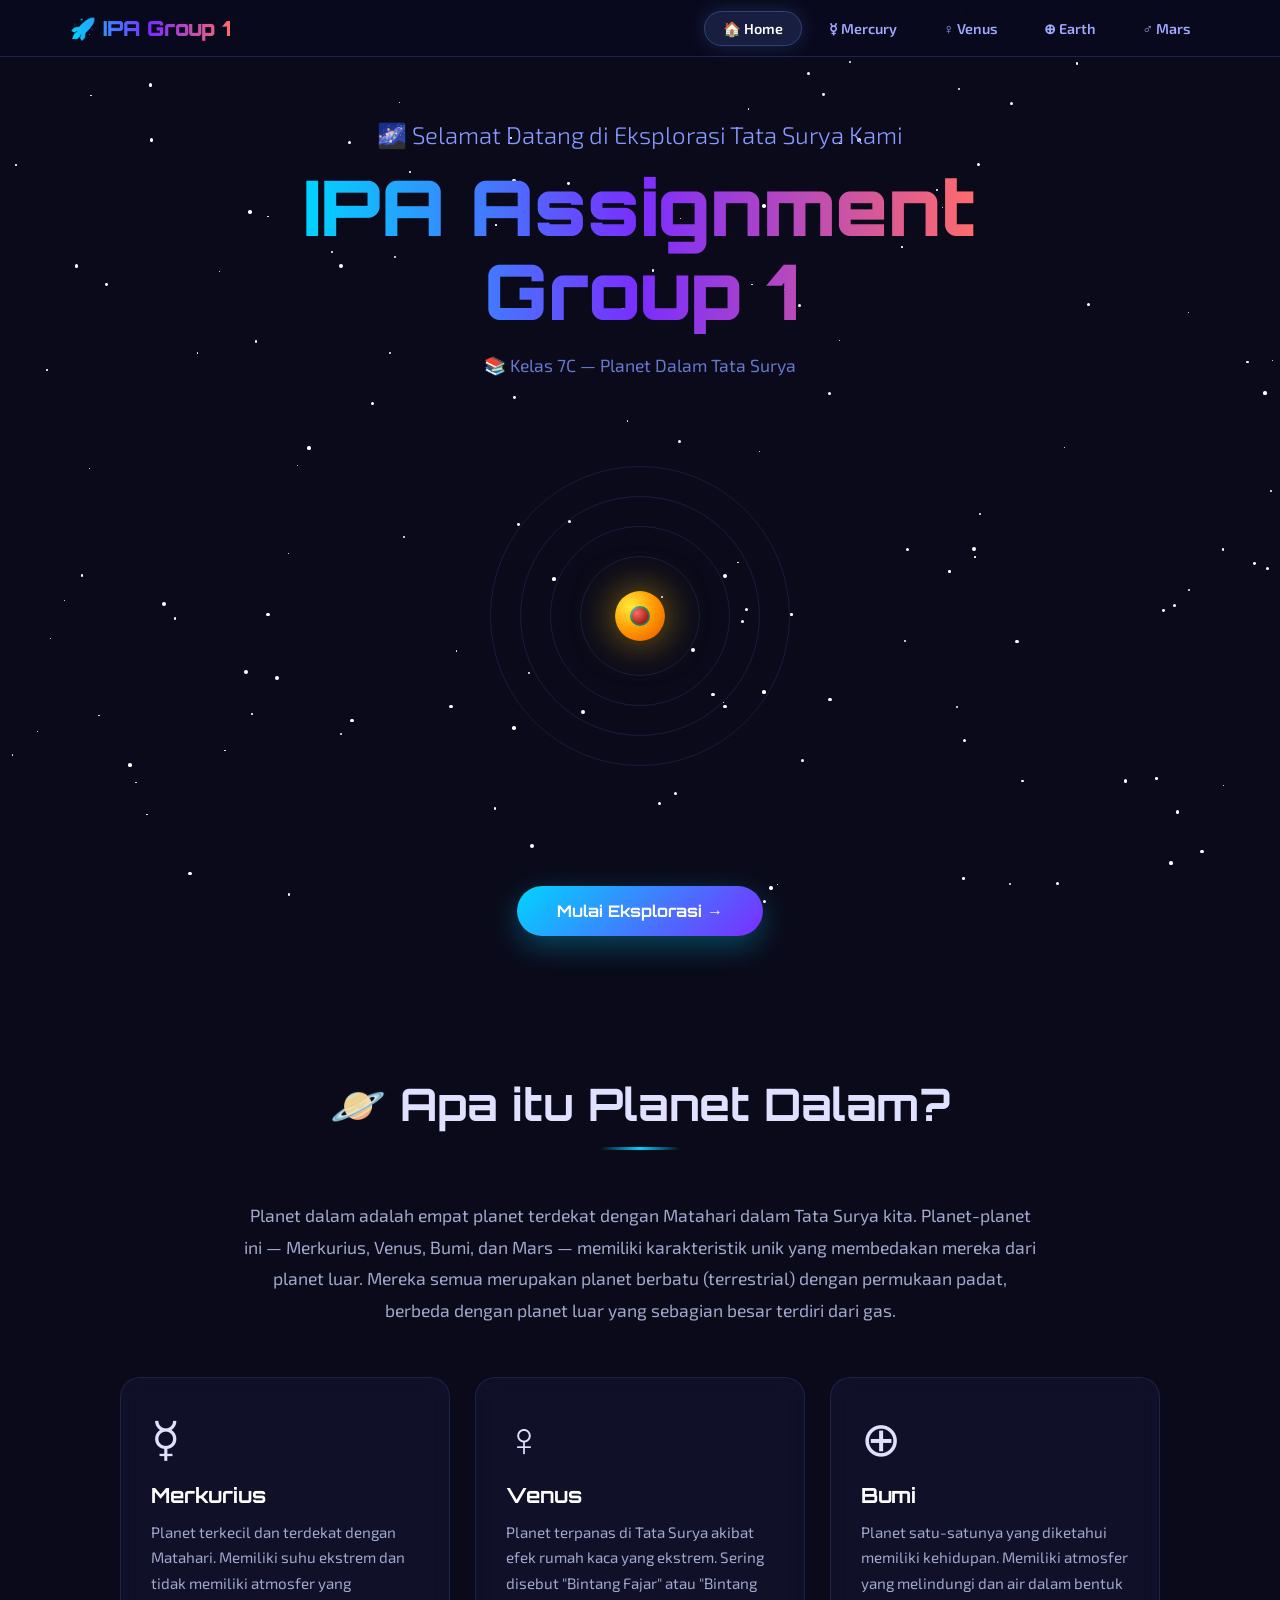
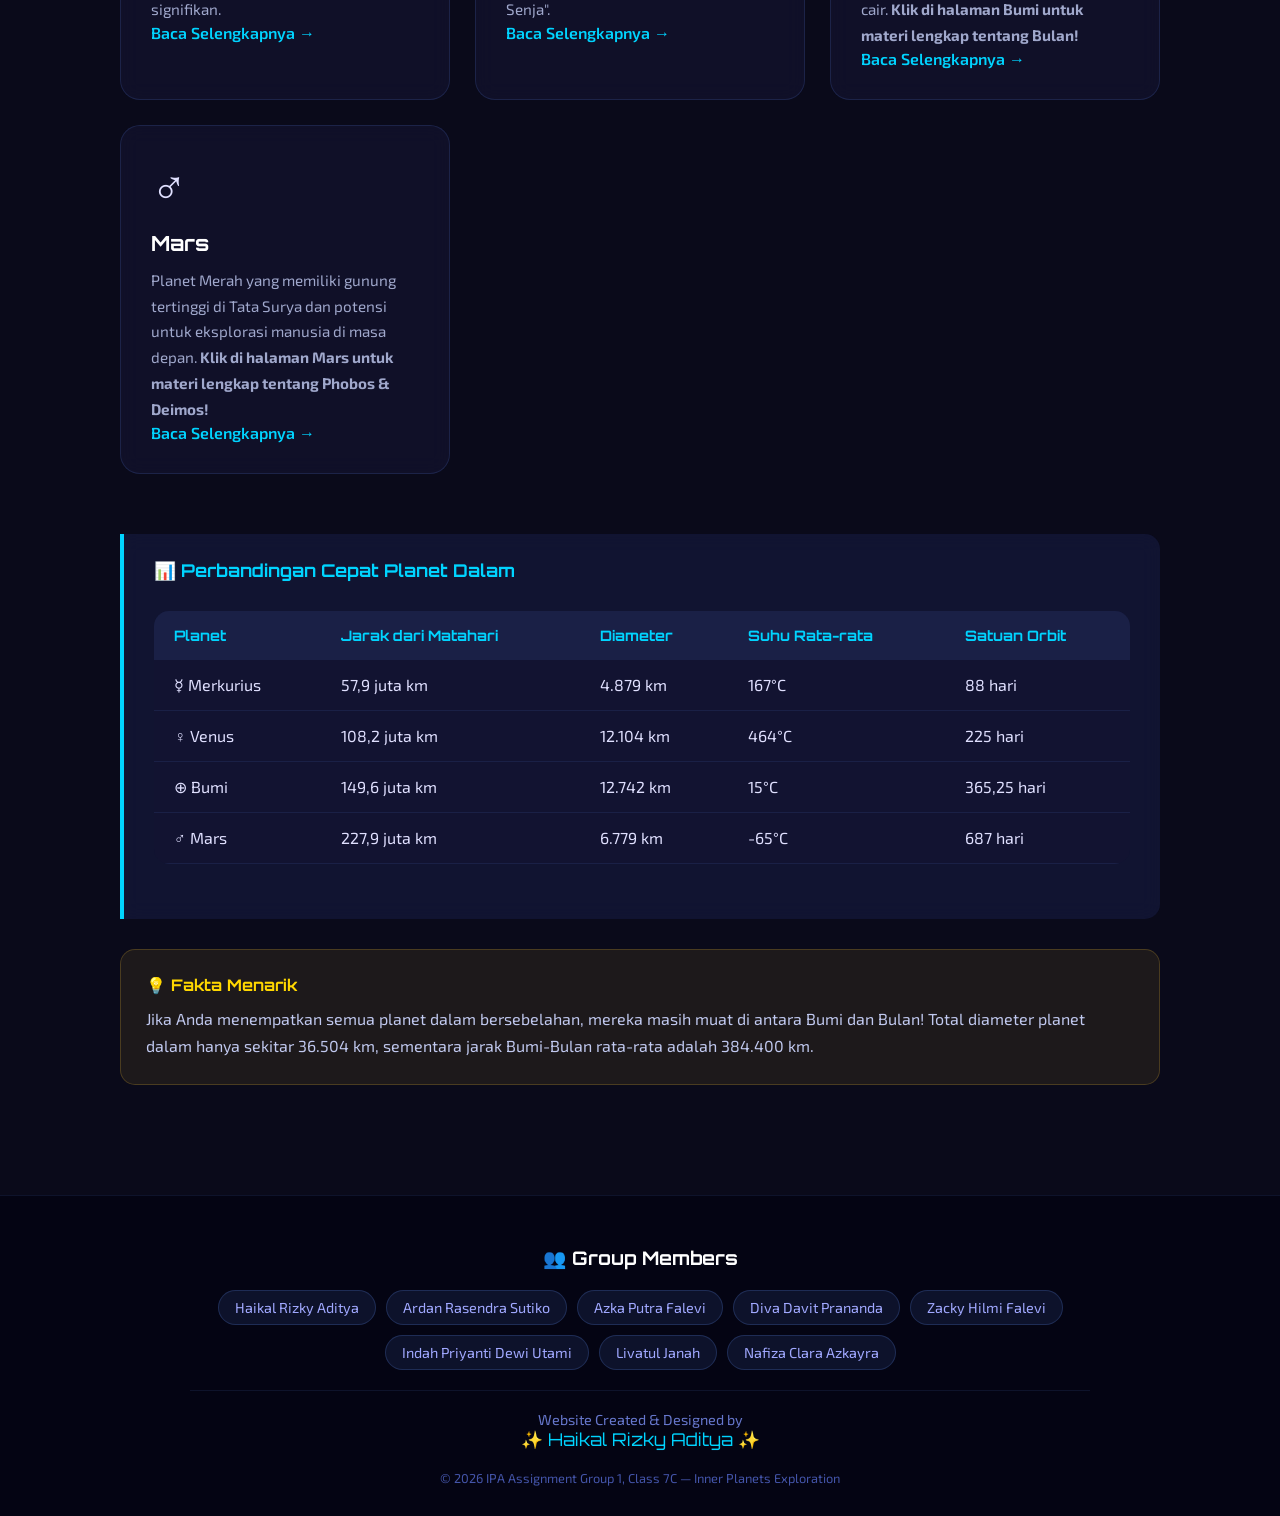
<file: index.html>
<!DOCTYPE html>
<html lang="id">
<head>
    <meta charset="UTF-8">
    <meta name="viewport" content="width=device-width, initial-scale=1.0">
    <title>IPA Assignment Group 1, Class 7C — Inner Planets</title>
    <link rel="stylesheet" href="style.css">
</head>
<body>
    <div class="stars"></div>
    <nav>
    <div class="nav-container">
        <div class="logo">🚀 IPA Group 1</div>
        <ul class="nav-links">
            <li><a href="index.html" class="active">🏠 Home</a></li><li><a href="mercury.html" class="">☿ Mercury</a></li><li><a href="venus.html" class="">♀ Venus</a></li><li><a href="earth.html" class="">⊕ Earth</a></li><li><a href="mars.html" class="">♂ Mars</a></li>
        </ul>
    </div>
</nav>
    
    <section class="hero">
        <div class="hero-content">
            <p class="subtitle">🌌 Selamat Datang di Eksplorasi Tata Surya Kami</p>
            <h1 style="background: linear-gradient(90deg, #00d4ff, #7b2dff, #ff6b6b); -webkit-background-clip: text; -webkit-text-fill-color: transparent; background-clip: text;">
                IPA Assignment<br>Group 1
            </h1>
            <p class="class-info">📚 Kelas 7C — Planet Dalam Tata Surya</p>

            <div class="orbit-container">
                <div class="orbit-ring" style="width: 120px; height: 120px;"></div>
                <div class="orbit-ring" style="width: 180px; height: 180px;"></div>
                <div class="orbit-ring" style="width: 240px; height: 240px;"></div>
                <div class="orbit-ring" style="width: 300px; height: 300px;"></div>
                <div class="orbit-planet" style="width: 50px; height: 50px; background: radial-gradient(circle at 30% 30%, #ffeb3b, #ff9800, #e65100); box-shadow: 0 0 40px rgba(255, 200, 0, 0.6);"></div>
                <div class="orbit-planet" style="width: 12px; height: 12px; background: radial-gradient(circle at 30% 30%, #c0c0c0, #808080, #404040); animation: orbit1 4s linear infinite;"></div>
                <div class="orbit-planet" style="width: 18px; height: 18px; background: radial-gradient(circle at 30% 30%, #ffd700, #daa520, #b8860b); animation: orbit2 7s linear infinite;"></div>
                <div class="orbit-planet" style="width: 20px; height: 20px; background: radial-gradient(circle at 30% 30%, #4fc3f7, #2e7d32, #1565c0); animation: orbit3 10s linear infinite;"></div>
                <div class="orbit-planet" style="width: 16px; height: 16px; background: radial-gradient(circle at 30% 30%, #ff6b6b, #c0392b, #8b0000); animation: orbit4 15s linear infinite;"></div>
            </div>

            <a href="mercury.html" class="cta-button">Mulai Eksplorasi →</a>
        </div>
    </section>

    <section class="content-section">
        <h2 class="section-title fade-in">🪐 Apa itu Planet Dalam?</h2>
        <p style="text-align: center; max-width: 800px; margin: 0 auto 50px; color: #a0a8cc; line-height: 1.8; font-size: 1.1rem;" class="fade-in">
            Planet dalam adalah empat planet terdekat dengan Matahari dalam Tata Surya kita. Planet-planet ini — Merkurius, Venus, Bumi, dan Mars — memiliki karakteristik unik yang membedakan mereka dari planet luar. Mereka semua merupakan planet berbatu (terrestrial) dengan permukaan padat, berbeda dengan planet luar yang sebagian besar terdiri dari gas.
        </p>

        <div class="cards-grid">
            <div class="card fade-in">
                <div class="card-icon">☿</div>
                <h3>Merkurius</h3>
                <p>Planet terkecil dan terdekat dengan Matahari. Memiliki suhu ekstrem dan tidak memiliki atmosfer yang signifikan.</p>
                <a href="mercury.html" style="color: #00d4ff; text-decoration: none; font-weight: 600;">Baca Selengkapnya →</a>
            </div>
            <div class="card fade-in">
                <div class="card-icon">♀</div>
                <h3>Venus</h3>
                <p>Planet terpanas di Tata Surya akibat efek rumah kaca yang ekstrem. Sering disebut "Bintang Fajar" atau "Bintang Senja".</p>
                <a href="venus.html" style="color: #00d4ff; text-decoration: none; font-weight: 600;">Baca Selengkapnya →</a>
            </div>
            <div class="card fade-in">
                <div class="card-icon">⊕</div>
                <h3>Bumi</h3>
                <p>Planet satu-satunya yang diketahui memiliki kehidupan. Memiliki atmosfer yang melindungi dan air dalam bentuk cair. <strong>Klik di halaman Bumi untuk materi lengkap tentang Bulan!</strong></p>
                <a href="earth.html" style="color: #00d4ff; text-decoration: none; font-weight: 600;">Baca Selengkapnya →</a>
            </div>
            <div class="card fade-in">
                <div class="card-icon">♂</div>
                <h3>Mars</h3>
                <p>Planet Merah yang memiliki gunung tertinggi di Tata Surya dan potensi untuk eksplorasi manusia di masa depan. <strong>Klik di halaman Mars untuk materi lengkap tentang Phobos & Deimos!</strong></p>
                <a href="mars.html" style="color: #00d4ff; text-decoration: none; font-weight: 600;">Baca Selengkapnya →</a>
            </div>
        </div>

        <div class="info-box fade-in" style="border-color: #00d4ff; margin-top: 60px;">
            <h4 style="color: #00d4ff;">📊 Perbandingan Cepat Planet Dalam</h4>
            <table class="data-table">
                <tr><th>Planet</th><th>Jarak dari Matahari</th><th>Diameter</th><th>Suhu Rata-rata</th><th>Satuan Orbit</th></tr>
                <tr><td>☿ Merkurius</td><td>57,9 juta km</td><td>4.879 km</td><td>167°C</td><td>88 hari</td></tr>
                <tr><td>♀ Venus</td><td>108,2 juta km</td><td>12.104 km</td><td>464°C</td><td>225 hari</td></tr>
                <tr><td>⊕ Bumi</td><td>149,6 juta km</td><td>12.742 km</td><td>15°C</td><td>365,25 hari</td></tr>
                <tr><td>♂ Mars</td><td>227,9 juta km</td><td>6.779 km</td><td>-65°C</td><td>687 hari</td></tr>
            </table>
        </div>

        <div class="fun-fact fade-in">
            <h4>💡 Fakta Menarik</h4>
            <p style="color: #c0c8ee; line-height: 1.7;">
                Jika Anda menempatkan semua planet dalam bersebelahan, mereka masih muat di antara Bumi dan Bulan! Total diameter planet dalam hanya sekitar 36.504 km, sementara jarak Bumi-Bulan rata-rata adalah 384.400 km.
            </p>
        </div>
    </section>

    <footer>
    <div class="footer-content">
        <h3 style="font-family: 'Orbitron', sans-serif; margin-bottom: 15px; color: #fff;">👥 Group Members</h3>
        <div class="group-members">
            <span class="member-tag">Haikal Rizky Aditya</span>
            <span class="member-tag">Ardan Rasendra Sutiko</span>
            <span class="member-tag">Azka Putra Falevi</span>
            <span class="member-tag">Diva Davit Prananda</span>
            <span class="member-tag">Zacky Hilmi Falevi</span>
            <span class="member-tag">Indah Priyanti Dewi Utami</span>
            <span class="member-tag">Livatul Janah</span>
            <span class="member-tag">Nafiza Clara Azkayra</span>
        </div>
        <div class="creator">
            <p style="color: #6677cc; font-size: 0.9rem;">Website Created & Designed by</p>
            <p class="creator-name">✨ Haikal Rizky Aditya ✨</p>
        </div>
        <p style="margin-top: 20px; color: #4455aa; font-size: 0.8rem;">© 2026 IPA Assignment Group 1, Class 7C — Inner Planets Exploration</p>
    </div>
</footer>
    <script>
    document.addEventListener('DOMContentLoaded', function() {
        const starsContainer = document.querySelector('.stars');
        if (starsContainer) {
            for (let i = 0; i < 150; i++) {
                const star = document.createElement('div');
                star.className = 'star';
                star.style.left = Math.random() * 100 + '%';
                star.style.top = Math.random() * 100 + '%';
                star.style.width = Math.random() * 3 + 1 + 'px';
                star.style.height = star.style.width;
                star.style.setProperty('--duration', (Math.random() * 3 + 2) + 's');
                star.style.animationDelay = Math.random() * 5 + 's';
                starsContainer.appendChild(star);
            }
        }
        const observer = new IntersectionObserver((entries) => {
            entries.forEach(entry => {
                if (entry.isIntersecting) {
                    entry.target.classList.add('visible');
                }
            });
        }, { threshold: 0.1 });
        document.querySelectorAll('.fade-in').forEach(el => observer.observe(el));
    });
    </script>
</body>
  </html>
</file>
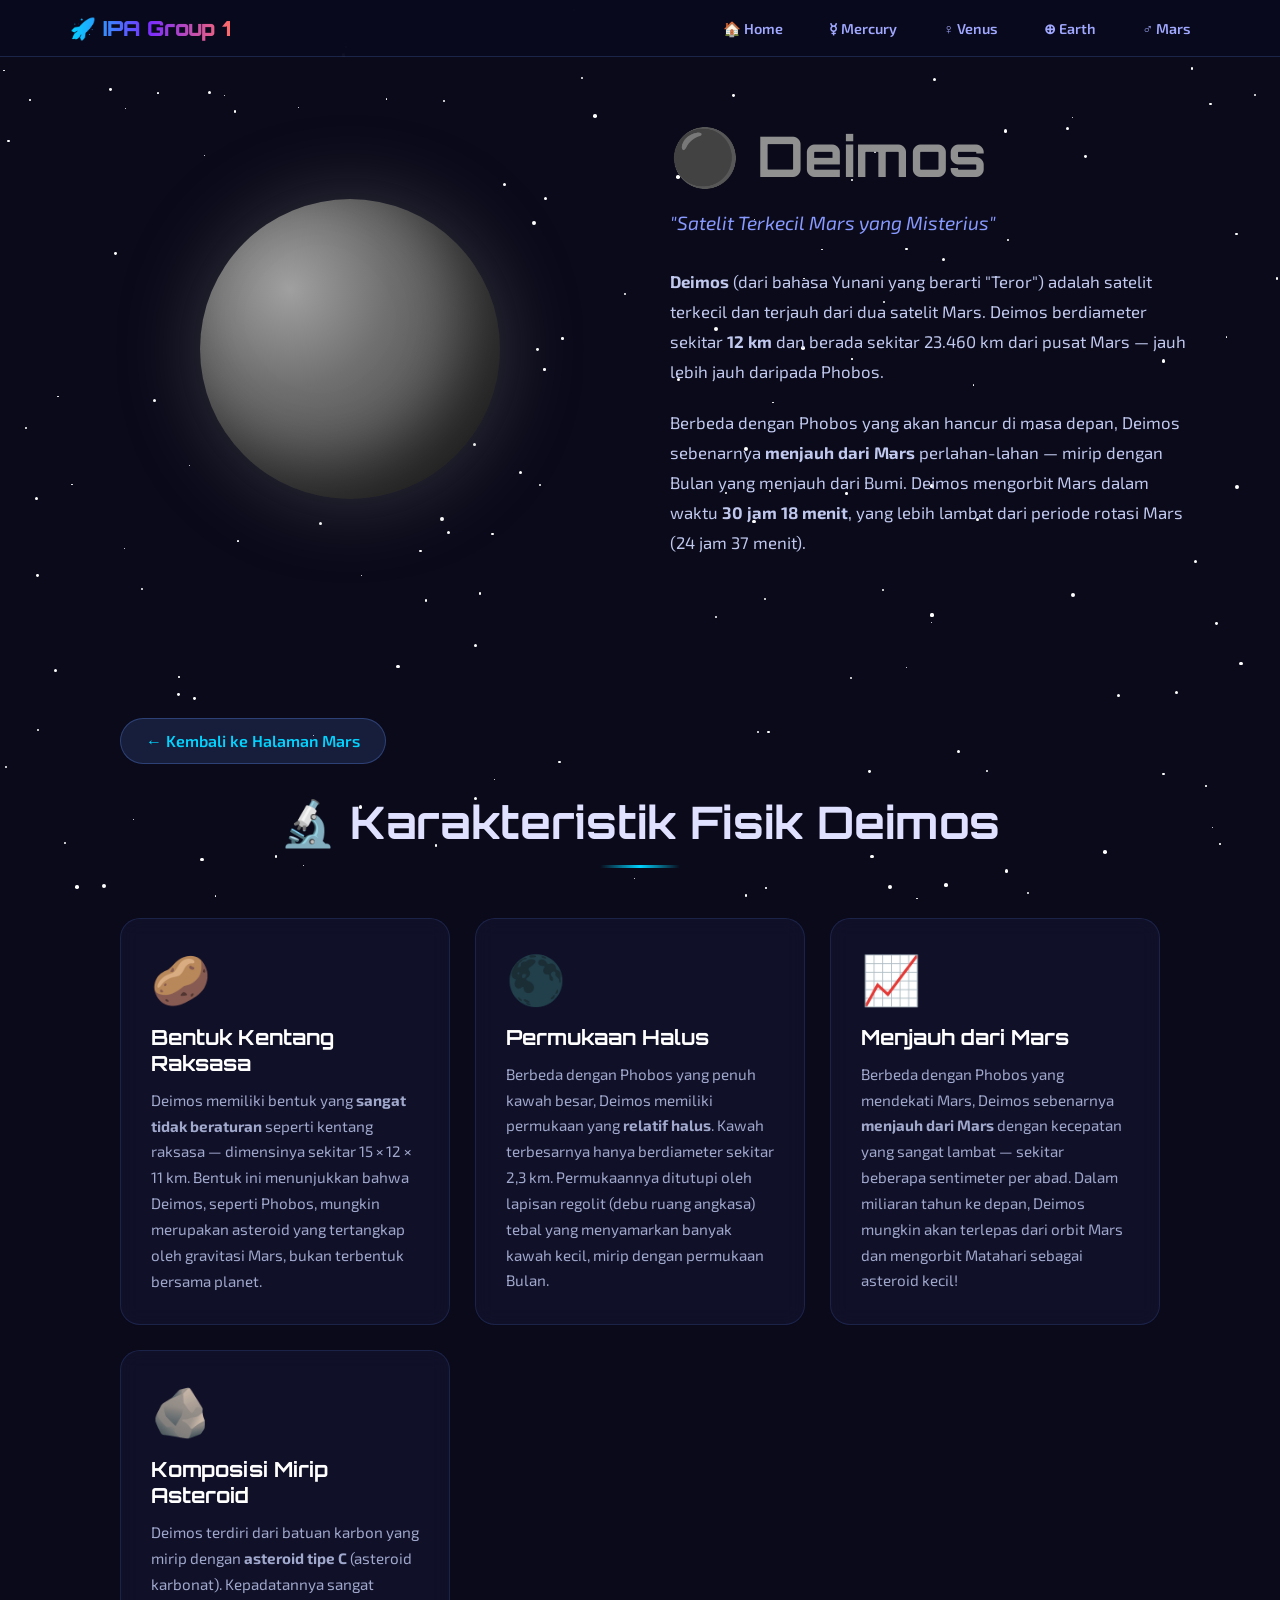
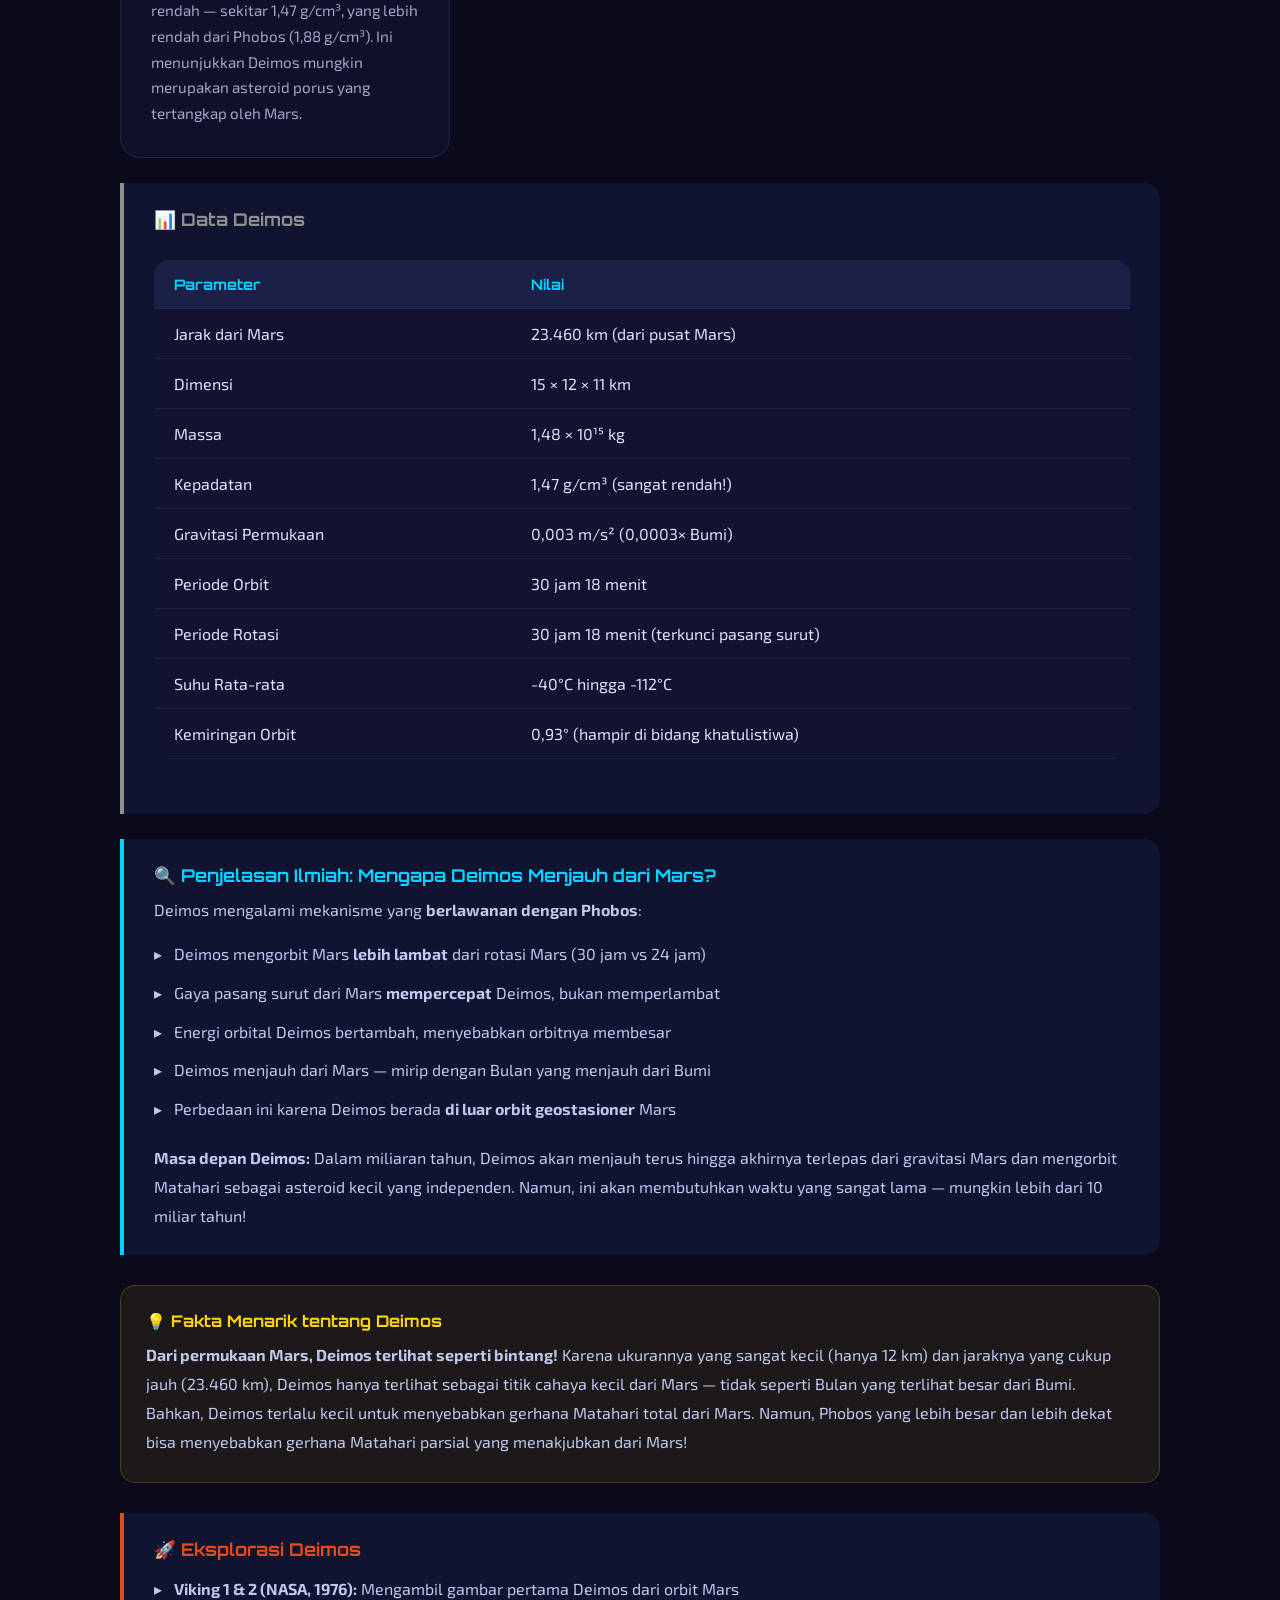
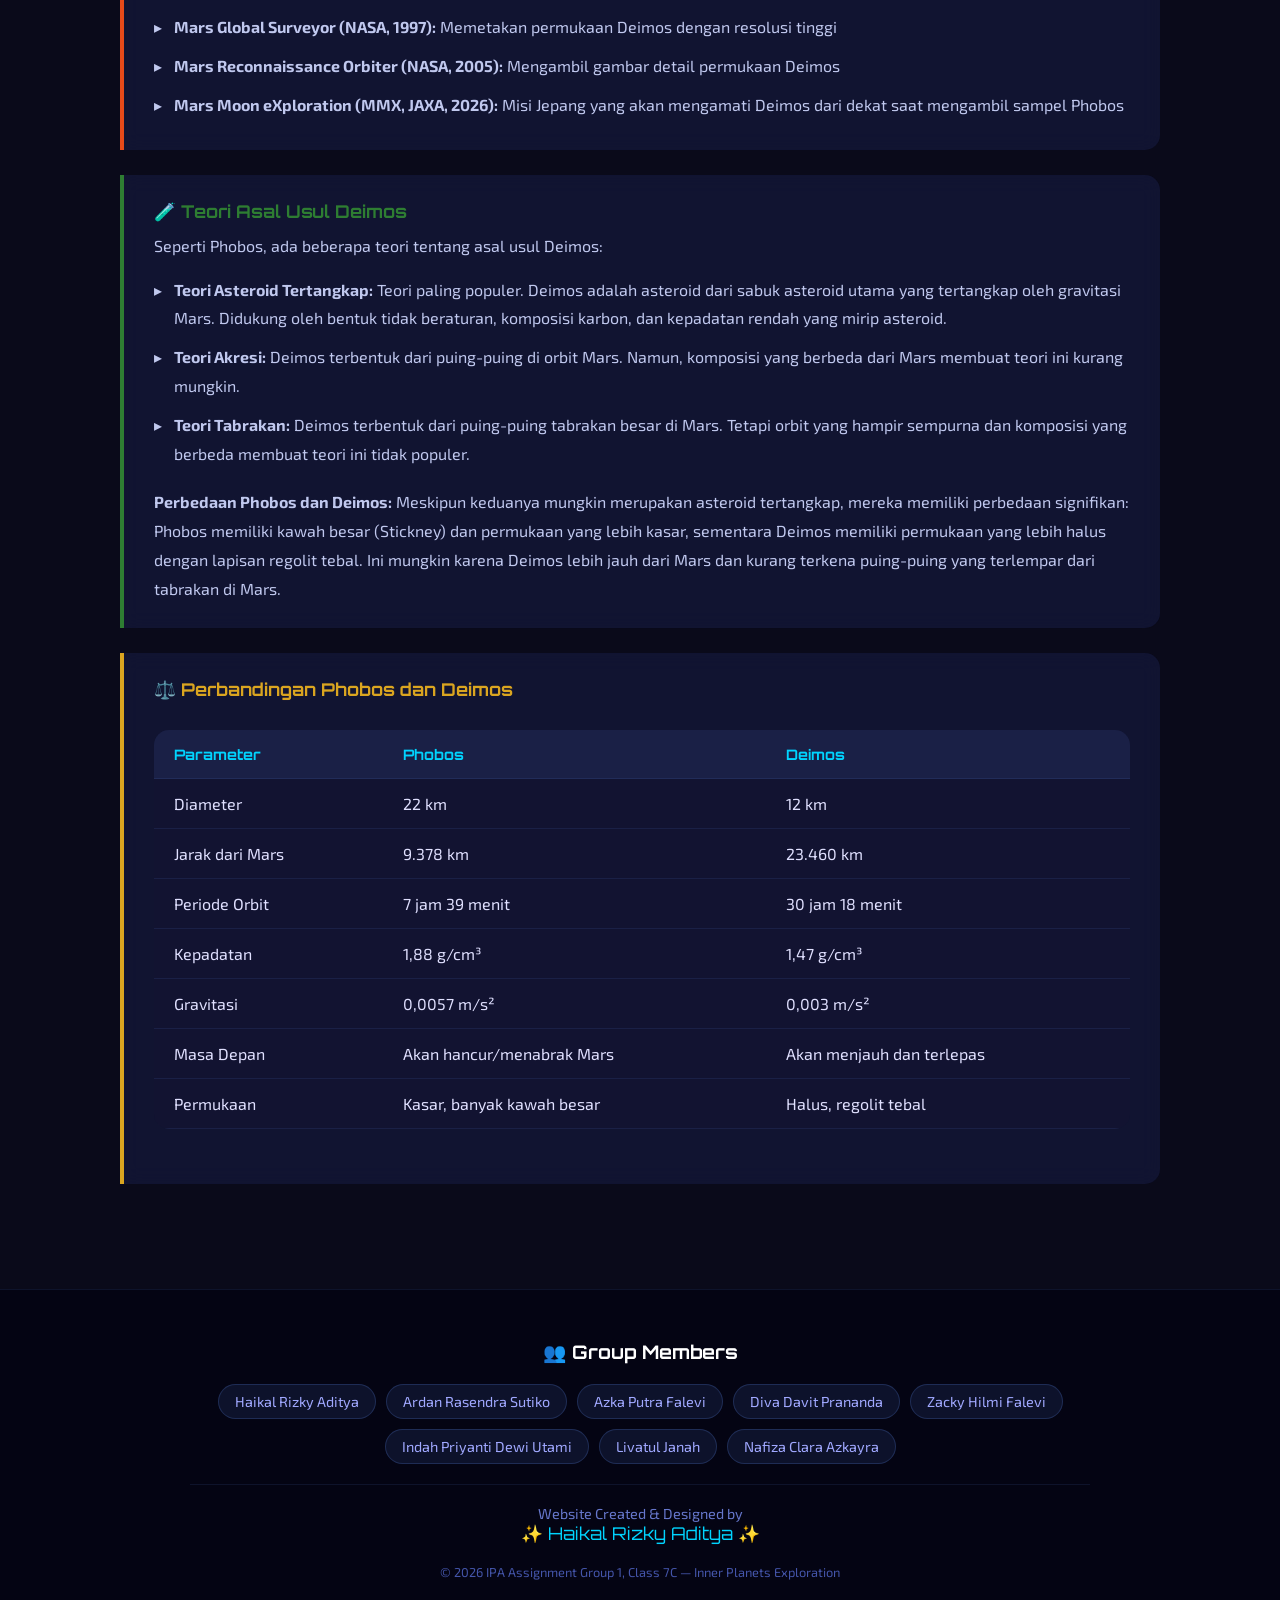
<file: deimos.html>
<!DOCTYPE html>
<html lang="id">
<head>
    <meta charset="UTF-8">
    <meta name="viewport" content="width=device-width, initial-scale=1.0">
    <title>Deimos — Satelit Mars — IPA Assignment Group 1, Class 7C</title>
    <link rel="stylesheet" href="style.css">
</head>
<body>
    <div class="stars"></div>
    <nav>
    <div class="nav-container">
        <div class="logo">🚀 IPA Group 1</div>
        <ul class="nav-links">
            <li><a href="index.html" class="">🏠 Home</a></li><li><a href="mercury.html" class="">☿ Mercury</a></li><li><a href="venus.html" class="">♀ Venus</a></li><li><a href="earth.html" class="">⊕ Earth</a></li><li><a href="mars.html" class="">♂ Mars</a></li>
        </ul>
    </div>
</nav>
    
    <section class="planet-hero" style="min-height: 60vh;">
        <div class="planet-hero-grid">
            <div class="planet-visual">
                <div class="planet-sphere" style="background: radial-gradient(circle at 30% 30%, #a0a0a0, #707070, #505050, #303030); box-shadow: 0 0 80px rgba(120, 120, 120, 0.4), inset -30px -30px 60px rgba(0,0,0,0.5);"></div>
            </div>
            <div class="planet-info">
                <h1 style="color: #909090;">⚫ Deimos</h1>
                <p class="planet-tagline">"Satelit Terkecil Mars yang Misterius"</p>
                <p><strong>Deimos</strong> (dari bahasa Yunani yang berarti "Teror") adalah satelit terkecil dan terjauh dari dua satelit Mars. Deimos berdiameter sekitar <strong>12 km</strong> dan berada sekitar 23.460 km dari pusat Mars — jauh lebih jauh daripada Phobos.</p>
                <p>Berbeda dengan Phobos yang akan hancur di masa depan, Deimos sebenarnya <strong>menjauh dari Mars</strong> perlahan-lahan — mirip dengan Bulan yang menjauh dari Bumi. Deimos mengorbit Mars dalam waktu <strong>30 jam 18 menit</strong>, yang lebih lambat dari periode rotasi Mars (24 jam 37 menit).</p>
            </div>
        </div>
    </section>

    <section class="content-section">
        <a href="mars.html" class="back-button">← Kembali ke Halaman Mars</a>

        <h2 class="section-title fade-in">🔬 Karakteristik Fisik Deimos</h2>

        <div class="cards-grid">
            <div class="card fade-in">
                <div class="card-icon">🥔</div>
                <h3>Bentuk Kentang Raksasa</h3>
                <p>Deimos memiliki bentuk yang <strong>sangat tidak beraturan</strong> seperti kentang raksasa — dimensinya sekitar 15 × 12 × 11 km. Bentuk ini menunjukkan bahwa Deimos, seperti Phobos, mungkin merupakan asteroid yang tertangkap oleh gravitasi Mars, bukan terbentuk bersama planet.</p>
            </div>
            <div class="card fade-in">
                <div class="card-icon">🌑</div>
                <h3>Permukaan Halus</h3>
                <p>Berbeda dengan Phobos yang penuh kawah besar, Deimos memiliki permukaan yang <strong>relatif halus</strong>. Kawah terbesarnya hanya berdiameter sekitar 2,3 km. Permukaannya ditutupi oleh lapisan regolit (debu ruang angkasa) tebal yang menyamarkan banyak kawah kecil, mirip dengan permukaan Bulan.</p>
            </div>
            <div class="card fade-in">
                <div class="card-icon">📈</div>
                <h3>Menjauh dari Mars</h3>
                <p>Berbeda dengan Phobos yang mendekati Mars, Deimos sebenarnya <strong>menjauh dari Mars</strong> dengan kecepatan yang sangat lambat — sekitar beberapa sentimeter per abad. Dalam miliaran tahun ke depan, Deimos mungkin akan terlepas dari orbit Mars dan mengorbit Matahari sebagai asteroid kecil!</p>
            </div>
            <div class="card fade-in">
                <div class="card-icon">🪨</div>
                <h3>Komposisi Mirip Asteroid</h3>
                <p>Deimos terdiri dari batuan karbon yang mirip dengan <strong>asteroid tipe C</strong> (asteroid karbonat). Kepadatannya sangat rendah — sekitar 1,47 g/cm³, yang lebih rendah dari Phobos (1,88 g/cm³). Ini menunjukkan Deimos mungkin merupakan asteroid porus yang tertangkap oleh Mars.</p>
            </div>
        </div>

        <div class="info-box fade-in" style="border-color: #909090;">
            <h4 style="color: #909090;">📊 Data Deimos</h4>
            <table class="data-table">
                <tr><th>Parameter</th><th>Nilai</th></tr>
                <tr><td>Jarak dari Mars</td><td>23.460 km (dari pusat Mars)</td></tr>
                <tr><td>Dimensi</td><td>15 × 12 × 11 km</td></tr>
                <tr><td>Massa</td><td>1,48 × 10¹⁵ kg</td></tr>
                <tr><td>Kepadatan</td><td>1,47 g/cm³ (sangat rendah!)</td></tr>
                <tr><td>Gravitasi Permukaan</td><td>0,003 m/s² (0,0003× Bumi)</td></tr>
                <tr><td>Periode Orbit</td><td>30 jam 18 menit</td></tr>
                <tr><td>Periode Rotasi</td><td>30 jam 18 menit (terkunci pasang surut)</td></tr>
                <tr><td>Suhu Rata-rata</td><td>-40°C hingga -112°C</td></tr>
                <tr><td>Kemiringan Orbit</td><td>0,93° (hampir di bidang khatulistiwa)</td></tr>
            </table>
        </div>

        <div class="info-box fade-in" style="border-color: #00d4ff;">
            <h4 style="color: #00d4ff;">🔍 Penjelasan Ilmiah: Mengapa Deimos Menjauh dari Mars?</h4>
            <p style="color: #c0c8ee; line-height: 1.8;">Deimos mengalami mekanisme yang <strong>berlawanan dengan Phobos</strong>:</p>
            <ul style="color: #c0c8ee; line-height: 1.8; margin-top: 10px;">
                <li>Deimos mengorbit Mars <strong>lebih lambat</strong> dari rotasi Mars (30 jam vs 24 jam)</li>
                <li>Gaya pasang surut dari Mars <strong>mempercepat</strong> Deimos, bukan memperlambat</li>
                <li>Energi orbital Deimos bertambah, menyebabkan orbitnya membesar</li>
                <li>Deimos menjauh dari Mars — mirip dengan Bulan yang menjauh dari Bumi</li>
                <li>Perbedaan ini karena Deimos berada <strong>di luar orbit geostasioner</strong> Mars</li>
            </ul>
            <p style="color: #c0c8ee; line-height: 1.8; margin-top: 15px;"><strong>Masa depan Deimos:</strong> Dalam miliaran tahun, Deimos akan menjauh terus hingga akhirnya terlepas dari gravitasi Mars dan mengorbit Matahari sebagai asteroid kecil yang independen. Namun, ini akan membutuhkan waktu yang sangat lama — mungkin lebih dari 10 miliar tahun!</p>
        </div>

        <div class="fun-fact fade-in">
            <h4>💡 Fakta Menarik tentang Deimos</h4>
            <p style="color: #c0c8ee; line-height: 1.8;"><strong>Dari permukaan Mars, Deimos terlihat seperti bintang!</strong> Karena ukurannya yang sangat kecil (hanya 12 km) dan jaraknya yang cukup jauh (23.460 km), Deimos hanya terlihat sebagai titik cahaya kecil dari Mars — tidak seperti Bulan yang terlihat besar dari Bumi. Bahkan, Deimos terlalu kecil untuk menyebabkan gerhana Matahari total dari Mars. Namun, Phobos yang lebih besar dan lebih dekat bisa menyebabkan gerhana Matahari parsial yang menakjubkan dari Mars!</p>
        </div>

        <div class="info-box fade-in" style="border-color: #e64a19;">
            <h4 style="color: #e64a19;">🚀 Eksplorasi Deimos</h4>
            <ul style="color: #c0c8ee; line-height: 1.8; margin-top: 10px;">
                <li><strong>Viking 1 & 2 (NASA, 1976):</strong> Mengambil gambar pertama Deimos dari orbit Mars</li>
                <li><strong>Mars Global Surveyor (NASA, 1997):</strong> Memetakan permukaan Deimos dengan resolusi tinggi</li>
                <li><strong>Mars Reconnaissance Orbiter (NASA, 2005):</strong> Mengambil gambar detail permukaan Deimos</li>
                <li><strong>Mars Moon eXploration (MMX, JAXA, 2026):</strong> Misi Jepang yang akan mengamati Deimos dari dekat saat mengambil sampel Phobos</li>
            </ul>
        </div>

        <div class="info-box fade-in" style="border-color: #2e7d32;">
            <h4 style="color: #2e7d32;">🧪 Teori Asal Usul Deimos</h4>
            <p style="color: #c0c8ee; line-height: 1.8;">Seperti Phobos, ada beberapa teori tentang asal usul Deimos:</p>
            <ul style="color: #c0c8ee; line-height: 1.8; margin-top: 10px;">
                <li><strong>Teori Asteroid Tertangkap:</strong> Teori paling populer. Deimos adalah asteroid dari sabuk asteroid utama yang tertangkap oleh gravitasi Mars. Didukung oleh bentuk tidak beraturan, komposisi karbon, dan kepadatan rendah yang mirip asteroid.</li>
                <li><strong>Teori Akresi:</strong> Deimos terbentuk dari puing-puing di orbit Mars. Namun, komposisi yang berbeda dari Mars membuat teori ini kurang mungkin.</li>
                <li><strong>Teori Tabrakan:</strong> Deimos terbentuk dari puing-puing tabrakan besar di Mars. Tetapi orbit yang hampir sempurna dan komposisi yang berbeda membuat teori ini tidak populer.</li>
            </ul>
            <p style="color: #c0c8ee; line-height: 1.8; margin-top: 15px;"><strong>Perbedaan Phobos dan Deimos:</strong> Meskipun keduanya mungkin merupakan asteroid tertangkap, mereka memiliki perbedaan signifikan: Phobos memiliki kawah besar (Stickney) dan permukaan yang lebih kasar, sementara Deimos memiliki permukaan yang lebih halus dengan lapisan regolit tebal. Ini mungkin karena Deimos lebih jauh dari Mars dan kurang terkena puing-puing yang terlempar dari tabrakan di Mars.</p>
        </div>

        <div class="info-box fade-in" style="border-color: #daa520;">
            <h4 style="color: #daa520;">⚖️ Perbandingan Phobos dan Deimos</h4>
            <table class="data-table">
                <tr><th>Parameter</th><th>Phobos</th><th>Deimos</th></tr>
                <tr><td>Diameter</td><td>22 km</td><td>12 km</td></tr>
                <tr><td>Jarak dari Mars</td><td>9.378 km</td><td>23.460 km</td></tr>
                <tr><td>Periode Orbit</td><td>7 jam 39 menit</td><td>30 jam 18 menit</td></tr>
                <tr><td>Kepadatan</td><td>1,88 g/cm³</td><td>1,47 g/cm³</td></tr>
                <tr><td>Gravitasi</td><td>0,0057 m/s²</td><td>0,003 m/s²</td></tr>
                <tr><td>Masa Depan</td><td>Akan hancur/menabrak Mars</td><td>Akan menjauh dan terlepas</td></tr>
                <tr><td>Permukaan</td><td>Kasar, banyak kawah besar</td><td>Halus, regolit tebal</td></tr>
            </table>
        </div>
    </section>

    <footer>
    <div class="footer-content">
        <h3 style="font-family: 'Orbitron', sans-serif; margin-bottom: 15px; color: #fff;">👥 Group Members</h3>
        <div class="group-members">
            <span class="member-tag">Haikal Rizky Aditya</span>
            <span class="member-tag">Ardan Rasendra Sutiko</span>
            <span class="member-tag">Azka Putra Falevi</span>
            <span class="member-tag">Diva Davit Prananda</span>
            <span class="member-tag">Zacky Hilmi Falevi</span>
            <span class="member-tag">Indah Priyanti Dewi Utami</span>
            <span class="member-tag">Livatul Janah</span>
            <span class="member-tag">Nafiza Clara Azkayra</span>
        </div>
        <div class="creator">
            <p style="color: #6677cc; font-size: 0.9rem;">Website Created & Designed by</p>
            <p class="creator-name">✨ Haikal Rizky Aditya ✨</p>
        </div>
        <p style="margin-top: 20px; color: #4455aa; font-size: 0.8rem;">© 2026 IPA Assignment Group 1, Class 7C — Inner Planets Exploration</p>
    </div>
</footer>
    <script>
    document.addEventListener('DOMContentLoaded', function() {
        const starsContainer = document.querySelector('.stars');
        if (starsContainer) {
            for (let i = 0; i < 150; i++) {
                const star = document.createElement('div');
                star.className = 'star';
                star.style.left = Math.random() * 100 + '%';
                star.style.top = Math.random() * 100 + '%';
                star.style.width = Math.random() * 3 + 1 + 'px';
                star.style.height = star.style.width;
                star.style.setProperty('--duration', (Math.random() * 3 + 2) + 's');
                star.style.animationDelay = Math.random() * 5 + 's';
                starsContainer.appendChild(star);
            }
        }
        const observer = new IntersectionObserver((entries) => {
            entries.forEach(entry => {
                if (entry.isIntersecting) {
                    entry.target.classList.add('visible');
                }
            });
        }, { threshold: 0.1 });
        document.querySelectorAll('.fade-in').forEach(el => observer.observe(el));
    });
    </script>
</body>
</html>
</file>
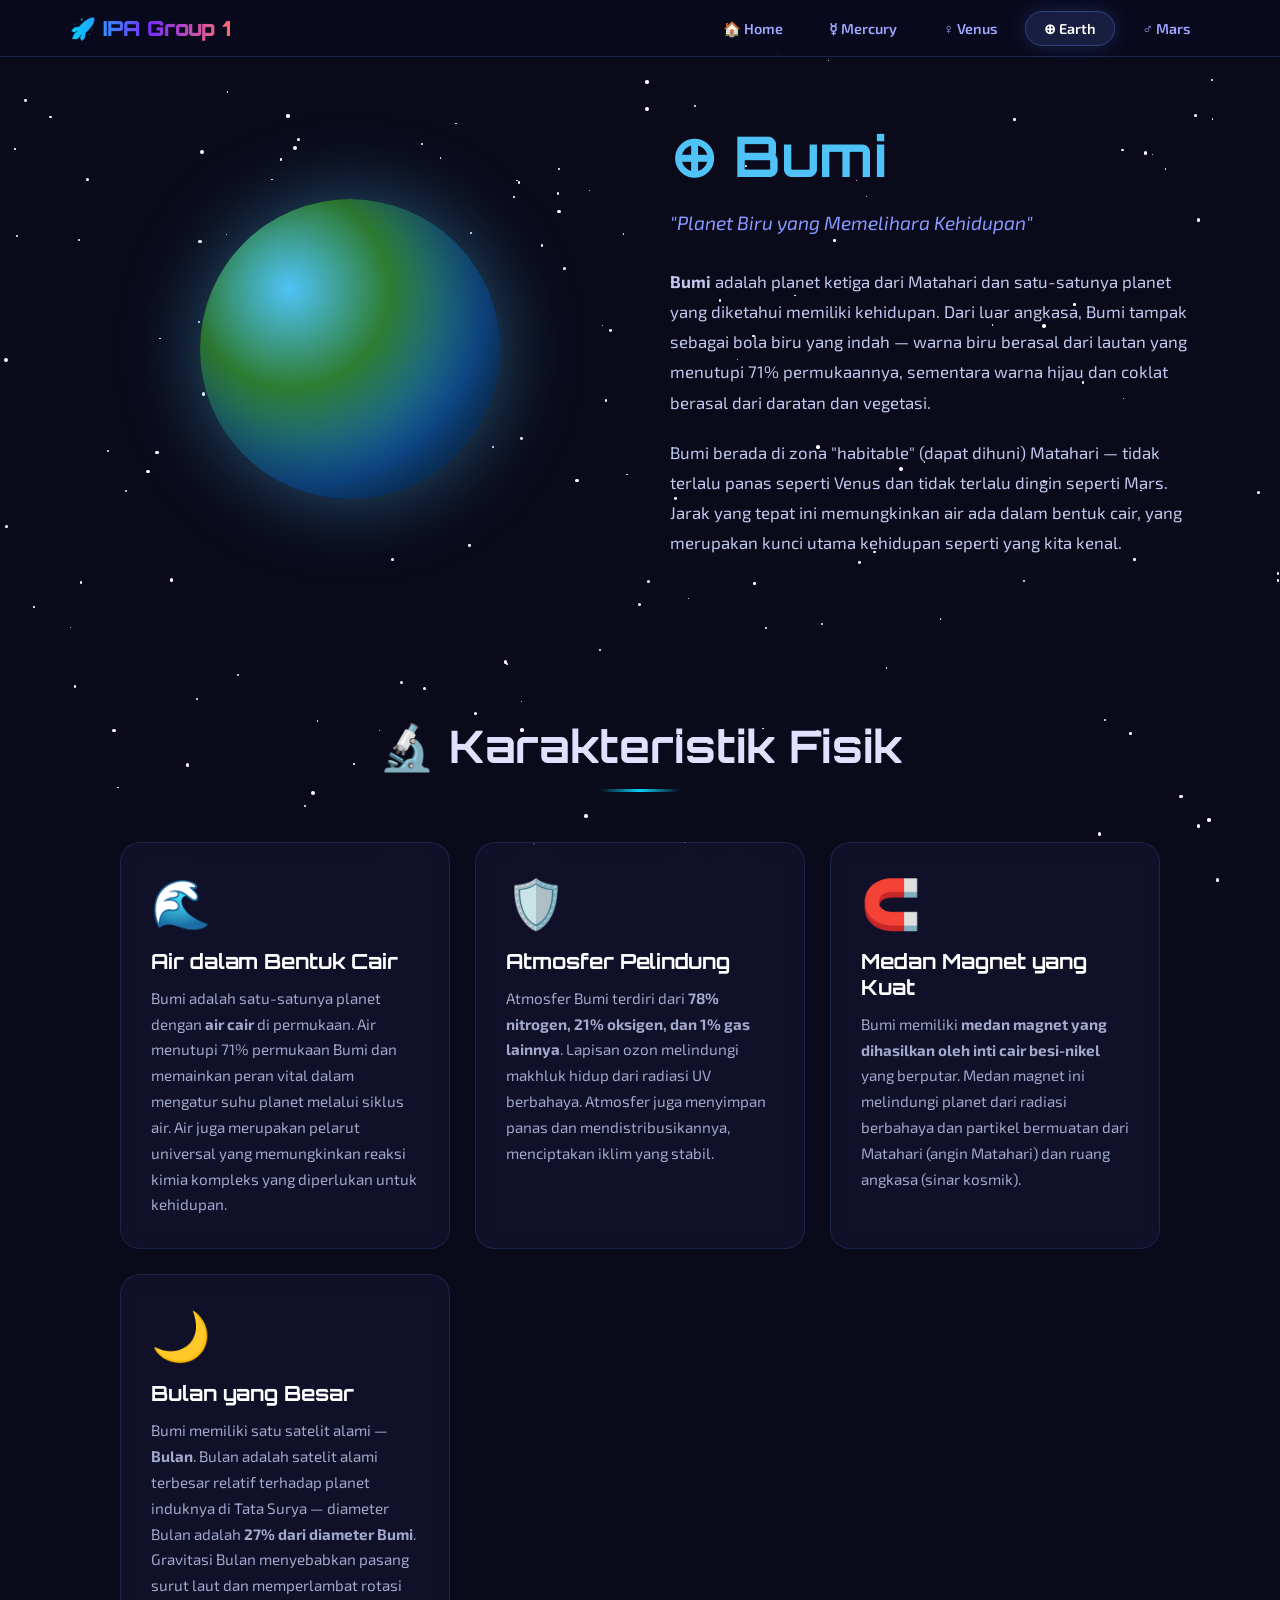
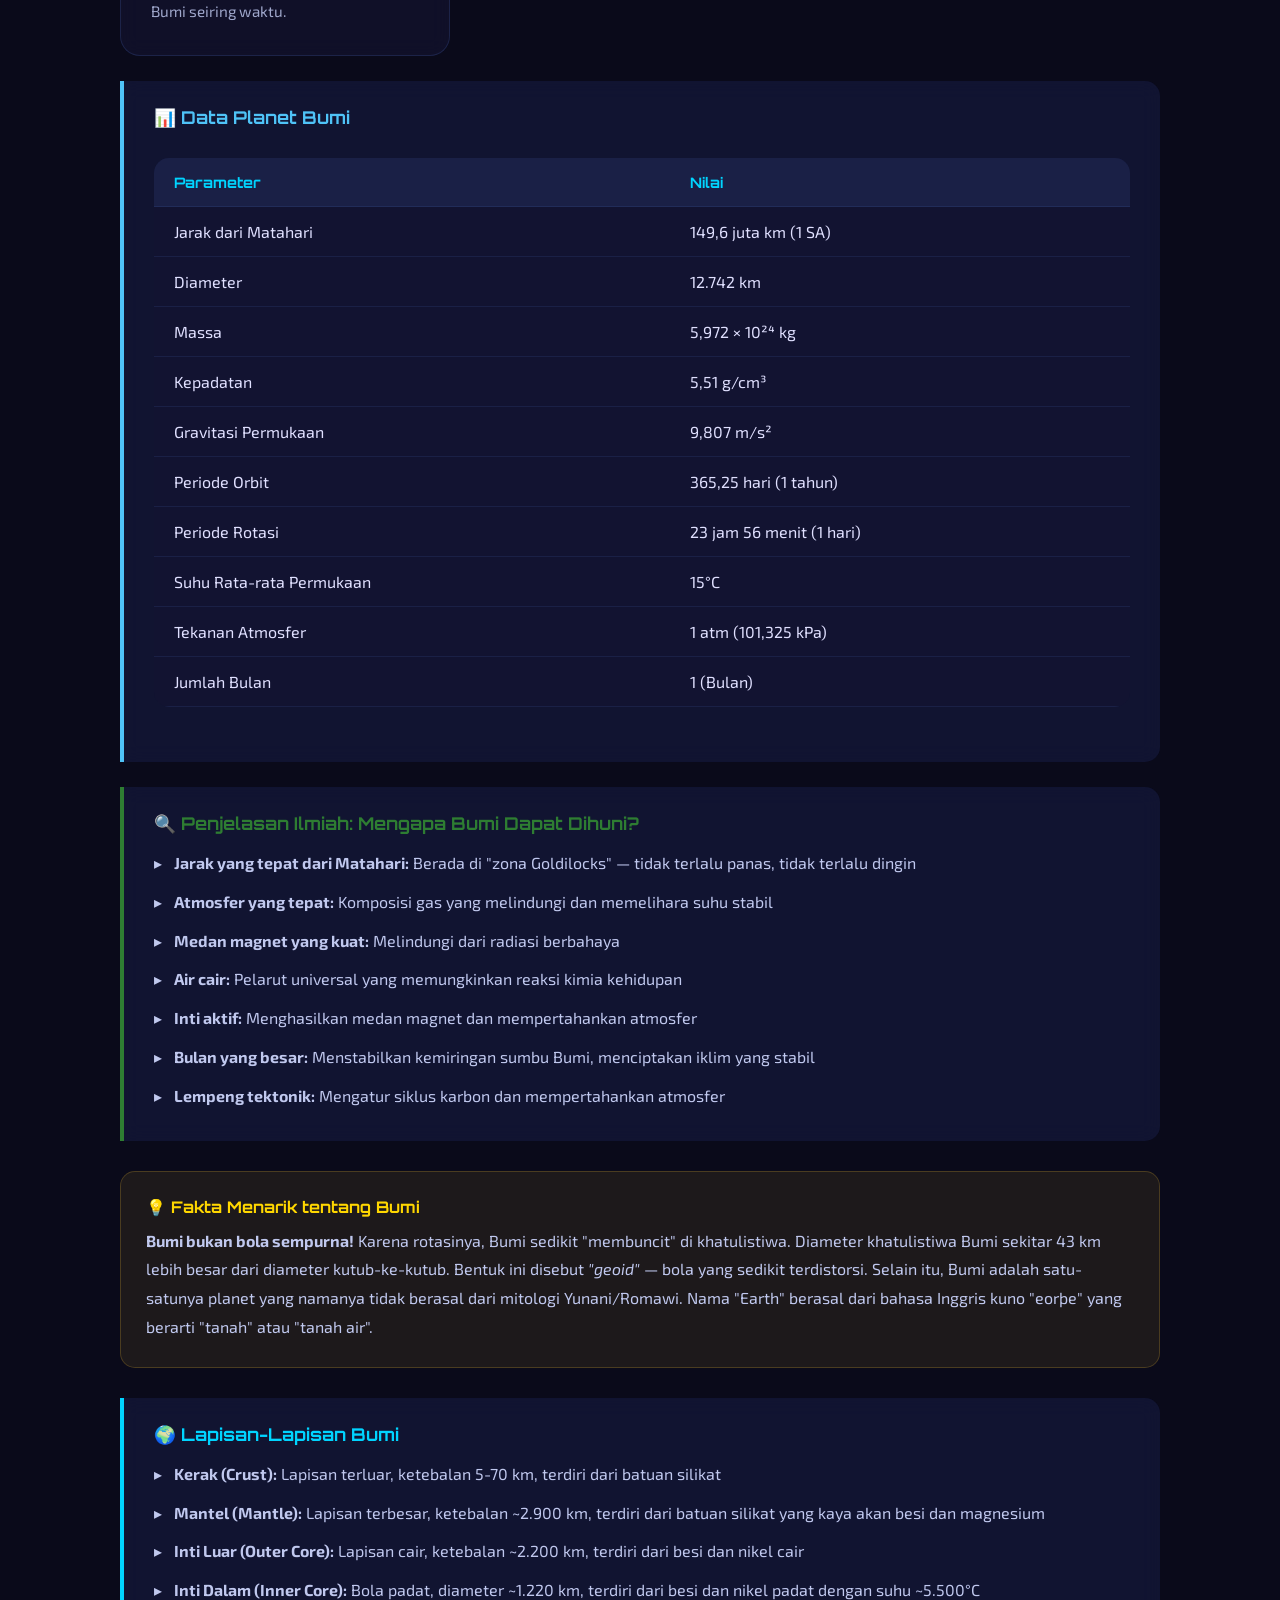
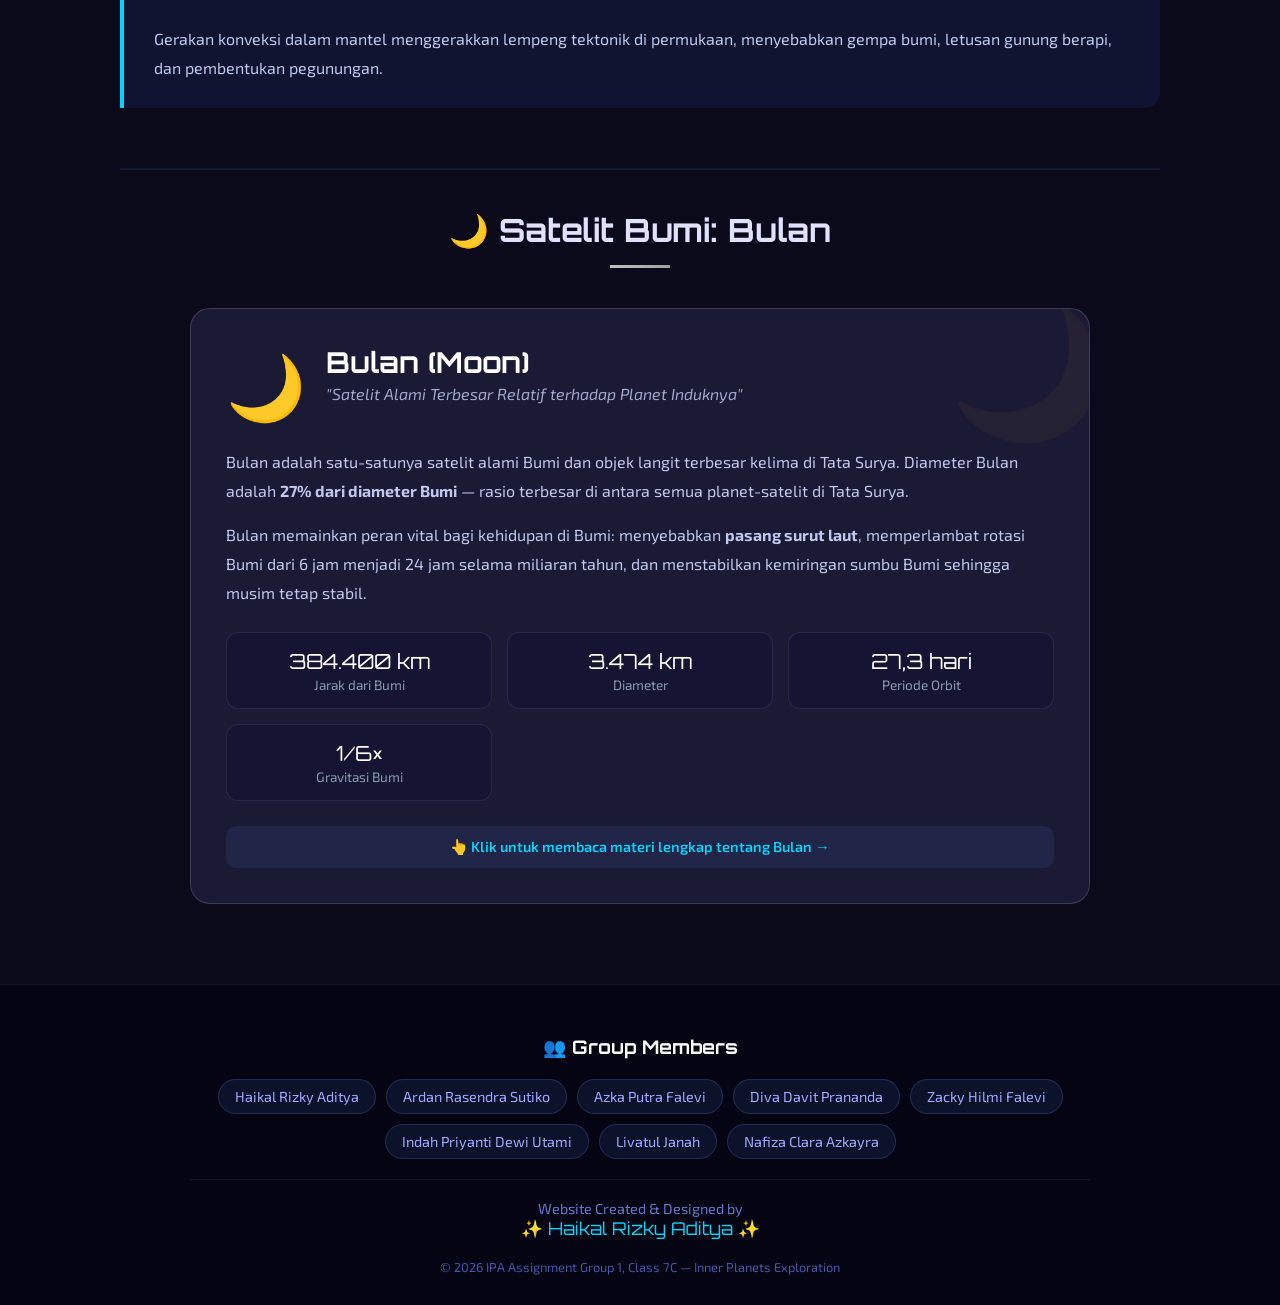
<file: earth.html>
<!DOCTYPE html>
<html lang="id">
<head>
    <meta charset="UTF-8">
    <meta name="viewport" content="width=device-width, initial-scale=1.0">
    <title>Bumi — IPA Assignment Group 1, Class 7C</title>
    <link rel="stylesheet" href="style.css">
</head>
<body>
    <div class="stars"></div>
    <nav>
    <div class="nav-container">
        <div class="logo">🚀 IPA Group 1</div>
        <ul class="nav-links">
            <li><a href="index.html" class="">🏠 Home</a></li><li><a href="mercury.html" class="">☿ Mercury</a></li><li><a href="venus.html" class="">♀ Venus</a></li><li><a href="earth.html" class="active">⊕ Earth</a></li><li><a href="mars.html" class="">♂ Mars</a></li>
        </ul>
    </div>
</nav>
    
    <section class="planet-hero">
        <div class="planet-hero-grid">
            <div class="planet-visual">
                <div class="planet-sphere" style="background: radial-gradient(circle at 30% 30%, #4fc3f7, #2e7d32, #1565c0, #0d3b66); box-shadow: 0 0 80px rgba(79, 195, 247, 0.4), inset -30px -30px 60px rgba(0,0,0,0.5);"></div>
            </div>
            <div class="planet-info">
                <h1 style="color: #4fc3f7;">⊕ Bumi</h1>
                <p class="planet-tagline">"Planet Biru yang Memelihara Kehidupan"</p>
                <p><strong>Bumi</strong> adalah planet ketiga dari Matahari dan satu-satunya planet yang diketahui memiliki kehidupan. Dari luar angkasa, Bumi tampak sebagai bola biru yang indah — warna biru berasal dari lautan yang menutupi 71% permukaannya, sementara warna hijau dan coklat berasal dari daratan dan vegetasi.</p>
                <p>Bumi berada di zona "habitable" (dapat dihuni) Matahari — tidak terlalu panas seperti Venus dan tidak terlalu dingin seperti Mars. Jarak yang tepat ini memungkinkan air ada dalam bentuk cair, yang merupakan kunci utama kehidupan seperti yang kita kenal.</p>
            </div>
        </div>
    </section>

    <section class="content-section">
        <h2 class="section-title fade-in">🔬 Karakteristik Fisik</h2>

        <div class="cards-grid">
            <div class="card fade-in">
                <div class="card-icon">🌊</div>
                <h3>Air dalam Bentuk Cair</h3>
                <p>Bumi adalah satu-satunya planet dengan <strong>air cair</strong> di permukaan. Air menutupi 71% permukaan Bumi dan memainkan peran vital dalam mengatur suhu planet melalui siklus air. Air juga merupakan pelarut universal yang memungkinkan reaksi kimia kompleks yang diperlukan untuk kehidupan.</p>
            </div>
            <div class="card fade-in">
                <div class="card-icon">🛡️</div>
                <h3>Atmosfer Pelindung</h3>
                <p>Atmosfer Bumi terdiri dari <strong>78% nitrogen, 21% oksigen, dan 1% gas lainnya</strong>. Lapisan ozon melindungi makhluk hidup dari radiasi UV berbahaya. Atmosfer juga menyimpan panas dan mendistribusikannya, menciptakan iklim yang stabil.</p>
            </div>
            <div class="card fade-in">
                <div class="card-icon">🧲</div>
                <h3>Medan Magnet yang Kuat</h3>
                <p>Bumi memiliki <strong>medan magnet yang dihasilkan oleh inti cair besi-nikel</strong> yang berputar. Medan magnet ini melindungi planet dari radiasi berbahaya dan partikel bermuatan dari Matahari (angin Matahari) dan ruang angkasa (sinar kosmik).</p>
            </div>
            <div class="card fade-in">
                <div class="card-icon">🌙</div>
                <h3>Bulan yang Besar</h3>
                <p>Bumi memiliki satu satelit alami — <strong>Bulan</strong>. Bulan adalah satelit alami terbesar relatif terhadap planet induknya di Tata Surya — diameter Bulan adalah <strong>27% dari diameter Bumi</strong>. Gravitasi Bulan menyebabkan pasang surut laut dan memperlambat rotasi Bumi seiring waktu.</p>
            </div>
        </div>

        <div class="info-box fade-in" style="border-color: #4fc3f7;">
            <h4 style="color: #4fc3f7;">📊 Data Planet Bumi</h4>
            <table class="data-table">
                <tr><th>Parameter</th><th>Nilai</th></tr>
                <tr><td>Jarak dari Matahari</td><td>149,6 juta km (1 SA)</td></tr>
                <tr><td>Diameter</td><td>12.742 km</td></tr>
                <tr><td>Massa</td><td>5,972 × 10²⁴ kg</td></tr>
                <tr><td>Kepadatan</td><td>5,51 g/cm³</td></tr>
                <tr><td>Gravitasi Permukaan</td><td>9,807 m/s²</td></tr>
                <tr><td>Periode Orbit</td><td>365,25 hari (1 tahun)</td></tr>
                <tr><td>Periode Rotasi</td><td>23 jam 56 menit (1 hari)</td></tr>
                <tr><td>Suhu Rata-rata Permukaan</td><td>15°C</td></tr>
                <tr><td>Tekanan Atmosfer</td><td>1 atm (101,325 kPa)</td></tr>
                <tr><td>Jumlah Bulan</td><td>1 (Bulan)</td></tr>
            </table>
        </div>

        <div class="info-box fade-in" style="border-color: #2e7d32;">
            <h4 style="color: #2e7d32;">🔍 Penjelasan Ilmiah: Mengapa Bumi Dapat Dihuni?</h4>
            <ul style="color: #c0c8ee; line-height: 1.8; margin-top: 10px;">
                <li><strong>Jarak yang tepat dari Matahari:</strong> Berada di "zona Goldilocks" — tidak terlalu panas, tidak terlalu dingin</li>
                <li><strong>Atmosfer yang tepat:</strong> Komposisi gas yang melindungi dan memelihara suhu stabil</li>
                <li><strong>Medan magnet yang kuat:</strong> Melindungi dari radiasi berbahaya</li>
                <li><strong>Air cair:</strong> Pelarut universal yang memungkinkan reaksi kimia kehidupan</li>
                <li><strong>Inti aktif:</strong> Menghasilkan medan magnet dan mempertahankan atmosfer</li>
                <li><strong>Bulan yang besar:</strong> Menstabilkan kemiringan sumbu Bumi, menciptakan iklim yang stabil</li>
                <li><strong>Lempeng tektonik:</strong> Mengatur siklus karbon dan mempertahankan atmosfer</li>
            </ul>
        </div>

        <div class="fun-fact fade-in">
            <h4>💡 Fakta Menarik tentang Bumi</h4>
            <p style="color: #c0c8ee; line-height: 1.8;"><strong>Bumi bukan bola sempurna!</strong> Karena rotasinya, Bumi sedikit "membuncit" di khatulistiwa. Diameter khatulistiwa Bumi sekitar 43 km lebih besar dari diameter kutub-ke-kutub. Bentuk ini disebut <em>"geoid"</em> — bola yang sedikit terdistorsi. Selain itu, Bumi adalah satu-satunya planet yang namanya tidak berasal dari mitologi Yunani/Romawi. Nama "Earth" berasal dari bahasa Inggris kuno "eorþe" yang berarti "tanah" atau "tanah air".</p>
        </div>

        <div class="info-box fade-in" style="border-color: #00d4ff;">
            <h4 style="color: #00d4ff;">🌍 Lapisan-Lapisan Bumi</h4>
            <ul style="color: #c0c8ee; line-height: 1.8; margin-top: 10px;">
                <li><strong>Kerak (Crust):</strong> Lapisan terluar, ketebalan 5-70 km, terdiri dari batuan silikat</li>
                <li><strong>Mantel (Mantle):</strong> Lapisan terbesar, ketebalan ~2.900 km, terdiri dari batuan silikat yang kaya akan besi dan magnesium</li>
                <li><strong>Inti Luar (Outer Core):</strong> Lapisan cair, ketebalan ~2.200 km, terdiri dari besi dan nikel cair</li>
                <li><strong>Inti Dalam (Inner Core):</strong> Bola padat, diameter ~1.220 km, terdiri dari besi dan nikel padat dengan suhu ~5.500°C</li>
            </ul>
            <p style="color: #c0c8ee; line-height: 1.8; margin-top: 15px;">Gerakan konveksi dalam mantel menggerakkan lempeng tektonik di permukaan, menyebabkan gempa bumi, letusan gunung berapi, dan pembentukan pegunungan.</p>
        </div>

        <!-- CLICKABLE MOON SECTION -->
        <div class="moon-section fade-in">
            <h2 class="moon-title">🌙 Satelit Bumi: Bulan</h2>

            <a href="moon.html" class="moon-card">
                <div class="moon-card-header">
                    <div class="moon-icon">🌙</div>
                    <div>
                        <h3>Bulan (Moon)</h3>
                        <p class="moon-subtitle">"Satelit Alami Terbesar Relatif terhadap Planet Induknya"</p>
                    </div>
                </div>
                <p>Bulan adalah satu-satunya satelit alami Bumi dan objek langit terbesar kelima di Tata Surya. Diameter Bulan adalah <strong>27% dari diameter Bumi</strong> — rasio terbesar di antara semua planet-satelit di Tata Surya.</p>
                <p>Bulan memainkan peran vital bagi kehidupan di Bumi: menyebabkan <strong>pasang surut laut</strong>, memperlambat rotasi Bumi dari 6 jam menjadi 24 jam selama miliaran tahun, dan menstabilkan kemiringan sumbu Bumi sehingga musim tetap stabil.</p>

                <div class="moon-data-grid">
                    <div class="moon-data-item">
                        <span class="value">384.400 km</span>
                        <span class="label">Jarak dari Bumi</span>
                    </div>
                    <div class="moon-data-item">
                        <span class="value">3.474 km</span>
                        <span class="label">Diameter</span>
                    </div>
                    <div class="moon-data-item">
                        <span class="value">27,3 hari</span>
                        <span class="label">Periode Orbit</span>
                    </div>
                    <div class="moon-data-item">
                        <span class="value">1/6×</span>
                        <span class="label">Gravitasi Bumi</span>
                    </div>
                </div>

                <div class="moon-click-hint">
                    👆 Klik untuk membaca materi lengkap tentang Bulan →
                </div>
            </a>
        </div>
    </section>

    <footer>
    <div class="footer-content">
        <h3 style="font-family: 'Orbitron', sans-serif; margin-bottom: 15px; color: #fff;">👥 Group Members</h3>
        <div class="group-members">
            <span class="member-tag">Haikal Rizky Aditya</span>
            <span class="member-tag">Ardan Rasendra Sutiko</span>
            <span class="member-tag">Azka Putra Falevi</span>
            <span class="member-tag">Diva Davit Prananda</span>
            <span class="member-tag">Zacky Hilmi Falevi</span>
            <span class="member-tag">Indah Priyanti Dewi Utami</span>
            <span class="member-tag">Livatul Janah</span>
            <span class="member-tag">Nafiza Clara Azkayra</span>
        </div>
        <div class="creator">
            <p style="color: #6677cc; font-size: 0.9rem;">Website Created & Designed by</p>
            <p class="creator-name">✨ Haikal Rizky Aditya ✨</p>
        </div>
        <p style="margin-top: 20px; color: #4455aa; font-size: 0.8rem;">© 2026 IPA Assignment Group 1, Class 7C — Inner Planets Exploration</p>
    </div>
</footer>
    <script>
    document.addEventListener('DOMContentLoaded', function() {
        const starsContainer = document.querySelector('.stars');
        if (starsContainer) {
            for (let i = 0; i < 150; i++) {
                const star = document.createElement('div');
                star.className = 'star';
                star.style.left = Math.random() * 100 + '%';
                star.style.top = Math.random() * 100 + '%';
                star.style.width = Math.random() * 3 + 1 + 'px';
                star.style.height = star.style.width;
                star.style.setProperty('--duration', (Math.random() * 3 + 2) + 's');
                star.style.animationDelay = Math.random() * 5 + 's';
                starsContainer.appendChild(star);
            }
        }
        const observer = new IntersectionObserver((entries) => {
            entries.forEach(entry => {
                if (entry.isIntersecting) {
                    entry.target.classList.add('visible');
                }
            });
        }, { threshold: 0.1 });
        document.querySelectorAll('.fade-in').forEach(el => observer.observe(el));
    });
    </script>
</body>
</html>
</file>
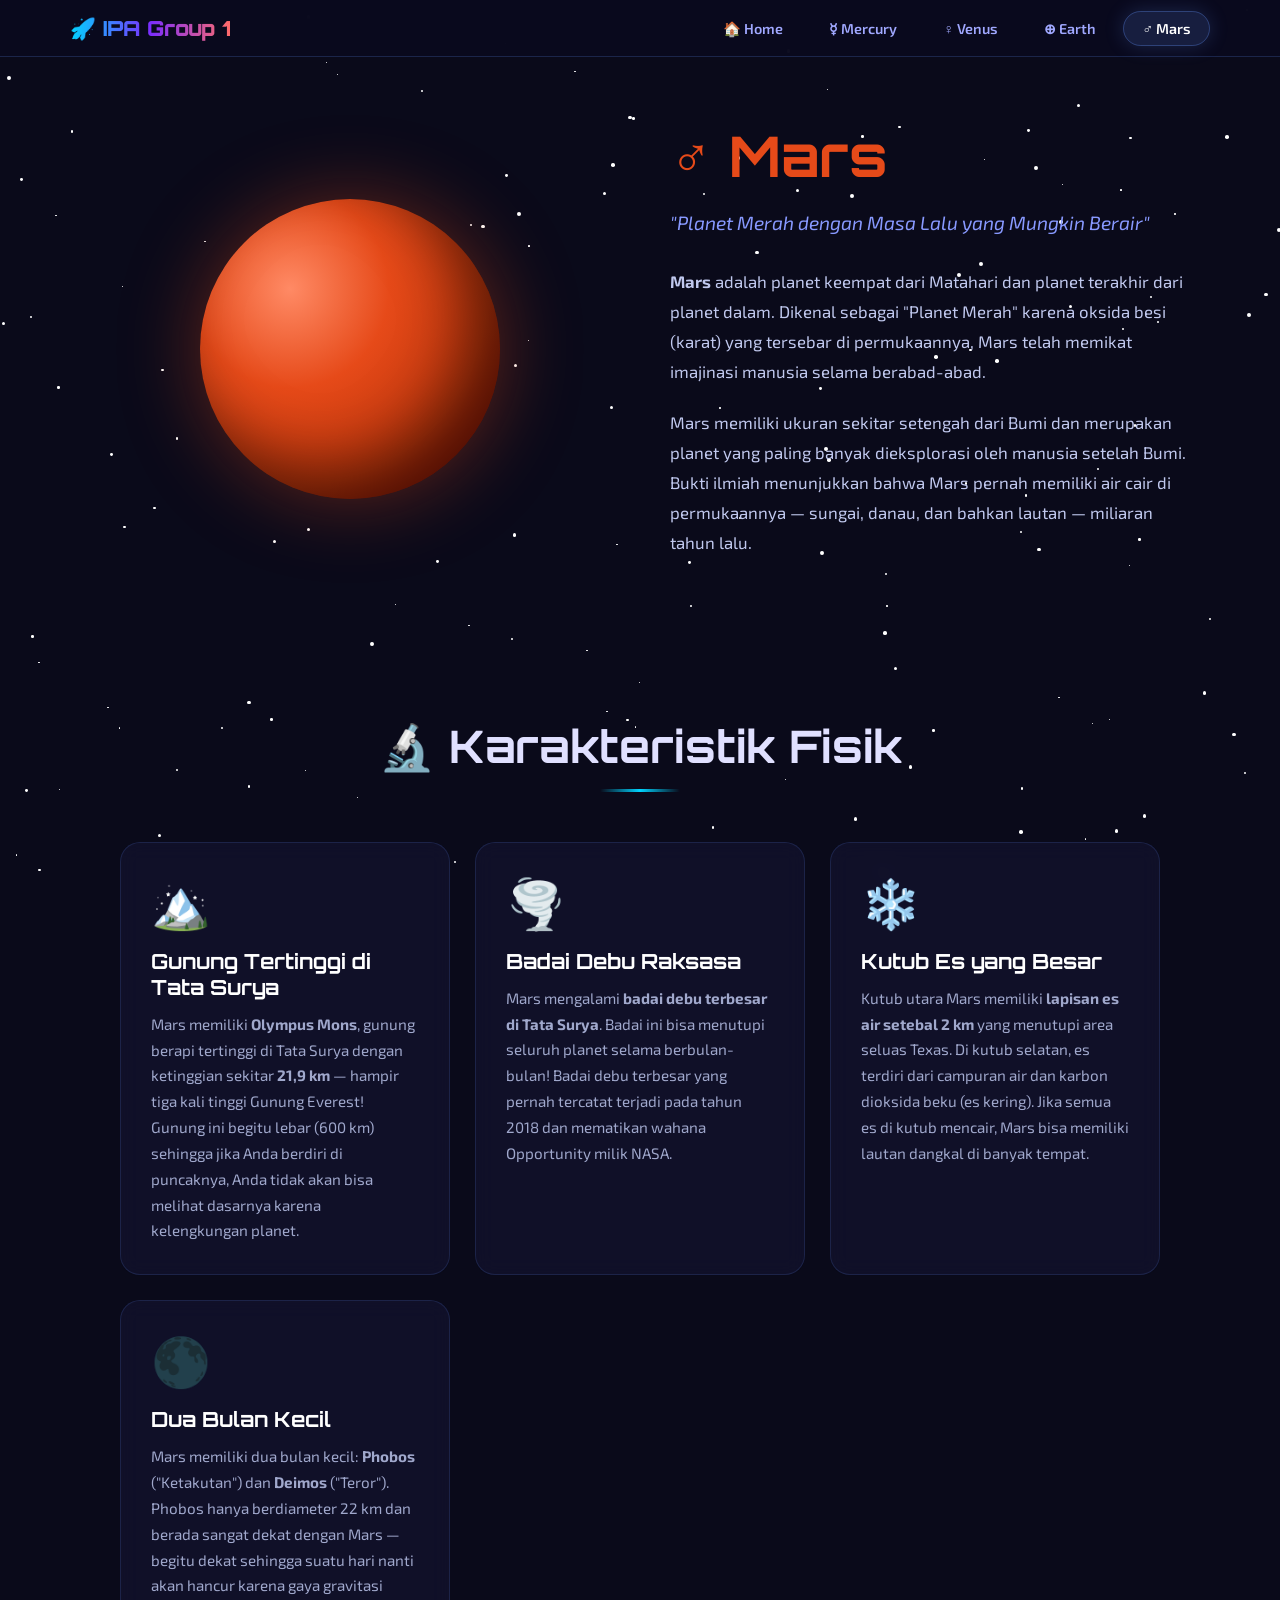
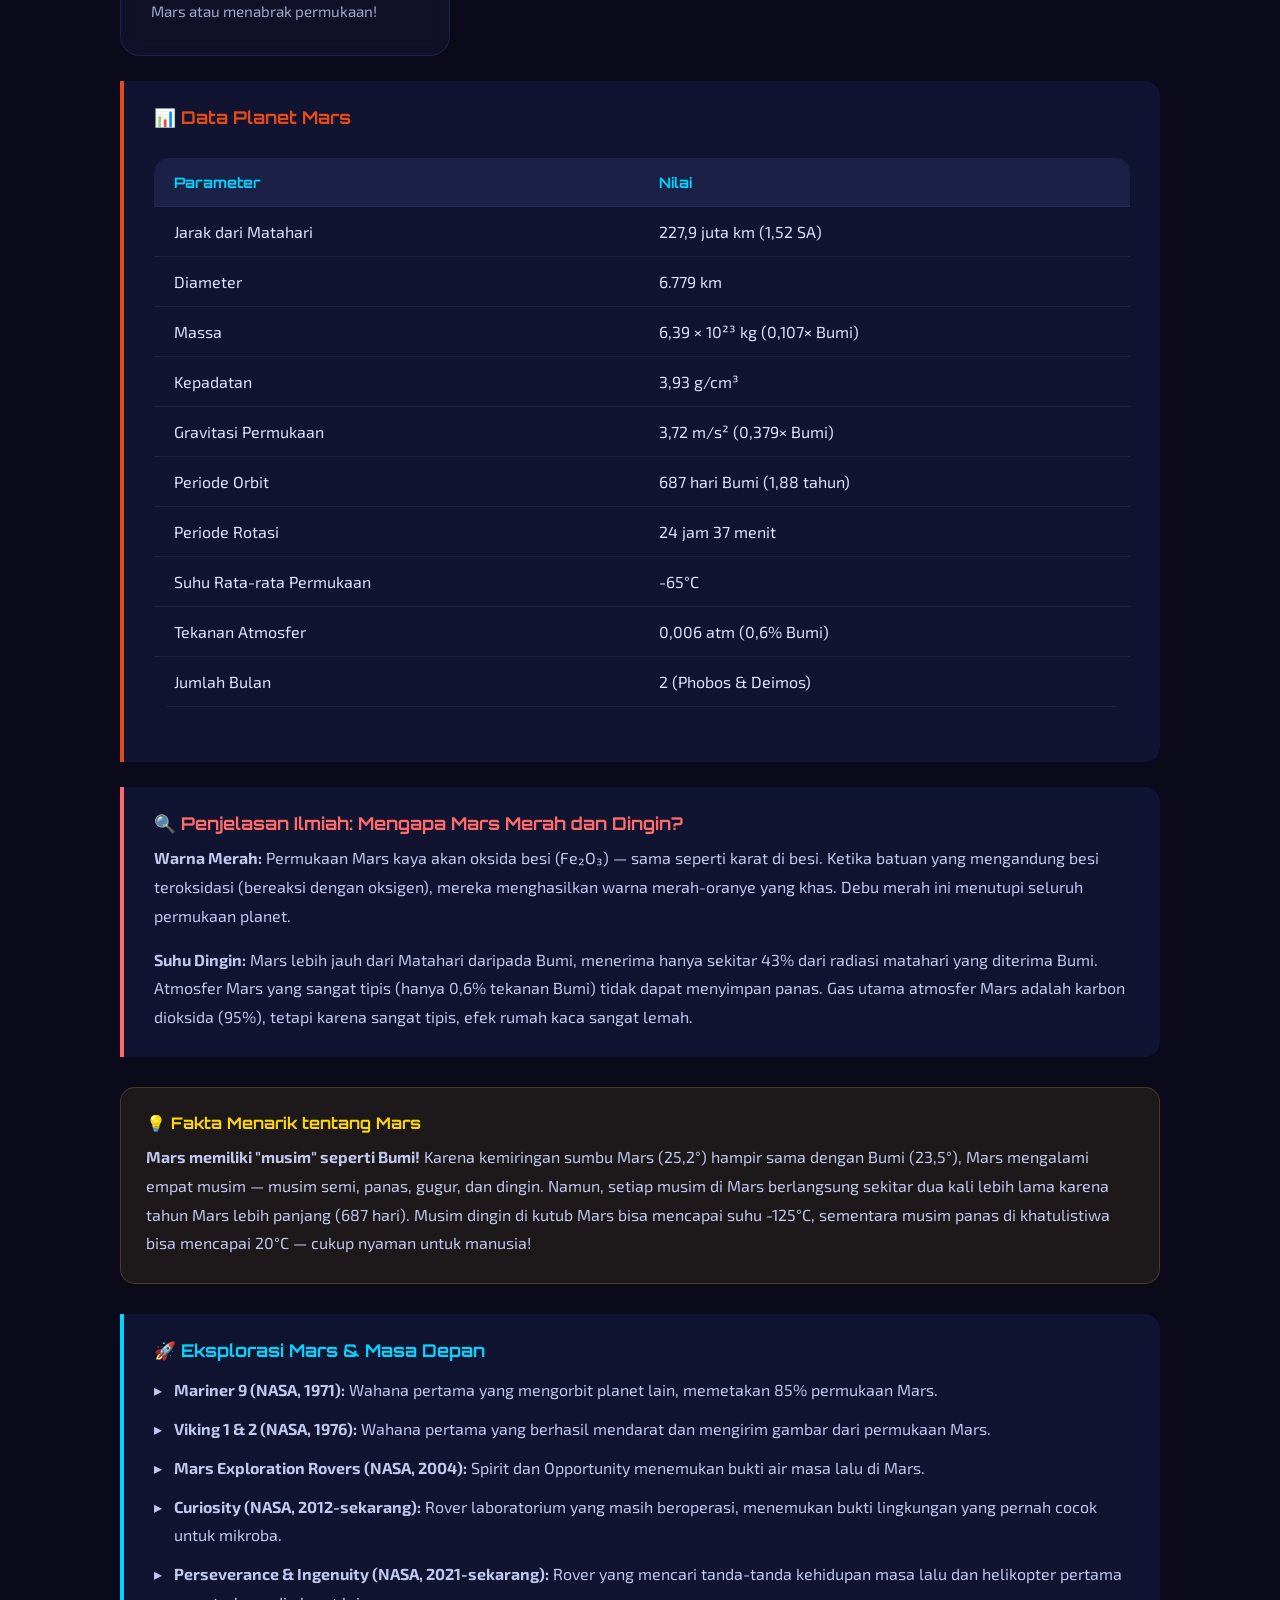
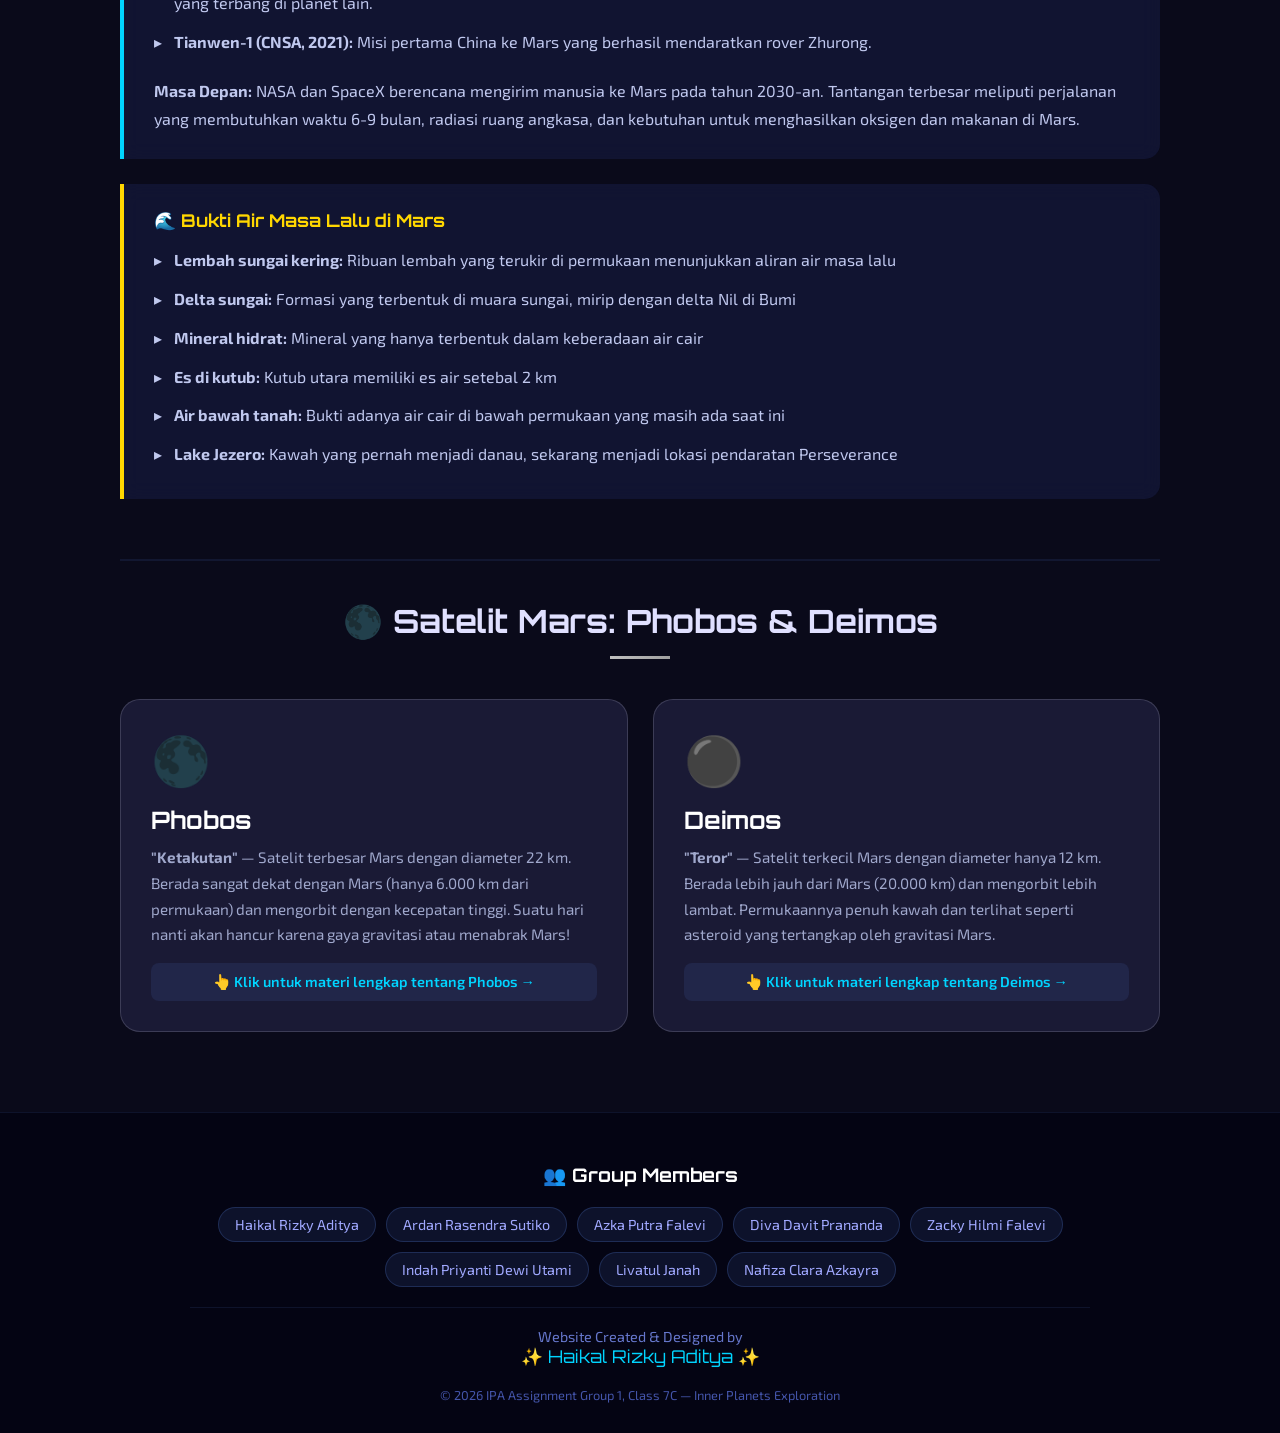
<file: mars.html>
<!DOCTYPE html>
<html lang="id">
<head>
    <meta charset="UTF-8">
    <meta name="viewport" content="width=device-width, initial-scale=1.0">
    <title>Mars — IPA Assignment Group 1, Class 7C</title>
    <link rel="stylesheet" href="style.css">
</head>
<body>
    <div class="stars"></div>
    <nav>
    <div class="nav-container">
        <div class="logo">🚀 IPA Group 1</div>
        <ul class="nav-links">
            <li><a href="index.html" class="">🏠 Home</a></li><li><a href="mercury.html" class="">☿ Mercury</a></li><li><a href="venus.html" class="">♀ Venus</a></li><li><a href="earth.html" class="">⊕ Earth</a></li><li><a href="mars.html" class="active">♂ Mars</a></li>
        </ul>
    </div>
</nav>
    
    <section class="planet-hero">
        <div class="planet-hero-grid">
            <div class="planet-visual">
                <div class="planet-sphere" style="background: radial-gradient(circle at 30% 30%, #ff8a65, #e64a19, #bf360c, #870000); box-shadow: 0 0 80px rgba(230, 74, 25, 0.4), inset -30px -30px 60px rgba(0,0,0,0.5);"></div>
            </div>
            <div class="planet-info">
                <h1 style="color: #e64a19;">♂ Mars</h1>
                <p class="planet-tagline">"Planet Merah dengan Masa Lalu yang Mungkin Berair"</p>
                <p><strong>Mars</strong> adalah planet keempat dari Matahari dan planet terakhir dari planet dalam. Dikenal sebagai "Planet Merah" karena oksida besi (karat) yang tersebar di permukaannya, Mars telah memikat imajinasi manusia selama berabad-abad.</p>
                <p>Mars memiliki ukuran sekitar setengah dari Bumi dan merupakan planet yang paling banyak dieksplorasi oleh manusia setelah Bumi. Bukti ilmiah menunjukkan bahwa Mars pernah memiliki air cair di permukaannya — sungai, danau, dan bahkan lautan — miliaran tahun lalu.</p>
            </div>
        </div>
    </section>

    <section class="content-section">
        <h2 class="section-title fade-in">🔬 Karakteristik Fisik</h2>

        <div class="cards-grid">
            <div class="card fade-in">
                <div class="card-icon">🏔️</div>
                <h3>Gunung Tertinggi di Tata Surya</h3>
                <p>Mars memiliki <strong>Olympus Mons</strong>, gunung berapi tertinggi di Tata Surya dengan ketinggian sekitar <strong>21,9 km</strong> — hampir tiga kali tinggi Gunung Everest! Gunung ini begitu lebar (600 km) sehingga jika Anda berdiri di puncaknya, Anda tidak akan bisa melihat dasarnya karena kelengkungan planet.</p>
            </div>
            <div class="card fade-in">
                <div class="card-icon">🌪️</div>
                <h3>Badai Debu Raksasa</h3>
                <p>Mars mengalami <strong>badai debu terbesar di Tata Surya</strong>. Badai ini bisa menutupi seluruh planet selama berbulan-bulan! Badai debu terbesar yang pernah tercatat terjadi pada tahun 2018 dan mematikan wahana Opportunity milik NASA.</p>
            </div>
            <div class="card fade-in">
                <div class="card-icon">❄️</div>
                <h3>Kutub Es yang Besar</h3>
                <p>Kutub utara Mars memiliki <strong>lapisan es air setebal 2 km</strong> yang menutupi area seluas Texas. Di kutub selatan, es terdiri dari campuran air dan karbon dioksida beku (es kering). Jika semua es di kutub mencair, Mars bisa memiliki lautan dangkal di banyak tempat.</p>
            </div>
            <div class="card fade-in">
                <div class="card-icon">🌑</div>
                <h3>Dua Bulan Kecil</h3>
                <p>Mars memiliki dua bulan kecil: <strong>Phobos</strong> ("Ketakutan") dan <strong>Deimos</strong> ("Teror"). Phobos hanya berdiameter 22 km dan berada sangat dekat dengan Mars — begitu dekat sehingga suatu hari nanti akan hancur karena gaya gravitasi Mars atau menabrak permukaan!</p>
            </div>
        </div>

        <div class="info-box fade-in" style="border-color: #e64a19;">
            <h4 style="color: #e64a19;">📊 Data Planet Mars</h4>
            <table class="data-table">
                <tr><th>Parameter</th><th>Nilai</th></tr>
                <tr><td>Jarak dari Matahari</td><td>227,9 juta km (1,52 SA)</td></tr>
                <tr><td>Diameter</td><td>6.779 km</td></tr>
                <tr><td>Massa</td><td>6,39 × 10²³ kg (0,107× Bumi)</td></tr>
                <tr><td>Kepadatan</td><td>3,93 g/cm³</td></tr>
                <tr><td>Gravitasi Permukaan</td><td>3,72 m/s² (0,379× Bumi)</td></tr>
                <tr><td>Periode Orbit</td><td>687 hari Bumi (1,88 tahun)</td></tr>
                <tr><td>Periode Rotasi</td><td>24 jam 37 menit</td></tr>
                <tr><td>Suhu Rata-rata Permukaan</td><td>-65°C</td></tr>
                <tr><td>Tekanan Atmosfer</td><td>0,006 atm (0,6% Bumi)</td></tr>
                <tr><td>Jumlah Bulan</td><td>2 (Phobos & Deimos)</td></tr>
            </table>
        </div>

        <div class="info-box fade-in" style="border-color: #ff6b6b;">
            <h4 style="color: #ff6b6b;">🔍 Penjelasan Ilmiah: Mengapa Mars Merah dan Dingin?</h4>
            <p style="color: #c0c8ee; line-height: 1.8;"><strong>Warna Merah:</strong> Permukaan Mars kaya akan oksida besi (Fe₂O₃) — sama seperti karat di besi. Ketika batuan yang mengandung besi teroksidasi (bereaksi dengan oksigen), mereka menghasilkan warna merah-oranye yang khas. Debu merah ini menutupi seluruh permukaan planet.</p>
            <p style="color: #c0c8ee; line-height: 1.8; margin-top: 15px;"><strong>Suhu Dingin:</strong> Mars lebih jauh dari Matahari daripada Bumi, menerima hanya sekitar 43% dari radiasi matahari yang diterima Bumi. Atmosfer Mars yang sangat tipis (hanya 0,6% tekanan Bumi) tidak dapat menyimpan panas. Gas utama atmosfer Mars adalah karbon dioksida (95%), tetapi karena sangat tipis, efek rumah kaca sangat lemah.</p>
        </div>

        <div class="fun-fact fade-in">
            <h4>💡 Fakta Menarik tentang Mars</h4>
            <p style="color: #c0c8ee; line-height: 1.8;"><strong>Mars memiliki "musim" seperti Bumi!</strong> Karena kemiringan sumbu Mars (25,2°) hampir sama dengan Bumi (23,5°), Mars mengalami empat musim — musim semi, panas, gugur, dan dingin. Namun, setiap musim di Mars berlangsung sekitar dua kali lebih lama karena tahun Mars lebih panjang (687 hari). Musim dingin di kutub Mars bisa mencapai suhu -125°C, sementara musim panas di khatulistiwa bisa mencapai 20°C — cukup nyaman untuk manusia!</p>
        </div>

        <div class="info-box fade-in" style="border-color: #00d4ff;">
            <h4 style="color: #00d4ff;">🚀 Eksplorasi Mars & Masa Depan</h4>
            <ul style="color: #c0c8ee; line-height: 1.8; margin-top: 10px;">
                <li><strong>Mariner 9 (NASA, 1971):</strong> Wahana pertama yang mengorbit planet lain, memetakan 85% permukaan Mars.</li>
                <li><strong>Viking 1 & 2 (NASA, 1976):</strong> Wahana pertama yang berhasil mendarat dan mengirim gambar dari permukaan Mars.</li>
                <li><strong>Mars Exploration Rovers (NASA, 2004):</strong> Spirit dan Opportunity menemukan bukti air masa lalu di Mars.</li>
                <li><strong>Curiosity (NASA, 2012-sekarang):</strong> Rover laboratorium yang masih beroperasi, menemukan bukti lingkungan yang pernah cocok untuk mikroba.</li>
                <li><strong>Perseverance & Ingenuity (NASA, 2021-sekarang):</strong> Rover yang mencari tanda-tanda kehidupan masa lalu dan helikopter pertama yang terbang di planet lain.</li>
                <li><strong>Tianwen-1 (CNSA, 2021):</strong> Misi pertama China ke Mars yang berhasil mendaratkan rover Zhurong.</li>
            </ul>
            <p style="color: #c0c8ee; line-height: 1.8; margin-top: 15px;"><strong>Masa Depan:</strong> NASA dan SpaceX berencana mengirim manusia ke Mars pada tahun 2030-an. Tantangan terbesar meliputi perjalanan yang membutuhkan waktu 6-9 bulan, radiasi ruang angkasa, dan kebutuhan untuk menghasilkan oksigen dan makanan di Mars.</p>
        </div>

        <div class="info-box fade-in" style="border-color: #ffd700;">
            <h4 style="color: #ffd700;">🌊 Bukti Air Masa Lalu di Mars</h4>
            <ul style="color: #c0c8ee; line-height: 1.8; margin-top: 10px;">
                <li><strong>Lembah sungai kering:</strong> Ribuan lembah yang terukir di permukaan menunjukkan aliran air masa lalu</li>
                <li><strong>Delta sungai:</strong> Formasi yang terbentuk di muara sungai, mirip dengan delta Nil di Bumi</li>
                <li><strong>Mineral hidrat:</strong> Mineral yang hanya terbentuk dalam keberadaan air cair</li>
                <li><strong>Es di kutub:</strong> Kutub utara memiliki es air setebal 2 km</li>
                <li><strong>Air bawah tanah:</strong> Bukti adanya air cair di bawah permukaan yang masih ada saat ini</li>
                <li><strong>Lake Jezero:</strong> Kawah yang pernah menjadi danau, sekarang menjadi lokasi pendaratan Perseverance</li>
            </ul>
        </div>

        <!-- CLICKABLE SATELLITES SECTION -->
        <div class="moon-section fade-in">
            <h2 class="moon-title">🌑 Satelit Mars: Phobos & Deimos</h2>

            <div class="satellite-grid">
                <a href="phobos.html" class="satellite-card">
                    <div class="satellite-icon">🌑</div>
                    <h3>Phobos</h3>
                    <p><strong>"Ketakutan"</strong> — Satelit terbesar Mars dengan diameter 22 km. Berada sangat dekat dengan Mars (hanya 6.000 km dari permukaan) dan mengorbit dengan kecepatan tinggi. Suatu hari nanti akan hancur karena gaya gravitasi atau menabrak Mars!</p>
                    <div style="margin-top: 15px; padding: 10px; background: rgba(100,150,255,0.1); border-radius: 8px; text-align: center; color: #00d4ff; font-weight: 600; font-size: 0.9rem;">
                        👆 Klik untuk materi lengkap tentang Phobos →
                    </div>
                </a>

                <a href="deimos.html" class="satellite-card">
                    <div class="satellite-icon">⚫</div>
                    <h3>Deimos</h3>
                    <p><strong>"Teror"</strong> — Satelit terkecil Mars dengan diameter hanya 12 km. Berada lebih jauh dari Mars (20.000 km) dan mengorbit lebih lambat. Permukaannya penuh kawah dan terlihat seperti asteroid yang tertangkap oleh gravitasi Mars.</p>
                    <div style="margin-top: 15px; padding: 10px; background: rgba(100,150,255,0.1); border-radius: 8px; text-align: center; color: #00d4ff; font-weight: 600; font-size: 0.9rem;">
                        👆 Klik untuk materi lengkap tentang Deimos →
                    </div>
                </a>
            </div>
        </div>
    </section>

    <footer>
    <div class="footer-content">
        <h3 style="font-family: 'Orbitron', sans-serif; margin-bottom: 15px; color: #fff;">👥 Group Members</h3>
        <div class="group-members">
            <span class="member-tag">Haikal Rizky Aditya</span>
            <span class="member-tag">Ardan Rasendra Sutiko</span>
            <span class="member-tag">Azka Putra Falevi</span>
            <span class="member-tag">Diva Davit Prananda</span>
            <span class="member-tag">Zacky Hilmi Falevi</span>
            <span class="member-tag">Indah Priyanti Dewi Utami</span>
            <span class="member-tag">Livatul Janah</span>
            <span class="member-tag">Nafiza Clara Azkayra</span>
        </div>
        <div class="creator">
            <p style="color: #6677cc; font-size: 0.9rem;">Website Created & Designed by</p>
            <p class="creator-name">✨ Haikal Rizky Aditya ✨</p>
        </div>
        <p style="margin-top: 20px; color: #4455aa; font-size: 0.8rem;">© 2026 IPA Assignment Group 1, Class 7C — Inner Planets Exploration</p>
    </div>
</footer>
    <script>
    document.addEventListener('DOMContentLoaded', function() {
        const starsContainer = document.querySelector('.stars');
        if (starsContainer) {
            for (let i = 0; i < 150; i++) {
                const star = document.createElement('div');
                star.className = 'star';
                star.style.left = Math.random() * 100 + '%';
                star.style.top = Math.random() * 100 + '%';
                star.style.width = Math.random() * 3 + 1 + 'px';
                star.style.height = star.style.width;
                star.style.setProperty('--duration', (Math.random() * 3 + 2) + 's');
                star.style.animationDelay = Math.random() * 5 + 's';
                starsContainer.appendChild(star);
            }
        }
        const observer = new IntersectionObserver((entries) => {
            entries.forEach(entry => {
                if (entry.isIntersecting) {
                    entry.target.classList.add('visible');
                }
            });
        }, { threshold: 0.1 });
        document.querySelectorAll('.fade-in').forEach(el => observer.observe(el));
    });
    </script>
</body>
</html>
</file>
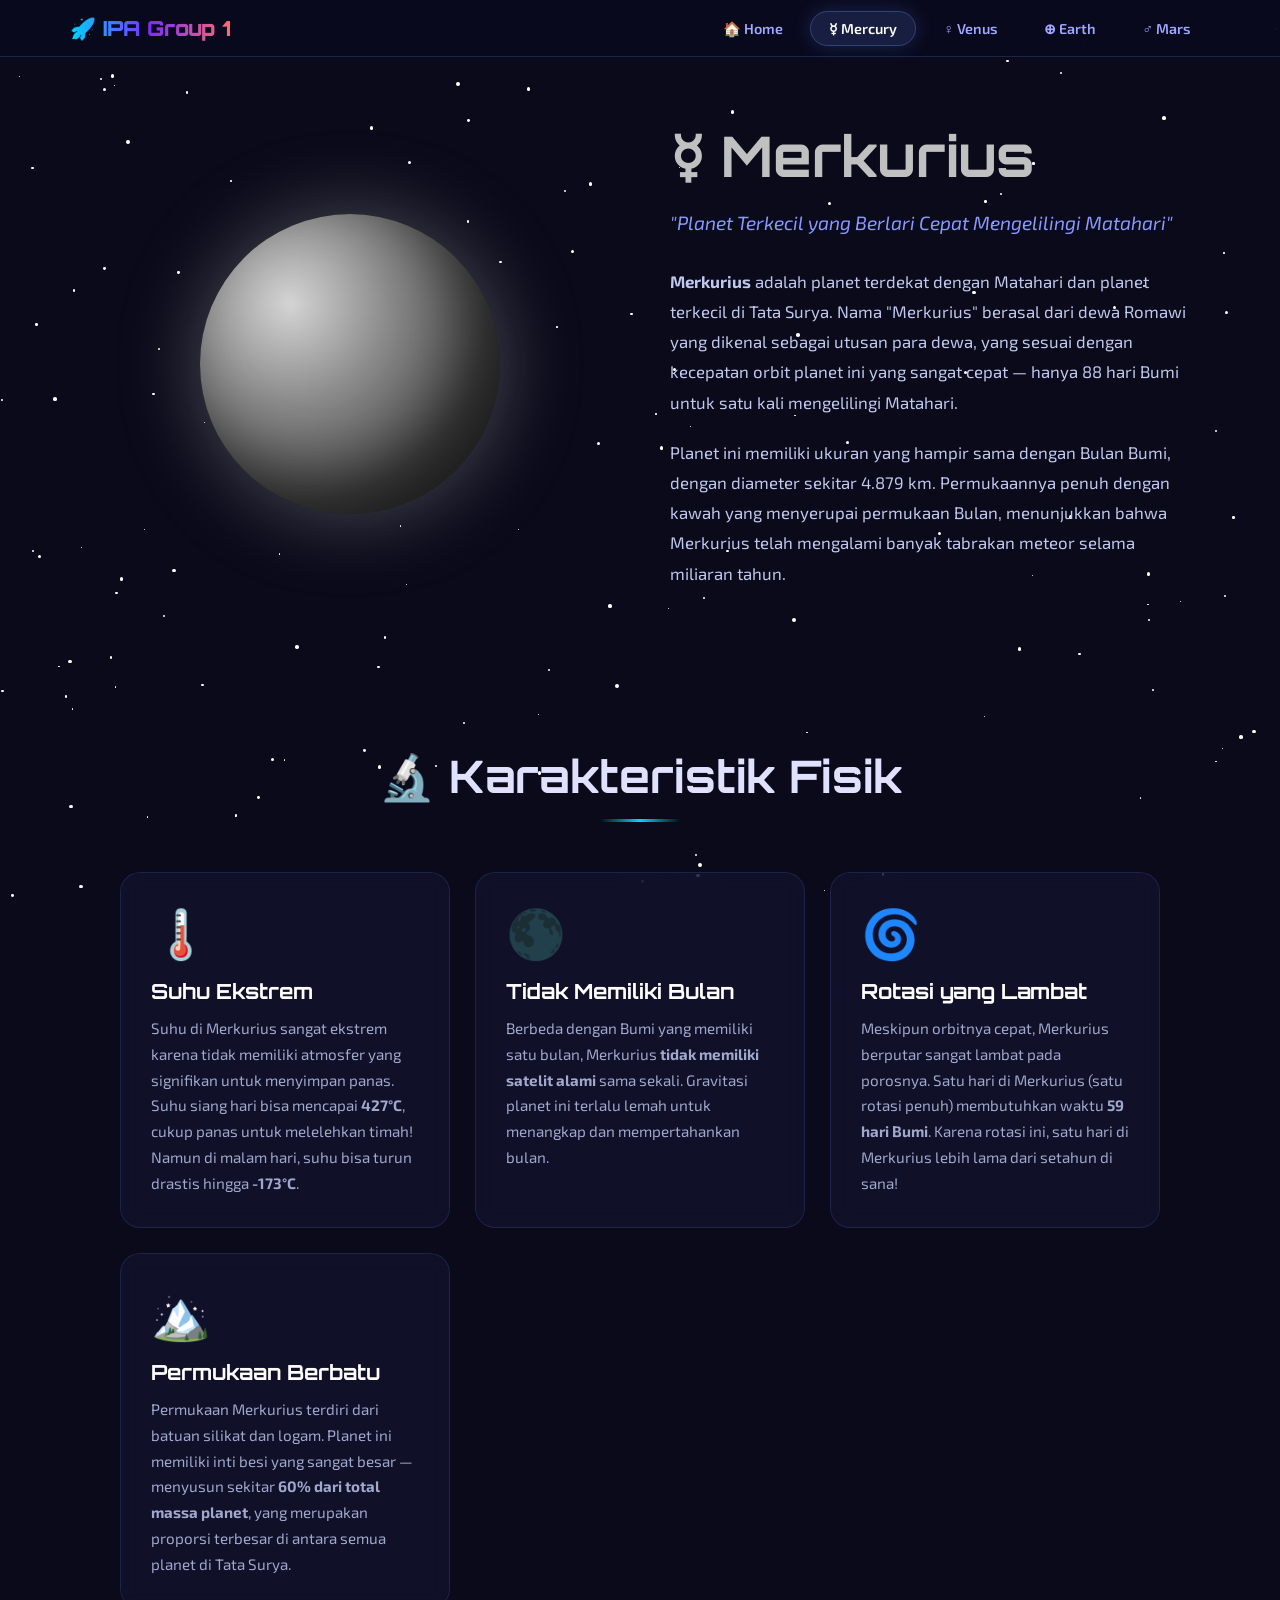
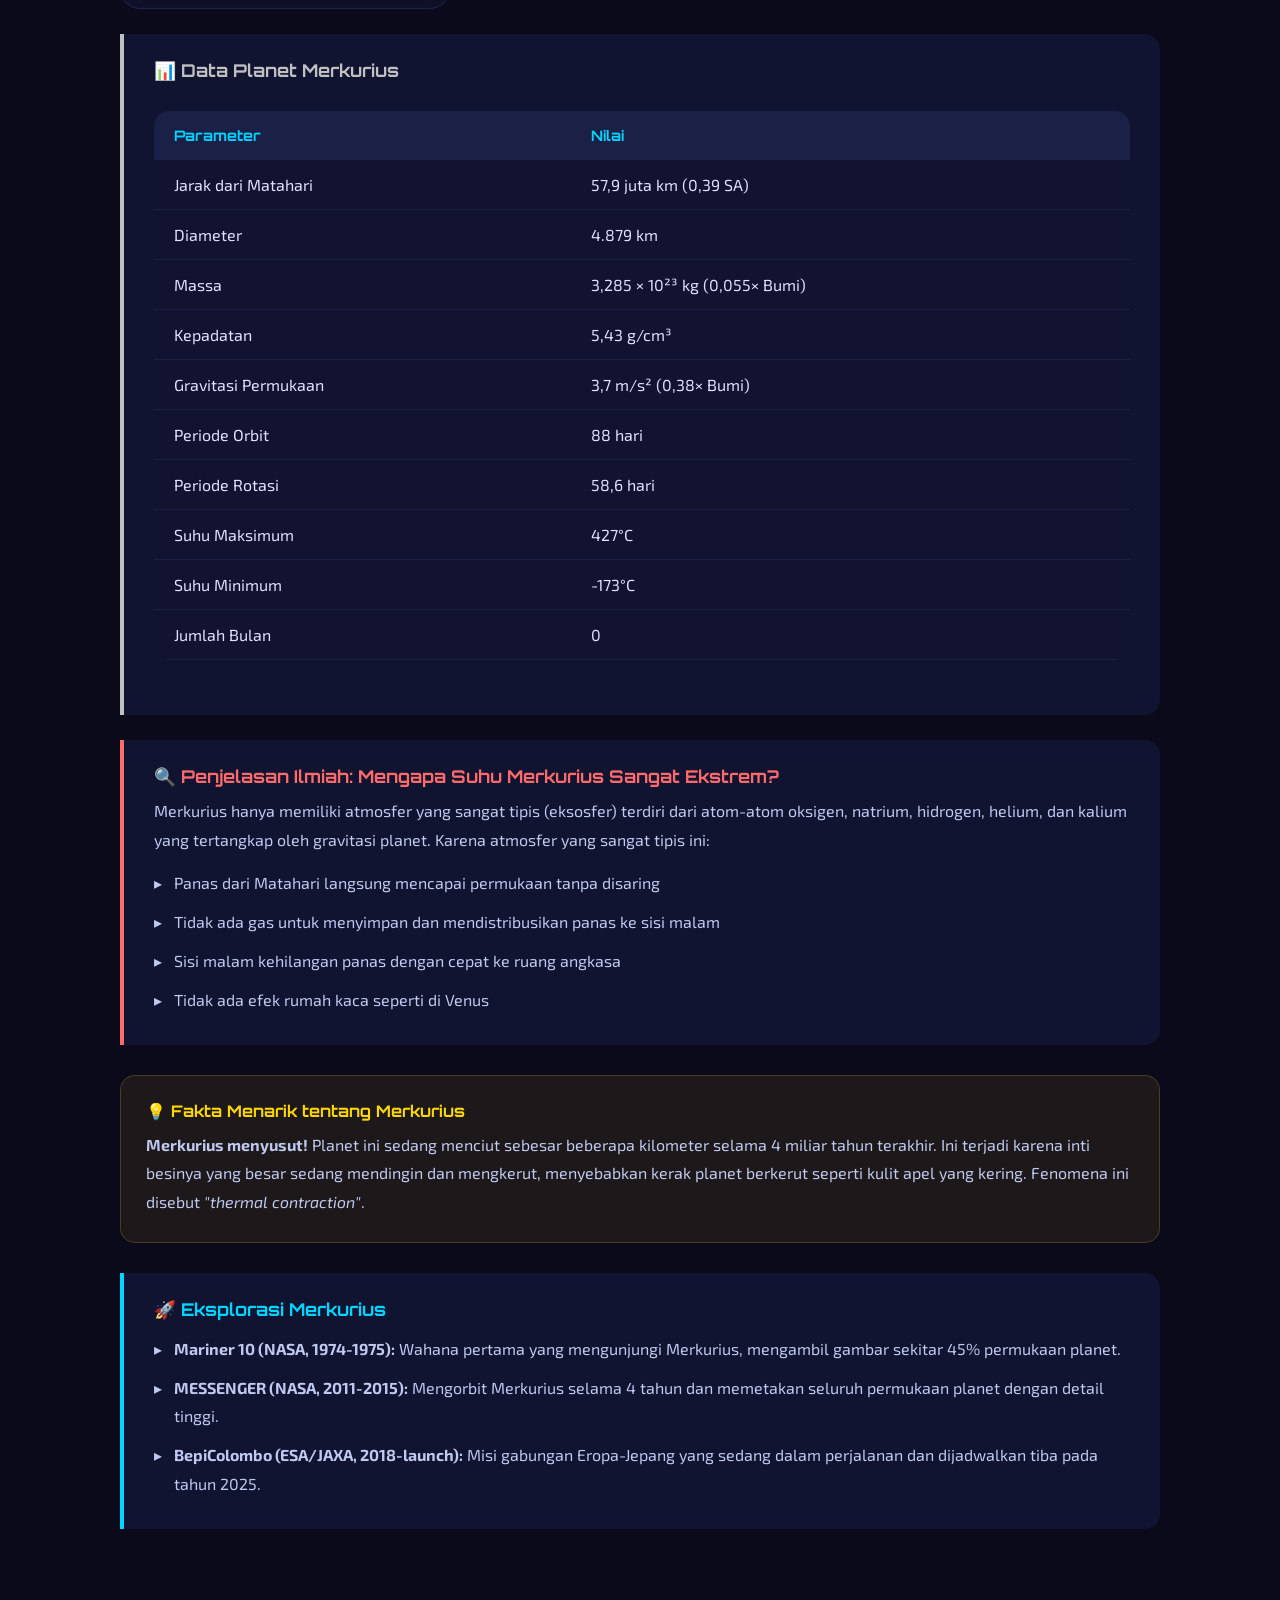
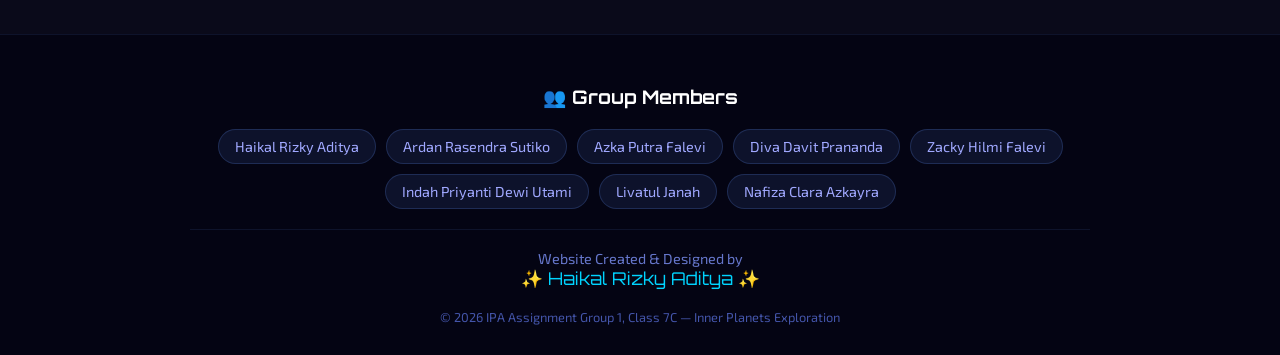
<file: mercury.html>
<!DOCTYPE html>
<html lang="id">
<head>
    <meta charset="UTF-8">
    <meta name="viewport" content="width=device-width, initial-scale=1.0">
    <title>Merkurius — IPA Assignment Group 1, Class 7C</title>
    <link rel="stylesheet" href="style.css">
</head>
<body>
    <div class="stars"></div>
    <nav>
    <div class="nav-container">
        <div class="logo">🚀 IPA Group 1</div>
        <ul class="nav-links">
            <li><a href="index.html" class="">🏠 Home</a></li><li><a href="mercury.html" class="active">☿ Mercury</a></li><li><a href="venus.html" class="">♀ Venus</a></li><li><a href="earth.html" class="">⊕ Earth</a></li><li><a href="mars.html" class="">♂ Mars</a></li>
        </ul>
    </div>
</nav>
    
    <section class="planet-hero">
        <div class="planet-hero-grid">
            <div class="planet-visual">
                <div class="planet-sphere" style="background: radial-gradient(circle at 30% 30%, #d4d4d4, #8a8a8a, #4a4a4a, #2a2a2a); box-shadow: 0 0 80px rgba(180, 180, 180, 0.4), inset -30px -30px 60px rgba(0,0,0,0.5);"></div>
            </div>
            <div class="planet-info">
                <h1 style="color: #c0c0c0;">☿ Merkurius</h1>
                <p class="planet-tagline">"Planet Terkecil yang Berlari Cepat Mengelilingi Matahari"</p>
                <p><strong>Merkurius</strong> adalah planet terdekat dengan Matahari dan planet terkecil di Tata Surya. Nama "Merkurius" berasal dari dewa Romawi yang dikenal sebagai utusan para dewa, yang sesuai dengan kecepatan orbit planet ini yang sangat cepat — hanya 88 hari Bumi untuk satu kali mengelilingi Matahari.</p>
                <p>Planet ini memiliki ukuran yang hampir sama dengan Bulan Bumi, dengan diameter sekitar 4.879 km. Permukaannya penuh dengan kawah yang menyerupai permukaan Bulan, menunjukkan bahwa Merkurius telah mengalami banyak tabrakan meteor selama miliaran tahun.</p>
            </div>
        </div>
    </section>

    <section class="content-section">
        <h2 class="section-title fade-in">🔬 Karakteristik Fisik</h2>

        <div class="cards-grid">
            <div class="card fade-in">
                <div class="card-icon">🌡️</div>
                <h3>Suhu Ekstrem</h3>
                <p>Suhu di Merkurius sangat ekstrem karena tidak memiliki atmosfer yang signifikan untuk menyimpan panas. Suhu siang hari bisa mencapai <strong>427°C</strong>, cukup panas untuk melelehkan timah! Namun di malam hari, suhu bisa turun drastis hingga <strong>-173°C</strong>.</p>
            </div>
            <div class="card fade-in">
                <div class="card-icon">🌑</div>
                <h3>Tidak Memiliki Bulan</h3>
                <p>Berbeda dengan Bumi yang memiliki satu bulan, Merkurius <strong>tidak memiliki satelit alami</strong> sama sekali. Gravitasi planet ini terlalu lemah untuk menangkap dan mempertahankan bulan.</p>
            </div>
            <div class="card fade-in">
                <div class="card-icon">🌀</div>
                <h3>Rotasi yang Lambat</h3>
                <p>Meskipun orbitnya cepat, Merkurius berputar sangat lambat pada porosnya. Satu hari di Merkurius (satu rotasi penuh) membutuhkan waktu <strong>59 hari Bumi</strong>. Karena rotasi ini, satu hari di Merkurius lebih lama dari setahun di sana!</p>
            </div>
            <div class="card fade-in">
                <div class="card-icon">🏔️</div>
                <h3>Permukaan Berbatu</h3>
                <p>Permukaan Merkurius terdiri dari batuan silikat dan logam. Planet ini memiliki inti besi yang sangat besar — menyusun sekitar <strong>60% dari total massa planet</strong>, yang merupakan proporsi terbesar di antara semua planet di Tata Surya.</p>
            </div>
        </div>

        <div class="info-box fade-in" style="border-color: #c0c0c0;">
            <h4 style="color: #c0c0c0;">📊 Data Planet Merkurius</h4>
            <table class="data-table">
                <tr><th>Parameter</th><th>Nilai</th></tr>
                <tr><td>Jarak dari Matahari</td><td>57,9 juta km (0,39 SA)</td></tr>
                <tr><td>Diameter</td><td>4.879 km</td></tr>
                <tr><td>Massa</td><td>3,285 × 10²³ kg (0,055× Bumi)</td></tr>
                <tr><td>Kepadatan</td><td>5,43 g/cm³</td></tr>
                <tr><td>Gravitasi Permukaan</td><td>3,7 m/s² (0,38× Bumi)</td></tr>
                <tr><td>Periode Orbit</td><td>88 hari</td></tr>
                <tr><td>Periode Rotasi</td><td>58,6 hari</td></tr>
                <tr><td>Suhu Maksimum</td><td>427°C</td></tr>
                <tr><td>Suhu Minimum</td><td>-173°C</td></tr>
                <tr><td>Jumlah Bulan</td><td>0</td></tr>
            </table>
        </div>

        <div class="info-box fade-in" style="border-color: #ff6b6b;">
            <h4 style="color: #ff6b6b;">🔍 Penjelasan Ilmiah: Mengapa Suhu Merkurius Sangat Ekstrem?</h4>
            <p style="color: #c0c8ee; line-height: 1.8;">Merkurius hanya memiliki atmosfer yang sangat tipis (eksosfer) terdiri dari atom-atom oksigen, natrium, hidrogen, helium, dan kalium yang tertangkap oleh gravitasi planet. Karena atmosfer yang sangat tipis ini:</p>
            <ul style="color: #c0c8ee; line-height: 1.8; margin-top: 10px;">
                <li>Panas dari Matahari langsung mencapai permukaan tanpa disaring</li>
                <li>Tidak ada gas untuk menyimpan dan mendistribusikan panas ke sisi malam</li>
                <li>Sisi malam kehilangan panas dengan cepat ke ruang angkasa</li>
                <li>Tidak ada efek rumah kaca seperti di Venus</li>
            </ul>
        </div>

        <div class="fun-fact fade-in">
            <h4>💡 Fakta Menarik tentang Merkurius</h4>
            <p style="color: #c0c8ee; line-height: 1.8;"><strong>Merkurius menyusut!</strong> Planet ini sedang menciut sebesar beberapa kilometer selama 4 miliar tahun terakhir. Ini terjadi karena inti besinya yang besar sedang mendingin dan mengkerut, menyebabkan kerak planet berkerut seperti kulit apel yang kering. Fenomena ini disebut <em>"thermal contraction"</em>.</p>
        </div>

        <div class="info-box fade-in" style="border-color: #00d4ff;">
            <h4 style="color: #00d4ff;">🚀 Eksplorasi Merkurius</h4>
            <ul style="color: #c0c8ee; line-height: 1.8; margin-top: 10px;">
                <li><strong>Mariner 10 (NASA, 1974-1975):</strong> Wahana pertama yang mengunjungi Merkurius, mengambil gambar sekitar 45% permukaan planet.</li>
                <li><strong>MESSENGER (NASA, 2011-2015):</strong> Mengorbit Merkurius selama 4 tahun dan memetakan seluruh permukaan planet dengan detail tinggi.</li>
                <li><strong>BepiColombo (ESA/JAXA, 2018-launch):</strong> Misi gabungan Eropa-Jepang yang sedang dalam perjalanan dan dijadwalkan tiba pada tahun 2025.</li>
            </ul>
        </div>
    </section>

    <footer>
    <div class="footer-content">
        <h3 style="font-family: 'Orbitron', sans-serif; margin-bottom: 15px; color: #fff;">👥 Group Members</h3>
        <div class="group-members">
            <span class="member-tag">Haikal Rizky Aditya</span>
            <span class="member-tag">Ardan Rasendra Sutiko</span>
            <span class="member-tag">Azka Putra Falevi</span>
            <span class="member-tag">Diva Davit Prananda</span>
            <span class="member-tag">Zacky Hilmi Falevi</span>
            <span class="member-tag">Indah Priyanti Dewi Utami</span>
            <span class="member-tag">Livatul Janah</span>
            <span class="member-tag">Nafiza Clara Azkayra</span>
        </div>
        <div class="creator">
            <p style="color: #6677cc; font-size: 0.9rem;">Website Created & Designed by</p>
            <p class="creator-name">✨ Haikal Rizky Aditya ✨</p>
        </div>
        <p style="margin-top: 20px; color: #4455aa; font-size: 0.8rem;">© 2026 IPA Assignment Group 1, Class 7C — Inner Planets Exploration</p>
    </div>
</footer>
    <script>
    document.addEventListener('DOMContentLoaded', function() {
        const starsContainer = document.querySelector('.stars');
        if (starsContainer) {
            for (let i = 0; i < 150; i++) {
                const star = document.createElement('div');
                star.className = 'star';
                star.style.left = Math.random() * 100 + '%';
                star.style.top = Math.random() * 100 + '%';
                star.style.width = Math.random() * 3 + 1 + 'px';
                star.style.height = star.style.width;
                star.style.setProperty('--duration', (Math.random() * 3 + 2) + 's');
                star.style.animationDelay = Math.random() * 5 + 's';
                starsContainer.appendChild(star);
            }
        }
        const observer = new IntersectionObserver((entries) => {
            entries.forEach(entry => {
                if (entry.isIntersecting) {
                    entry.target.classList.add('visible');
                }
            });
        }, { threshold: 0.1 });
        document.querySelectorAll('.fade-in').forEach(el => observer.observe(el));
    });
    </script>
</body>
</html>
</file>
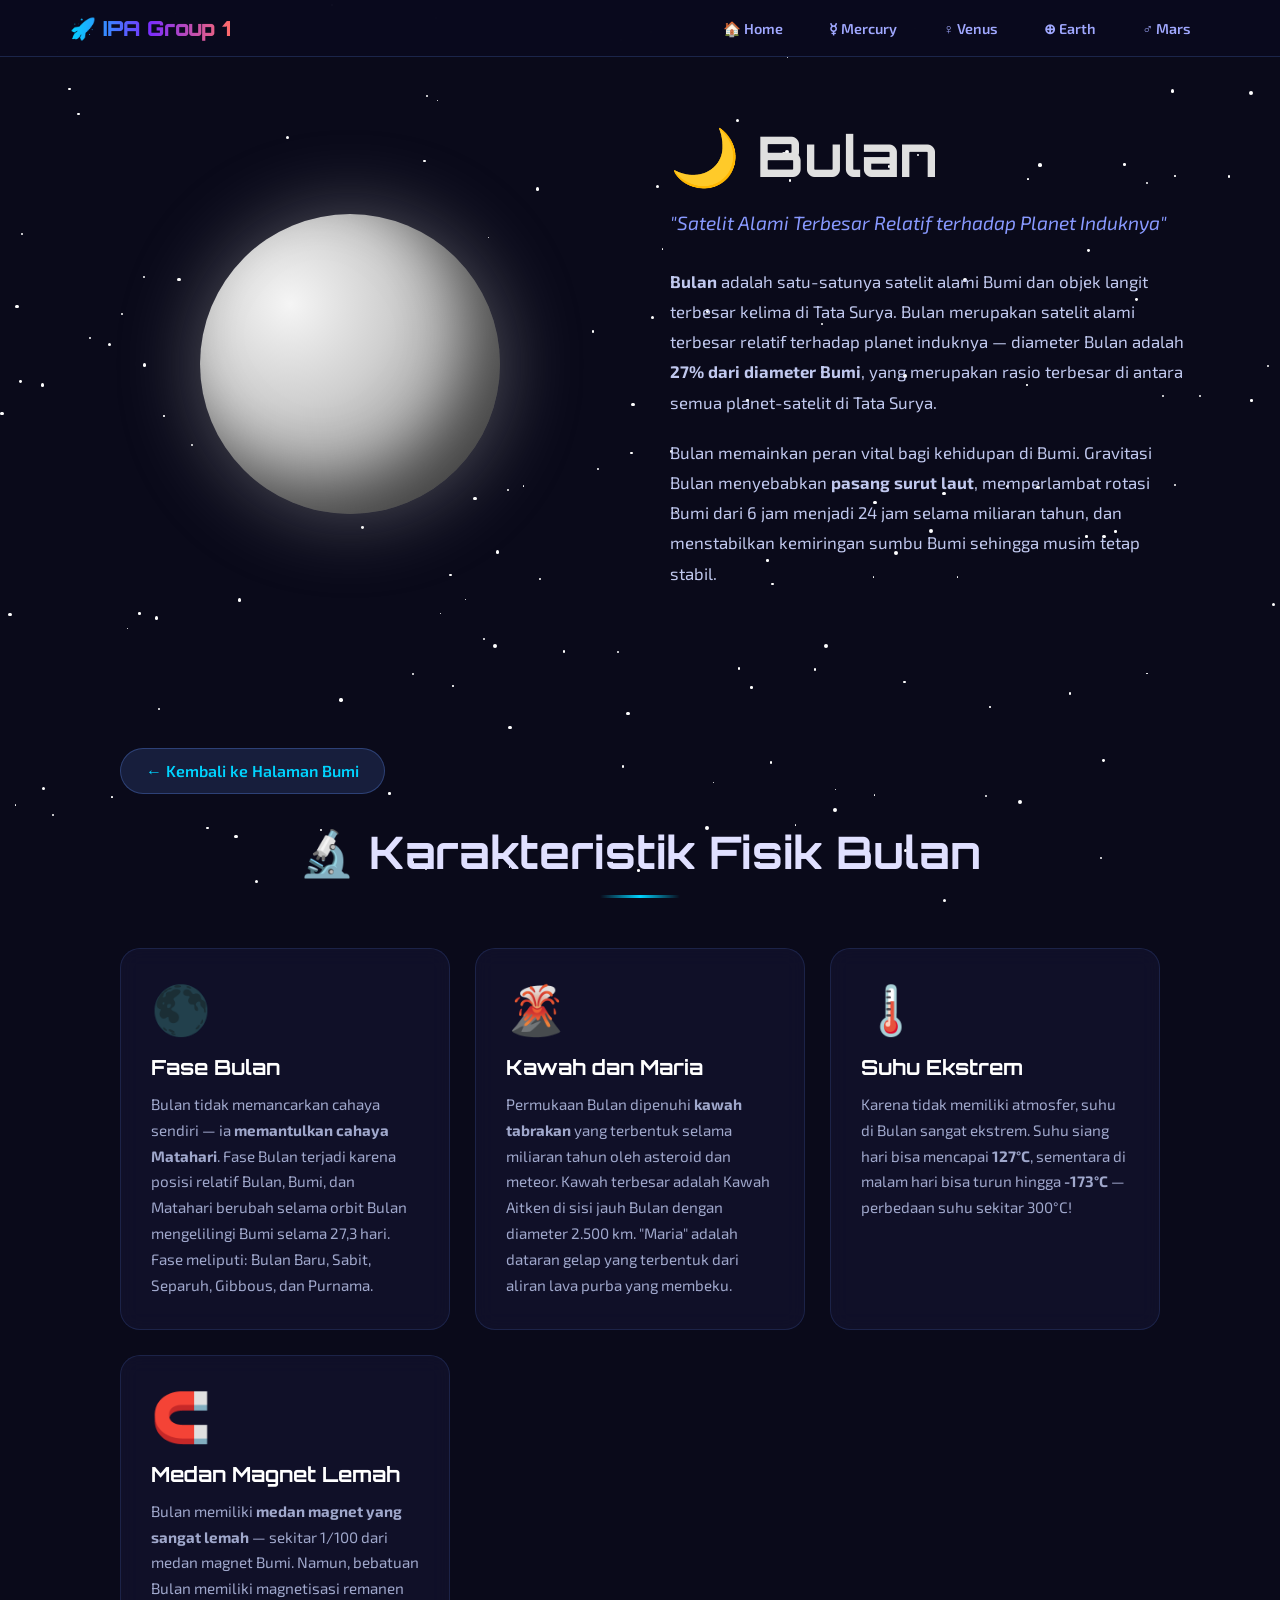
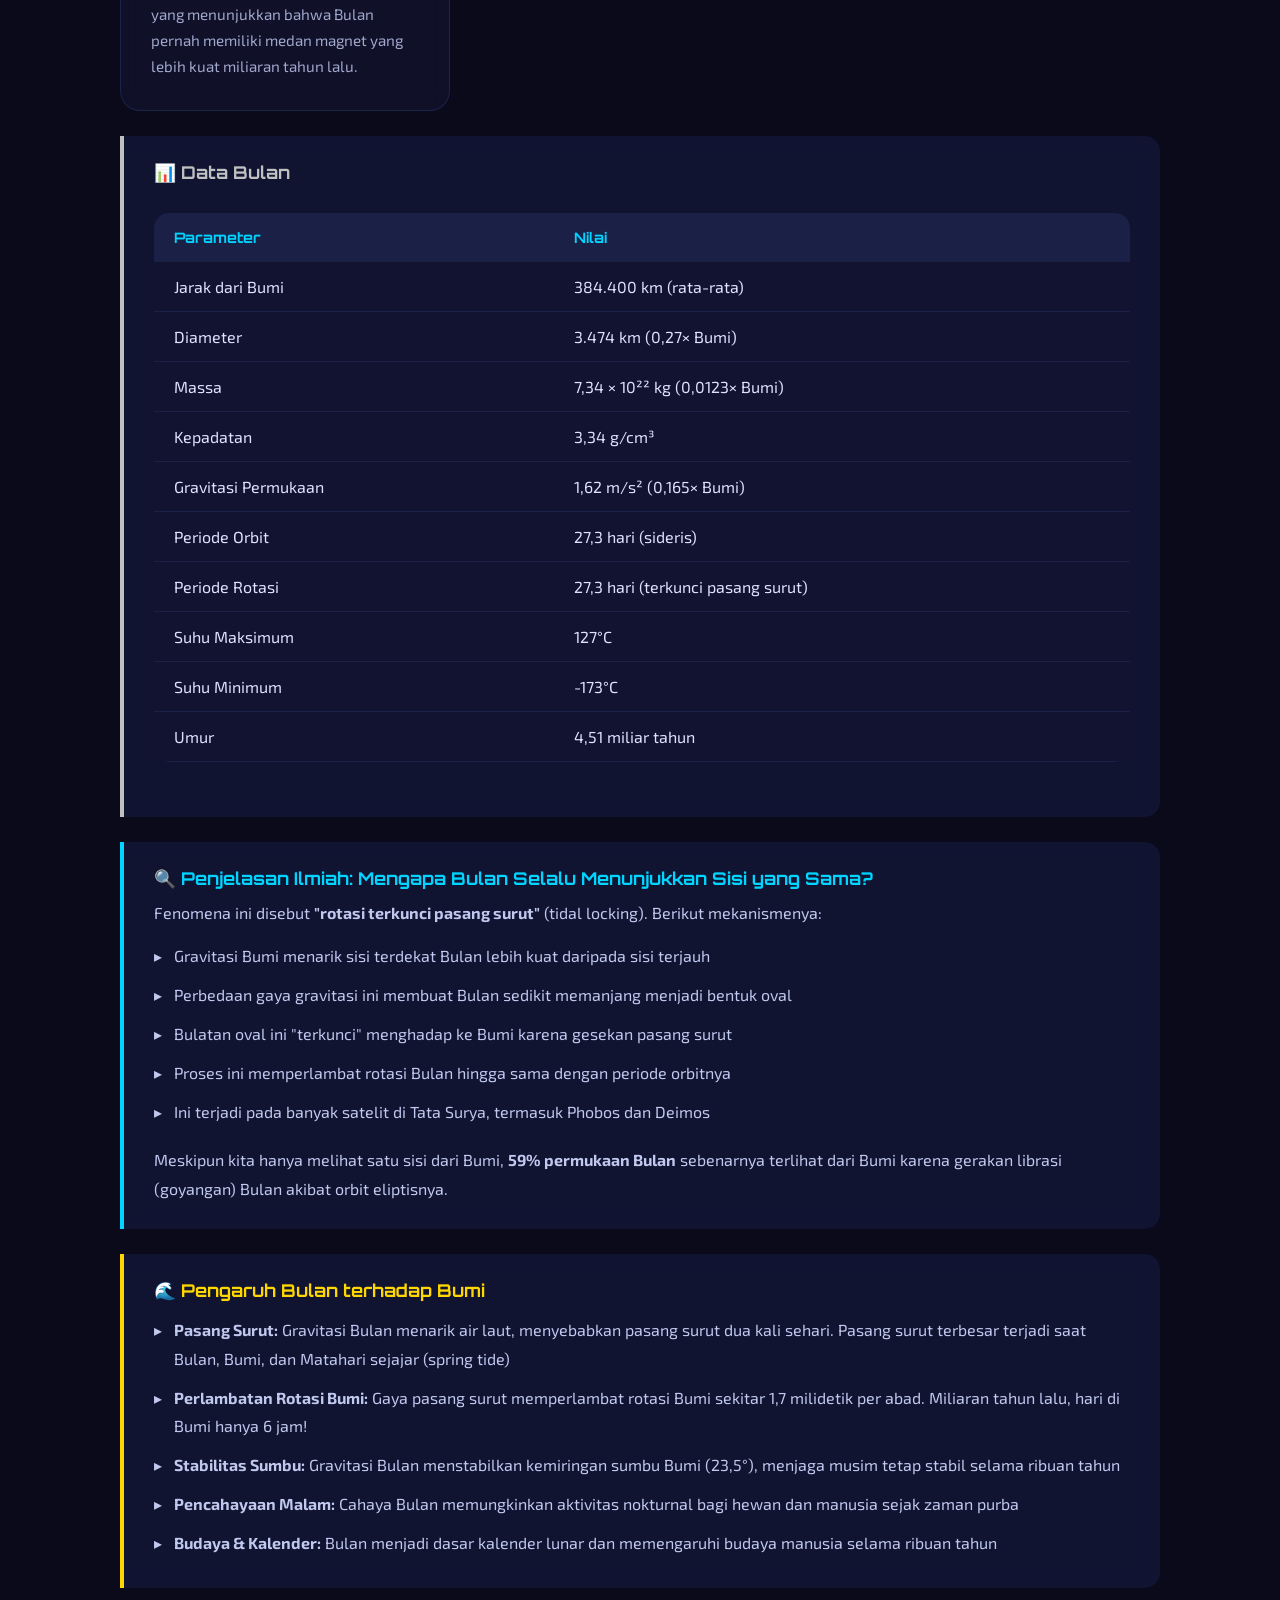
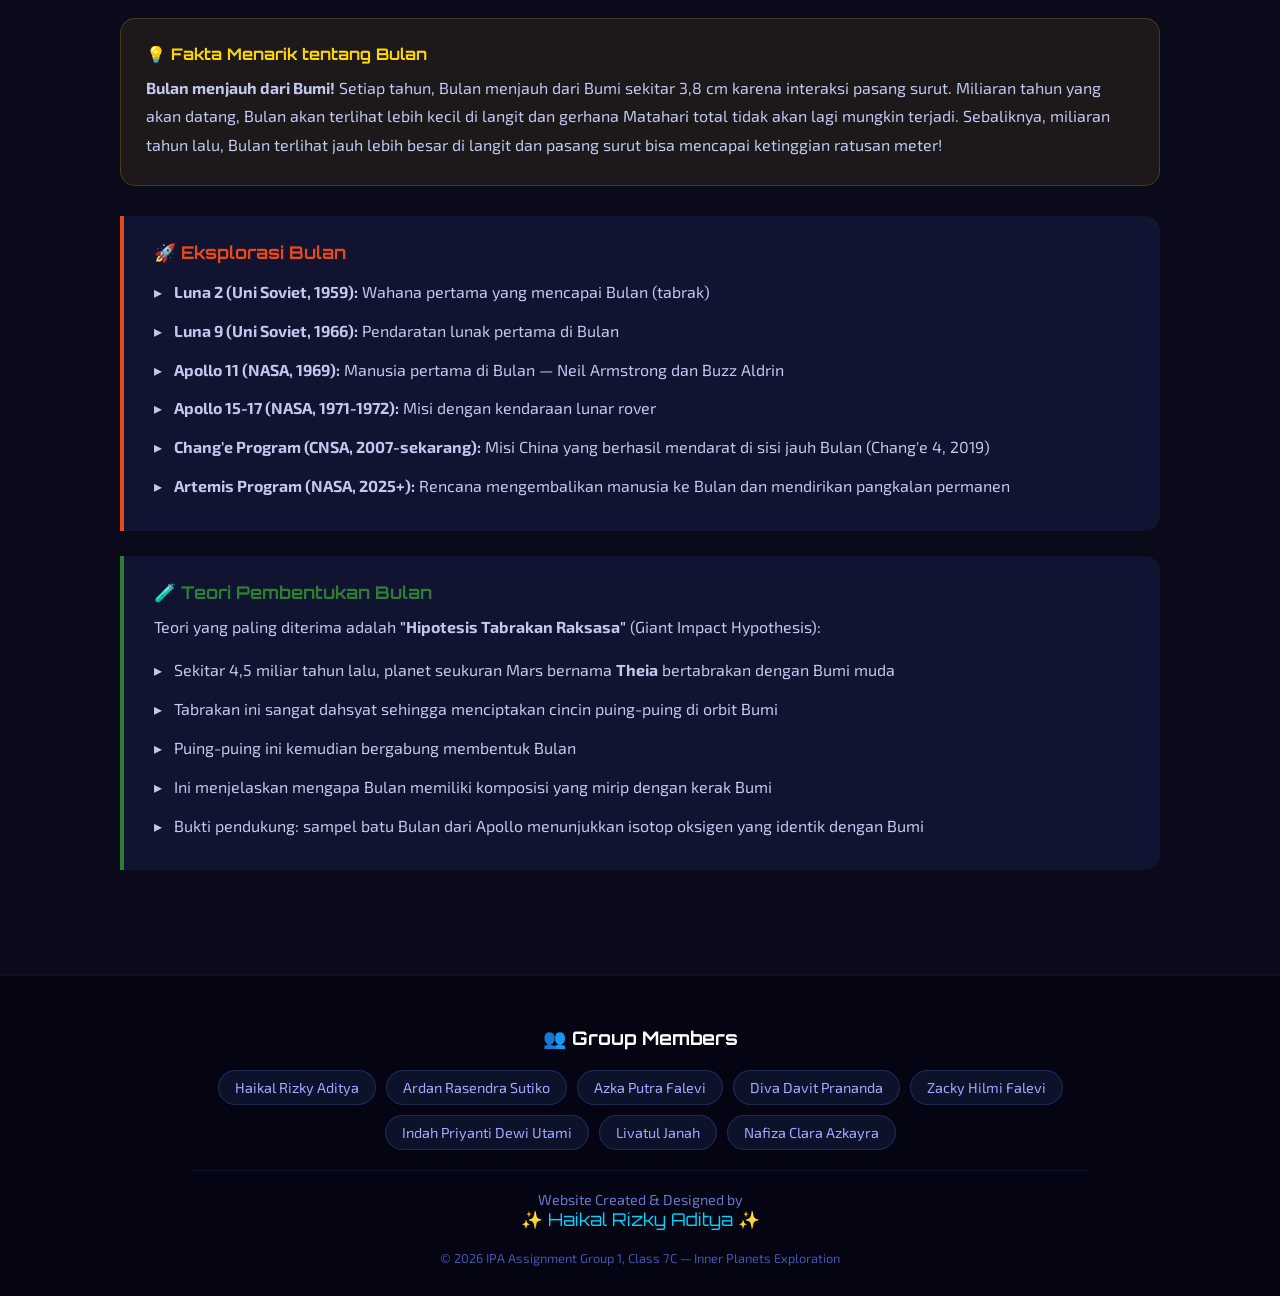
<file: moon.html>
<!DOCTYPE html>
<html lang="id">
<head>
    <meta charset="UTF-8">
    <meta name="viewport" content="width=device-width, initial-scale=1.0">
    <title>Bulan (Moon) — Satelit Bumi — IPA Assignment Group 1, Class 7C</title>
    <link rel="stylesheet" href="style.css">
</head>
<body>
    <div class="stars"></div>
    <nav>
    <div class="nav-container">
        <div class="logo">🚀 IPA Group 1</div>
        <ul class="nav-links">
            <li><a href="index.html" class="">🏠 Home</a></li><li><a href="mercury.html" class="">☿ Mercury</a></li><li><a href="venus.html" class="">♀ Venus</a></li><li><a href="earth.html" class="">⊕ Earth</a></li><li><a href="mars.html" class="">♂ Mars</a></li>
        </ul>
    </div>
</nav>
    
    <section class="planet-hero" style="min-height: 60vh;">
        <div class="planet-hero-grid">
            <div class="planet-visual">
                <div class="planet-sphere" style="background: radial-gradient(circle at 30% 30%, #f5f5f5, #d0d0d0, #a0a0a0, #707070); box-shadow: 0 0 80px rgba(200, 200, 200, 0.4), inset -30px -30px 60px rgba(0,0,0,0.5);"></div>
            </div>
            <div class="planet-info">
                <h1 style="color: #e0e0e0;">🌙 Bulan</h1>
                <p class="planet-tagline">"Satelit Alami Terbesar Relatif terhadap Planet Induknya"</p>
                <p><strong>Bulan</strong> adalah satu-satunya satelit alami Bumi dan objek langit terbesar kelima di Tata Surya. Bulan merupakan satelit alami terbesar relatif terhadap planet induknya — diameter Bulan adalah <strong>27% dari diameter Bumi</strong>, yang merupakan rasio terbesar di antara semua planet-satelit di Tata Surya.</p>
                <p>Bulan memainkan peran vital bagi kehidupan di Bumi. Gravitasi Bulan menyebabkan <strong>pasang surut laut</strong>, memperlambat rotasi Bumi dari 6 jam menjadi 24 jam selama miliaran tahun, dan menstabilkan kemiringan sumbu Bumi sehingga musim tetap stabil.</p>
            </div>
        </div>
    </section>

    <section class="content-section">
        <a href="earth.html" class="back-button">← Kembali ke Halaman Bumi</a>

        <h2 class="section-title fade-in">🔬 Karakteristik Fisik Bulan</h2>

        <div class="cards-grid">
            <div class="card fade-in">
                <div class="card-icon">🌑</div>
                <h3>Fase Bulan</h3>
                <p>Bulan tidak memancarkan cahaya sendiri — ia <strong>memantulkan cahaya Matahari</strong>. Fase Bulan terjadi karena posisi relatif Bulan, Bumi, dan Matahari berubah selama orbit Bulan mengelilingi Bumi selama 27,3 hari. Fase meliputi: Bulan Baru, Sabit, Separuh, Gibbous, dan Purnama.</p>
            </div>
            <div class="card fade-in">
                <div class="card-icon">🌋</div>
                <h3>Kawah dan Maria</h3>
                <p>Permukaan Bulan dipenuhi <strong>kawah tabrakan</strong> yang terbentuk selama miliaran tahun oleh asteroid dan meteor. Kawah terbesar adalah Kawah Aitken di sisi jauh Bulan dengan diameter 2.500 km. "Maria" adalah dataran gelap yang terbentuk dari aliran lava purba yang membeku.</p>
            </div>
            <div class="card fade-in">
                <div class="card-icon">🌡️</div>
                <h3>Suhu Ekstrem</h3>
                <p>Karena tidak memiliki atmosfer, suhu di Bulan sangat ekstrem. Suhu siang hari bisa mencapai <strong>127°C</strong>, sementara di malam hari bisa turun hingga <strong>-173°C</strong> — perbedaan suhu sekitar 300°C!</p>
            </div>
            <div class="card fade-in">
                <div class="card-icon">🧲</div>
                <h3>Medan Magnet Lemah</h3>
                <p>Bulan memiliki <strong>medan magnet yang sangat lemah</strong> — sekitar 1/100 dari medan magnet Bumi. Namun, bebatuan Bulan memiliki magnetisasi remanen yang menunjukkan bahwa Bulan pernah memiliki medan magnet yang lebih kuat miliaran tahun lalu.</p>
            </div>
        </div>

        <div class="info-box fade-in" style="border-color: #c0c0c0;">
            <h4 style="color: #c0c0c0;">📊 Data Bulan</h4>
            <table class="data-table">
                <tr><th>Parameter</th><th>Nilai</th></tr>
                <tr><td>Jarak dari Bumi</td><td>384.400 km (rata-rata)</td></tr>
                <tr><td>Diameter</td><td>3.474 km (0,27× Bumi)</td></tr>
                <tr><td>Massa</td><td>7,34 × 10²² kg (0,0123× Bumi)</td></tr>
                <tr><td>Kepadatan</td><td>3,34 g/cm³</td></tr>
                <tr><td>Gravitasi Permukaan</td><td>1,62 m/s² (0,165× Bumi)</td></tr>
                <tr><td>Periode Orbit</td><td>27,3 hari (sideris)</td></tr>
                <tr><td>Periode Rotasi</td><td>27,3 hari (terkunci pasang surut)</td></tr>
                <tr><td>Suhu Maksimum</td><td>127°C</td></tr>
                <tr><td>Suhu Minimum</td><td>-173°C</td></tr>
                <tr><td>Umur</td><td>4,51 miliar tahun</td></tr>
            </table>
        </div>

        <div class="info-box fade-in" style="border-color: #00d4ff;">
            <h4 style="color: #00d4ff;">🔍 Penjelasan Ilmiah: Mengapa Bulan Selalu Menunjukkan Sisi yang Sama?</h4>
            <p style="color: #c0c8ee; line-height: 1.8;">Fenomena ini disebut <strong>"rotasi terkunci pasang surut"</strong> (tidal locking). Berikut mekanismenya:</p>
            <ul style="color: #c0c8ee; line-height: 1.8; margin-top: 10px;">
                <li>Gravitasi Bumi menarik sisi terdekat Bulan lebih kuat daripada sisi terjauh</li>
                <li>Perbedaan gaya gravitasi ini membuat Bulan sedikit memanjang menjadi bentuk oval</li>
                <li>Bulatan oval ini "terkunci" menghadap ke Bumi karena gesekan pasang surut</li>
                <li>Proses ini memperlambat rotasi Bulan hingga sama dengan periode orbitnya</li>
                <li>Ini terjadi pada banyak satelit di Tata Surya, termasuk Phobos dan Deimos</li>
            </ul>
            <p style="color: #c0c8ee; line-height: 1.8; margin-top: 15px;">Meskipun kita hanya melihat satu sisi dari Bumi, <strong>59% permukaan Bulan</strong> sebenarnya terlihat dari Bumi karena gerakan librasi (goyangan) Bulan akibat orbit eliptisnya.</p>
        </div>

        <div class="info-box fade-in" style="border-color: #ffd700;">
            <h4 style="color: #ffd700;">🌊 Pengaruh Bulan terhadap Bumi</h4>
            <ul style="color: #c0c8ee; line-height: 1.8; margin-top: 10px;">
                <li><strong>Pasang Surut:</strong> Gravitasi Bulan menarik air laut, menyebabkan pasang surut dua kali sehari. Pasang surut terbesar terjadi saat Bulan, Bumi, dan Matahari sejajar (spring tide)</li>
                <li><strong>Perlambatan Rotasi Bumi:</strong> Gaya pasang surut memperlambat rotasi Bumi sekitar 1,7 milidetik per abad. Miliaran tahun lalu, hari di Bumi hanya 6 jam!</li>
                <li><strong>Stabilitas Sumbu:</strong> Gravitasi Bulan menstabilkan kemiringan sumbu Bumi (23,5°), menjaga musim tetap stabil selama ribuan tahun</li>
                <li><strong>Pencahayaan Malam:</strong> Cahaya Bulan memungkinkan aktivitas nokturnal bagi hewan dan manusia sejak zaman purba</li>
                <li><strong>Budaya & Kalender:</strong> Bulan menjadi dasar kalender lunar dan memengaruhi budaya manusia selama ribuan tahun</li>
            </ul>
        </div>

        <div class="fun-fact fade-in">
            <h4>💡 Fakta Menarik tentang Bulan</h4>
            <p style="color: #c0c8ee; line-height: 1.8;"><strong>Bulan menjauh dari Bumi!</strong> Setiap tahun, Bulan menjauh dari Bumi sekitar 3,8 cm karena interaksi pasang surut. Miliaran tahun yang akan datang, Bulan akan terlihat lebih kecil di langit dan gerhana Matahari total tidak akan lagi mungkin terjadi. Sebaliknya, miliaran tahun lalu, Bulan terlihat jauh lebih besar di langit dan pasang surut bisa mencapai ketinggian ratusan meter!</p>
        </div>

        <div class="info-box fade-in" style="border-color: #e64a19;">
            <h4 style="color: #e64a19;">🚀 Eksplorasi Bulan</h4>
            <ul style="color: #c0c8ee; line-height: 1.8; margin-top: 10px;">
                <li><strong>Luna 2 (Uni Soviet, 1959):</strong> Wahana pertama yang mencapai Bulan (tabrak)</li>
                <li><strong>Luna 9 (Uni Soviet, 1966):</strong> Pendaratan lunak pertama di Bulan</li>
                <li><strong>Apollo 11 (NASA, 1969):</strong> Manusia pertama di Bulan — Neil Armstrong dan Buzz Aldrin</li>
                <li><strong>Apollo 15-17 (NASA, 1971-1972):</strong> Misi dengan kendaraan lunar rover</li>
                <li><strong>Chang'e Program (CNSA, 2007-sekarang):</strong> Misi China yang berhasil mendarat di sisi jauh Bulan (Chang'e 4, 2019)</li>
                <li><strong>Artemis Program (NASA, 2025+):</strong> Rencana mengembalikan manusia ke Bulan dan mendirikan pangkalan permanen</li>
            </ul>
        </div>

        <div class="info-box fade-in" style="border-color: #2e7d32;">
            <h4 style="color: #2e7d32;">🧪 Teori Pembentukan Bulan</h4>
            <p style="color: #c0c8ee; line-height: 1.8;">Teori yang paling diterima adalah <strong>"Hipotesis Tabrakan Raksasa"</strong> (Giant Impact Hypothesis):</p>
            <ul style="color: #c0c8ee; line-height: 1.8; margin-top: 10px;">
                <li>Sekitar 4,5 miliar tahun lalu, planet seukuran Mars bernama <strong>Theia</strong> bertabrakan dengan Bumi muda</li>
                <li>Tabrakan ini sangat dahsyat sehingga menciptakan cincin puing-puing di orbit Bumi</li>
                <li>Puing-puing ini kemudian bergabung membentuk Bulan</li>
                <li>Ini menjelaskan mengapa Bulan memiliki komposisi yang mirip dengan kerak Bumi</li>
                <li>Bukti pendukung: sampel batu Bulan dari Apollo menunjukkan isotop oksigen yang identik dengan Bumi</li>
            </ul>
        </div>
    </section>

    <footer>
    <div class="footer-content">
        <h3 style="font-family: 'Orbitron', sans-serif; margin-bottom: 15px; color: #fff;">👥 Group Members</h3>
        <div class="group-members">
            <span class="member-tag">Haikal Rizky Aditya</span>
            <span class="member-tag">Ardan Rasendra Sutiko</span>
            <span class="member-tag">Azka Putra Falevi</span>
            <span class="member-tag">Diva Davit Prananda</span>
            <span class="member-tag">Zacky Hilmi Falevi</span>
            <span class="member-tag">Indah Priyanti Dewi Utami</span>
            <span class="member-tag">Livatul Janah</span>
            <span class="member-tag">Nafiza Clara Azkayra</span>
        </div>
        <div class="creator">
            <p style="color: #6677cc; font-size: 0.9rem;">Website Created & Designed by</p>
            <p class="creator-name">✨ Haikal Rizky Aditya ✨</p>
        </div>
        <p style="margin-top: 20px; color: #4455aa; font-size: 0.8rem;">© 2026 IPA Assignment Group 1, Class 7C — Inner Planets Exploration</p>
    </div>
</footer>
    <script>
    document.addEventListener('DOMContentLoaded', function() {
        const starsContainer = document.querySelector('.stars');
        if (starsContainer) {
            for (let i = 0; i < 150; i++) {
                const star = document.createElement('div');
                star.className = 'star';
                star.style.left = Math.random() * 100 + '%';
                star.style.top = Math.random() * 100 + '%';
                star.style.width = Math.random() * 3 + 1 + 'px';
                star.style.height = star.style.width;
                star.style.setProperty('--duration', (Math.random() * 3 + 2) + 's');
                star.style.animationDelay = Math.random() * 5 + 's';
                starsContainer.appendChild(star);
            }
        }
        const observer = new IntersectionObserver((entries) => {
            entries.forEach(entry => {
                if (entry.isIntersecting) {
                    entry.target.classList.add('visible');
                }
            });
        }, { threshold: 0.1 });
        document.querySelectorAll('.fade-in').forEach(el => observer.observe(el));
    });
    </script>
</body>
</html>
</file>
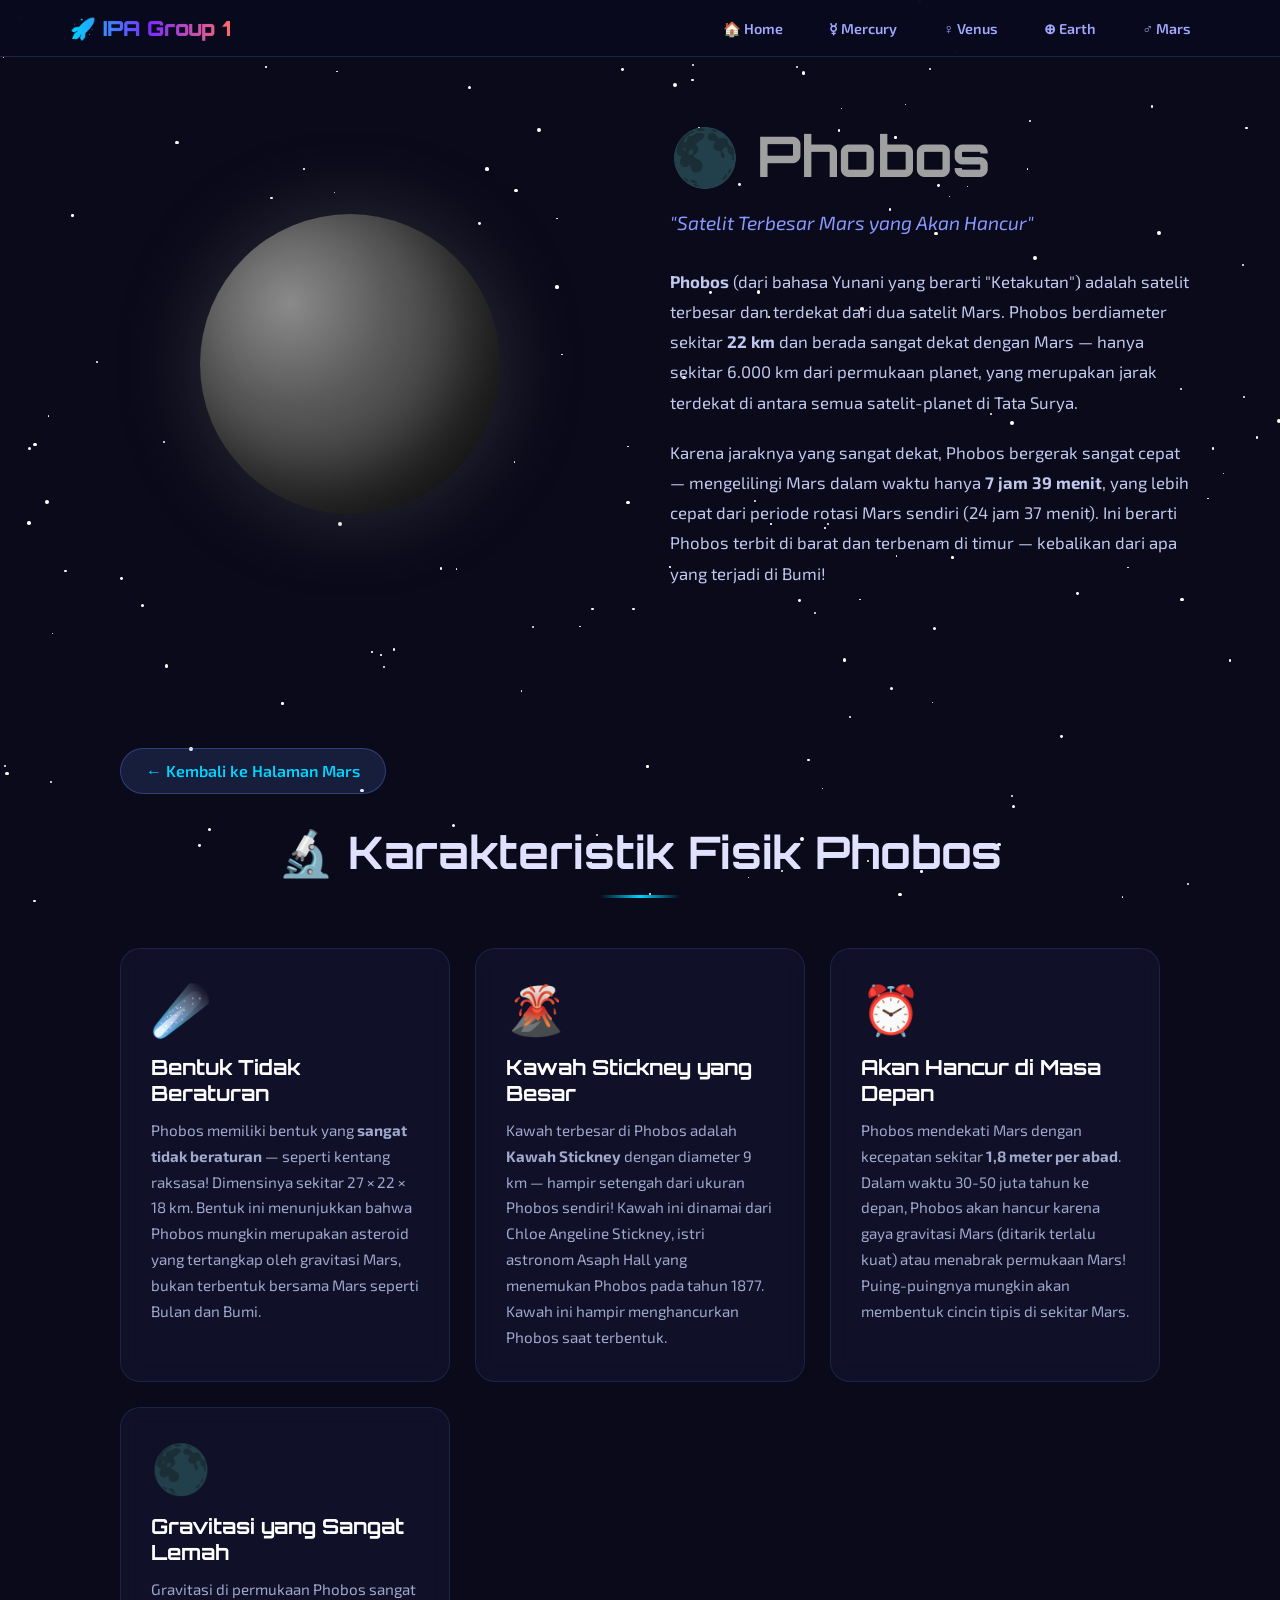
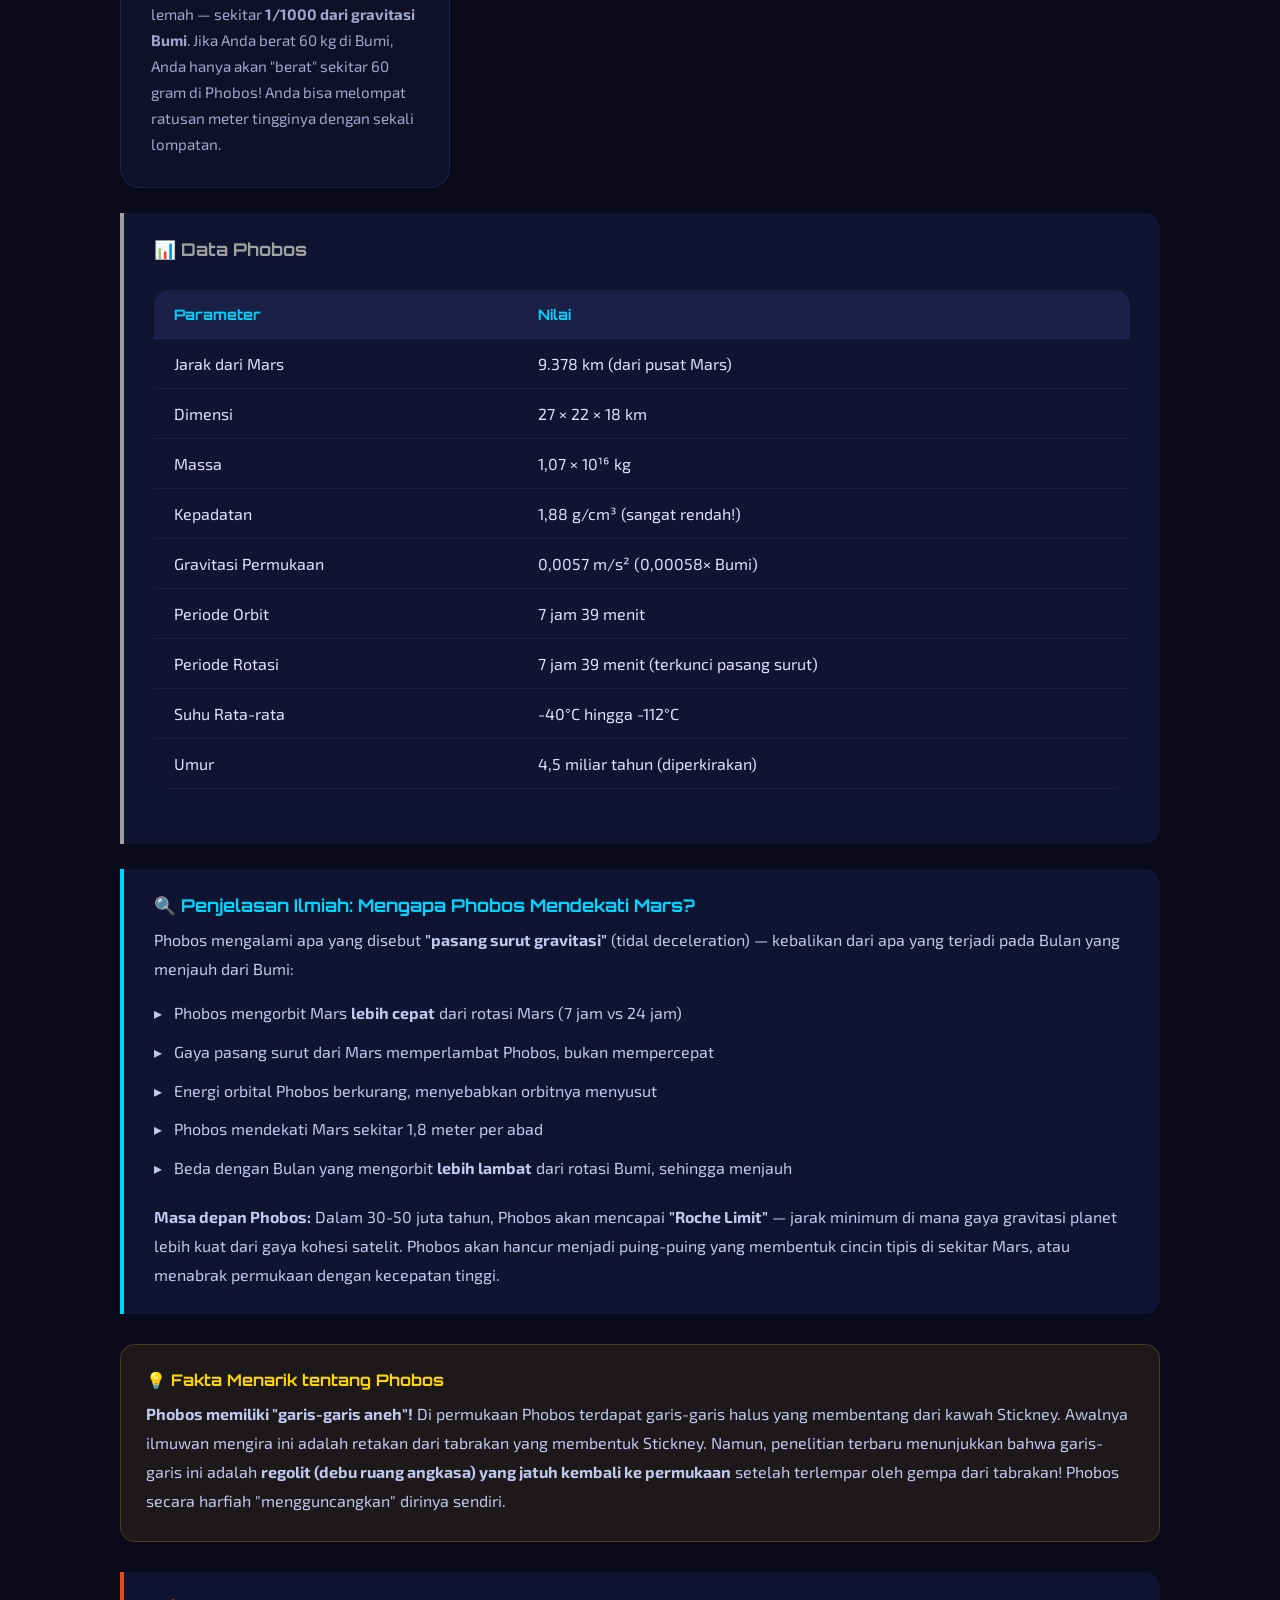
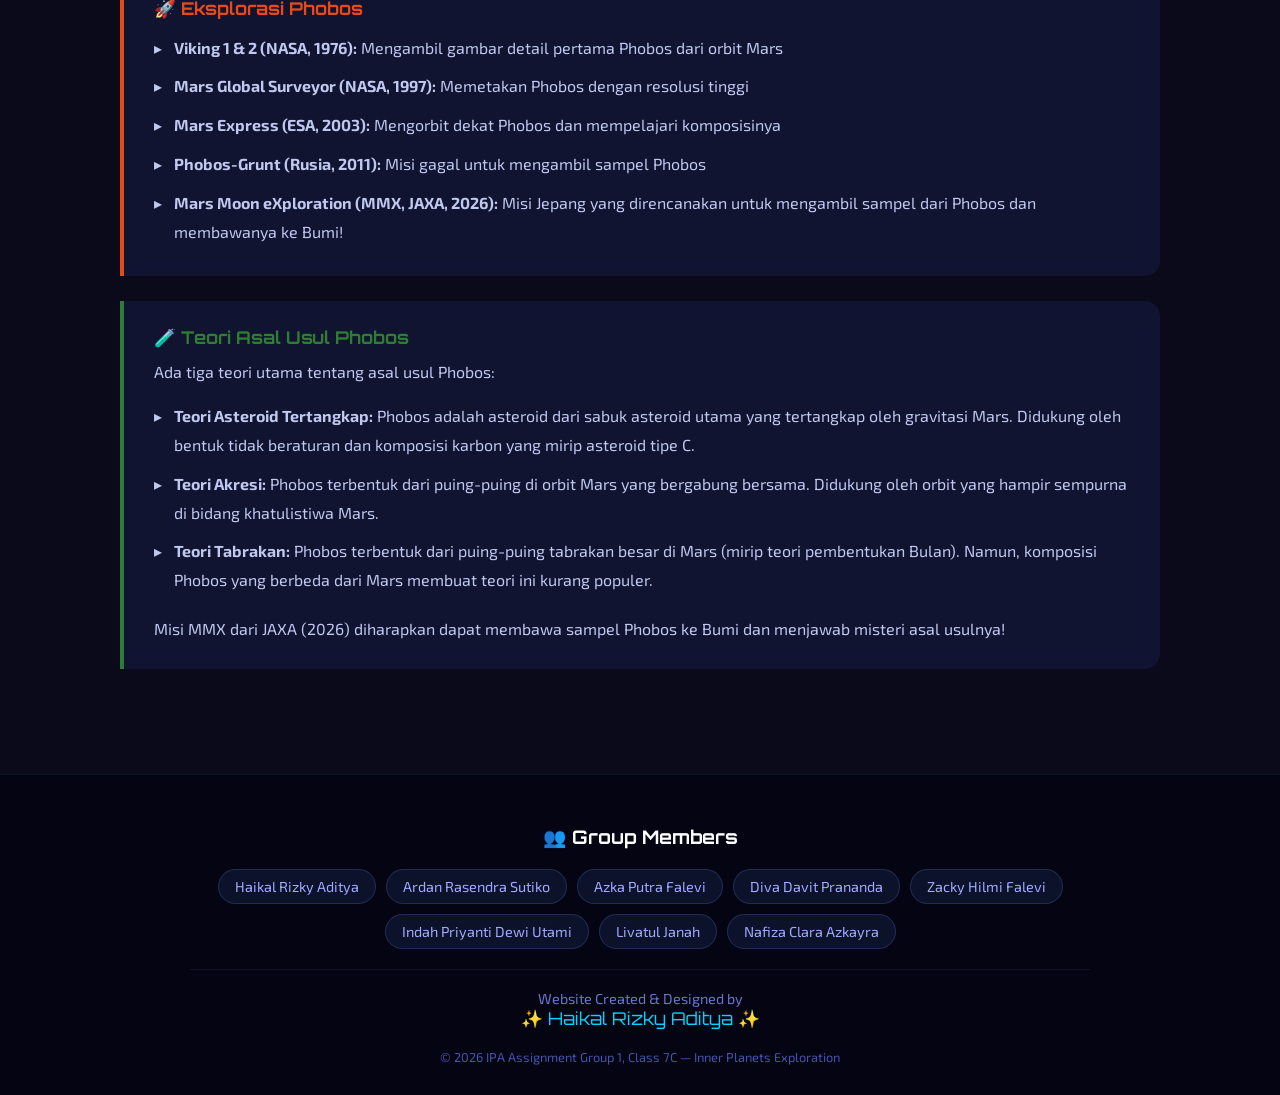
<file: phobos.html>
<!DOCTYPE html>
<html lang="id">
<head>
    <meta charset="UTF-8">
    <meta name="viewport" content="width=device-width, initial-scale=1.0">
    <title>Phobos — Satelit Mars — IPA Assignment Group 1, Class 7C</title>
    <link rel="stylesheet" href="style.css">
</head>
<body>
    <div class="stars"></div>
    <nav>
    <div class="nav-container">
        <div class="logo">🚀 IPA Group 1</div>
        <ul class="nav-links">
            <li><a href="index.html" class="">🏠 Home</a></li><li><a href="mercury.html" class="">☿ Mercury</a></li><li><a href="venus.html" class="">♀ Venus</a></li><li><a href="earth.html" class="">⊕ Earth</a></li><li><a href="mars.html" class="">♂ Mars</a></li>
        </ul>
    </div>
</nav>
    
    <section class="planet-hero" style="min-height: 60vh;">
        <div class="planet-hero-grid">
            <div class="planet-visual">
                <div class="planet-sphere" style="background: radial-gradient(circle at 30% 30%, #8a8a8a, #5a5a5a, #3a3a3a, #1a1a1a); box-shadow: 0 0 80px rgba(100, 100, 100, 0.4), inset -30px -30px 60px rgba(0,0,0,0.5);"></div>
            </div>
            <div class="planet-info">
                <h1 style="color: #a0a0a0;">🌑 Phobos</h1>
                <p class="planet-tagline">"Satelit Terbesar Mars yang Akan Hancur"</p>
                <p><strong>Phobos</strong> (dari bahasa Yunani yang berarti "Ketakutan") adalah satelit terbesar dan terdekat dari dua satelit Mars. Phobos berdiameter sekitar <strong>22 km</strong> dan berada sangat dekat dengan Mars — hanya sekitar 6.000 km dari permukaan planet, yang merupakan jarak terdekat di antara semua satelit-planet di Tata Surya.</p>
                <p>Karena jaraknya yang sangat dekat, Phobos bergerak sangat cepat — mengelilingi Mars dalam waktu hanya <strong>7 jam 39 menit</strong>, yang lebih cepat dari periode rotasi Mars sendiri (24 jam 37 menit). Ini berarti Phobos terbit di barat dan terbenam di timur — kebalikan dari apa yang terjadi di Bumi!</p>
            </div>
        </div>
    </section>

    <section class="content-section">
        <a href="mars.html" class="back-button">← Kembali ke Halaman Mars</a>

        <h2 class="section-title fade-in">🔬 Karakteristik Fisik Phobos</h2>

        <div class="cards-grid">
            <div class="card fade-in">
                <div class="card-icon">☄️</div>
                <h3>Bentuk Tidak Beraturan</h3>
                <p>Phobos memiliki bentuk yang <strong>sangat tidak beraturan</strong> — seperti kentang raksasa! Dimensinya sekitar 27 × 22 × 18 km. Bentuk ini menunjukkan bahwa Phobos mungkin merupakan asteroid yang tertangkap oleh gravitasi Mars, bukan terbentuk bersama Mars seperti Bulan dan Bumi.</p>
            </div>
            <div class="card fade-in">
                <div class="card-icon">🌋</div>
                <h3>Kawah Stickney yang Besar</h3>
                <p>Kawah terbesar di Phobos adalah <strong>Kawah Stickney</strong> dengan diameter 9 km — hampir setengah dari ukuran Phobos sendiri! Kawah ini dinamai dari Chloe Angeline Stickney, istri astronom Asaph Hall yang menemukan Phobos pada tahun 1877. Kawah ini hampir menghancurkan Phobos saat terbentuk.</p>
            </div>
            <div class="card fade-in">
                <div class="card-icon">⏰</div>
                <h3>Akan Hancur di Masa Depan</h3>
                <p>Phobos mendekati Mars dengan kecepatan sekitar <strong>1,8 meter per abad</strong>. Dalam waktu 30-50 juta tahun ke depan, Phobos akan hancur karena gaya gravitasi Mars (ditarik terlalu kuat) atau menabrak permukaan Mars! Puing-puingnya mungkin akan membentuk cincin tipis di sekitar Mars.</p>
            </div>
            <div class="card fade-in">
                <div class="card-icon">🌑</div>
                <h3>Gravitasi yang Sangat Lemah</h3>
                <p>Gravitasi di permukaan Phobos sangat lemah — sekitar <strong>1/1000 dari gravitasi Bumi</strong>. Jika Anda berat 60 kg di Bumi, Anda hanya akan "berat" sekitar 60 gram di Phobos! Anda bisa melompat ratusan meter tingginya dengan sekali lompatan.</p>
            </div>
        </div>

        <div class="info-box fade-in" style="border-color: #a0a0a0;">
            <h4 style="color: #a0a0a0;">📊 Data Phobos</h4>
            <table class="data-table">
                <tr><th>Parameter</th><th>Nilai</th></tr>
                <tr><td>Jarak dari Mars</td><td>9.378 km (dari pusat Mars)</td></tr>
                <tr><td>Dimensi</td><td>27 × 22 × 18 km</td></tr>
                <tr><td>Massa</td><td>1,07 × 10¹⁶ kg</td></tr>
                <tr><td>Kepadatan</td><td>1,88 g/cm³ (sangat rendah!)</td></tr>
                <tr><td>Gravitasi Permukaan</td><td>0,0057 m/s² (0,00058× Bumi)</td></tr>
                <tr><td>Periode Orbit</td><td>7 jam 39 menit</td></tr>
                <tr><td>Periode Rotasi</td><td>7 jam 39 menit (terkunci pasang surut)</td></tr>
                <tr><td>Suhu Rata-rata</td><td>-40°C hingga -112°C</td></tr>
                <tr><td>Umur</td><td>4,5 miliar tahun (diperkirakan)</td></tr>
            </table>
        </div>

        <div class="info-box fade-in" style="border-color: #00d4ff;">
            <h4 style="color: #00d4ff;">🔍 Penjelasan Ilmiah: Mengapa Phobos Mendekati Mars?</h4>
            <p style="color: #c0c8ee; line-height: 1.8;">Phobos mengalami apa yang disebut <strong>"pasang surut gravitasi"</strong> (tidal deceleration) — kebalikan dari apa yang terjadi pada Bulan yang menjauh dari Bumi:</p>
            <ul style="color: #c0c8ee; line-height: 1.8; margin-top: 10px;">
                <li>Phobos mengorbit Mars <strong>lebih cepat</strong> dari rotasi Mars (7 jam vs 24 jam)</li>
                <li>Gaya pasang surut dari Mars memperlambat Phobos, bukan mempercepat</li>
                <li>Energi orbital Phobos berkurang, menyebabkan orbitnya menyusut</li>
                <li>Phobos mendekati Mars sekitar 1,8 meter per abad</li>
                <li>Beda dengan Bulan yang mengorbit <strong>lebih lambat</strong> dari rotasi Bumi, sehingga menjauh</li>
            </ul>
            <p style="color: #c0c8ee; line-height: 1.8; margin-top: 15px;"><strong>Masa depan Phobos:</strong> Dalam 30-50 juta tahun, Phobos akan mencapai <strong>"Roche Limit"</strong> — jarak minimum di mana gaya gravitasi planet lebih kuat dari gaya kohesi satelit. Phobos akan hancur menjadi puing-puing yang membentuk cincin tipis di sekitar Mars, atau menabrak permukaan dengan kecepatan tinggi.</p>
        </div>

        <div class="fun-fact fade-in">
            <h4>💡 Fakta Menarik tentang Phobos</h4>
            <p style="color: #c0c8ee; line-height: 1.8;"><strong>Phobos memiliki "garis-garis aneh"!</strong> Di permukaan Phobos terdapat garis-garis halus yang membentang dari kawah Stickney. Awalnya ilmuwan mengira ini adalah retakan dari tabrakan yang membentuk Stickney. Namun, penelitian terbaru menunjukkan bahwa garis-garis ini adalah <strong>regolit (debu ruang angkasa) yang jatuh kembali ke permukaan</strong> setelah terlempar oleh gempa dari tabrakan! Phobos secara harfiah "mengguncangkan" dirinya sendiri.</p>
        </div>

        <div class="info-box fade-in" style="border-color: #e64a19;">
            <h4 style="color: #e64a19;">🚀 Eksplorasi Phobos</h4>
            <ul style="color: #c0c8ee; line-height: 1.8; margin-top: 10px;">
                <li><strong>Viking 1 & 2 (NASA, 1976):</strong> Mengambil gambar detail pertama Phobos dari orbit Mars</li>
                <li><strong>Mars Global Surveyor (NASA, 1997):</strong> Memetakan Phobos dengan resolusi tinggi</li>
                <li><strong>Mars Express (ESA, 2003):</strong> Mengorbit dekat Phobos dan mempelajari komposisinya</li>
                <li><strong>Phobos-Grunt (Rusia, 2011):</strong> Misi gagal untuk mengambil sampel Phobos</li>
                <li><strong>Mars Moon eXploration (MMX, JAXA, 2026):</strong> Misi Jepang yang direncanakan untuk mengambil sampel dari Phobos dan membawanya ke Bumi!</li>
            </ul>
        </div>

        <div class="info-box fade-in" style="border-color: #2e7d32;">
            <h4 style="color: #2e7d32;">🧪 Teori Asal Usul Phobos</h4>
            <p style="color: #c0c8ee; line-height: 1.8;">Ada tiga teori utama tentang asal usul Phobos:</p>
            <ul style="color: #c0c8ee; line-height: 1.8; margin-top: 10px;">
                <li><strong>Teori Asteroid Tertangkap:</strong> Phobos adalah asteroid dari sabuk asteroid utama yang tertangkap oleh gravitasi Mars. Didukung oleh bentuk tidak beraturan dan komposisi karbon yang mirip asteroid tipe C.</li>
                <li><strong>Teori Akresi:</strong> Phobos terbentuk dari puing-puing di orbit Mars yang bergabung bersama. Didukung oleh orbit yang hampir sempurna di bidang khatulistiwa Mars.</li>
                <li><strong>Teori Tabrakan:</strong> Phobos terbentuk dari puing-puing tabrakan besar di Mars (mirip teori pembentukan Bulan). Namun, komposisi Phobos yang berbeda dari Mars membuat teori ini kurang populer.</li>
            </ul>
            <p style="color: #c0c8ee; line-height: 1.8; margin-top: 15px;">Misi MMX dari JAXA (2026) diharapkan dapat membawa sampel Phobos ke Bumi dan menjawab misteri asal usulnya!</p>
        </div>
    </section>

    <footer>
    <div class="footer-content">
        <h3 style="font-family: 'Orbitron', sans-serif; margin-bottom: 15px; color: #fff;">👥 Group Members</h3>
        <div class="group-members">
            <span class="member-tag">Haikal Rizky Aditya</span>
            <span class="member-tag">Ardan Rasendra Sutiko</span>
            <span class="member-tag">Azka Putra Falevi</span>
            <span class="member-tag">Diva Davit Prananda</span>
            <span class="member-tag">Zacky Hilmi Falevi</span>
            <span class="member-tag">Indah Priyanti Dewi Utami</span>
            <span class="member-tag">Livatul Janah</span>
            <span class="member-tag">Nafiza Clara Azkayra</span>
        </div>
        <div class="creator">
            <p style="color: #6677cc; font-size: 0.9rem;">Website Created & Designed by</p>
            <p class="creator-name">✨ Haikal Rizky Aditya ✨</p>
        </div>
        <p style="margin-top: 20px; color: #4455aa; font-size: 0.8rem;">© 2026 IPA Assignment Group 1, Class 7C — Inner Planets Exploration</p>
    </div>
</footer>
    <script>
    document.addEventListener('DOMContentLoaded', function() {
        const starsContainer = document.querySelector('.stars');
        if (starsContainer) {
            for (let i = 0; i < 150; i++) {
                const star = document.createElement('div');
                star.className = 'star';
                star.style.left = Math.random() * 100 + '%';
                star.style.top = Math.random() * 100 + '%';
                star.style.width = Math.random() * 3 + 1 + 'px';
                star.style.height = star.style.width;
                star.style.setProperty('--duration', (Math.random() * 3 + 2) + 's');
                star.style.animationDelay = Math.random() * 5 + 's';
                starsContainer.appendChild(star);
            }
        }
        const observer = new IntersectionObserver((entries) => {
            entries.forEach(entry => {
                if (entry.isIntersecting) {
                    entry.target.classList.add('visible');
                }
            });
        }, { threshold: 0.1 });
        document.querySelectorAll('.fade-in').forEach(el => observer.observe(el));
    });
    </script>
</body>
</html>
</file>
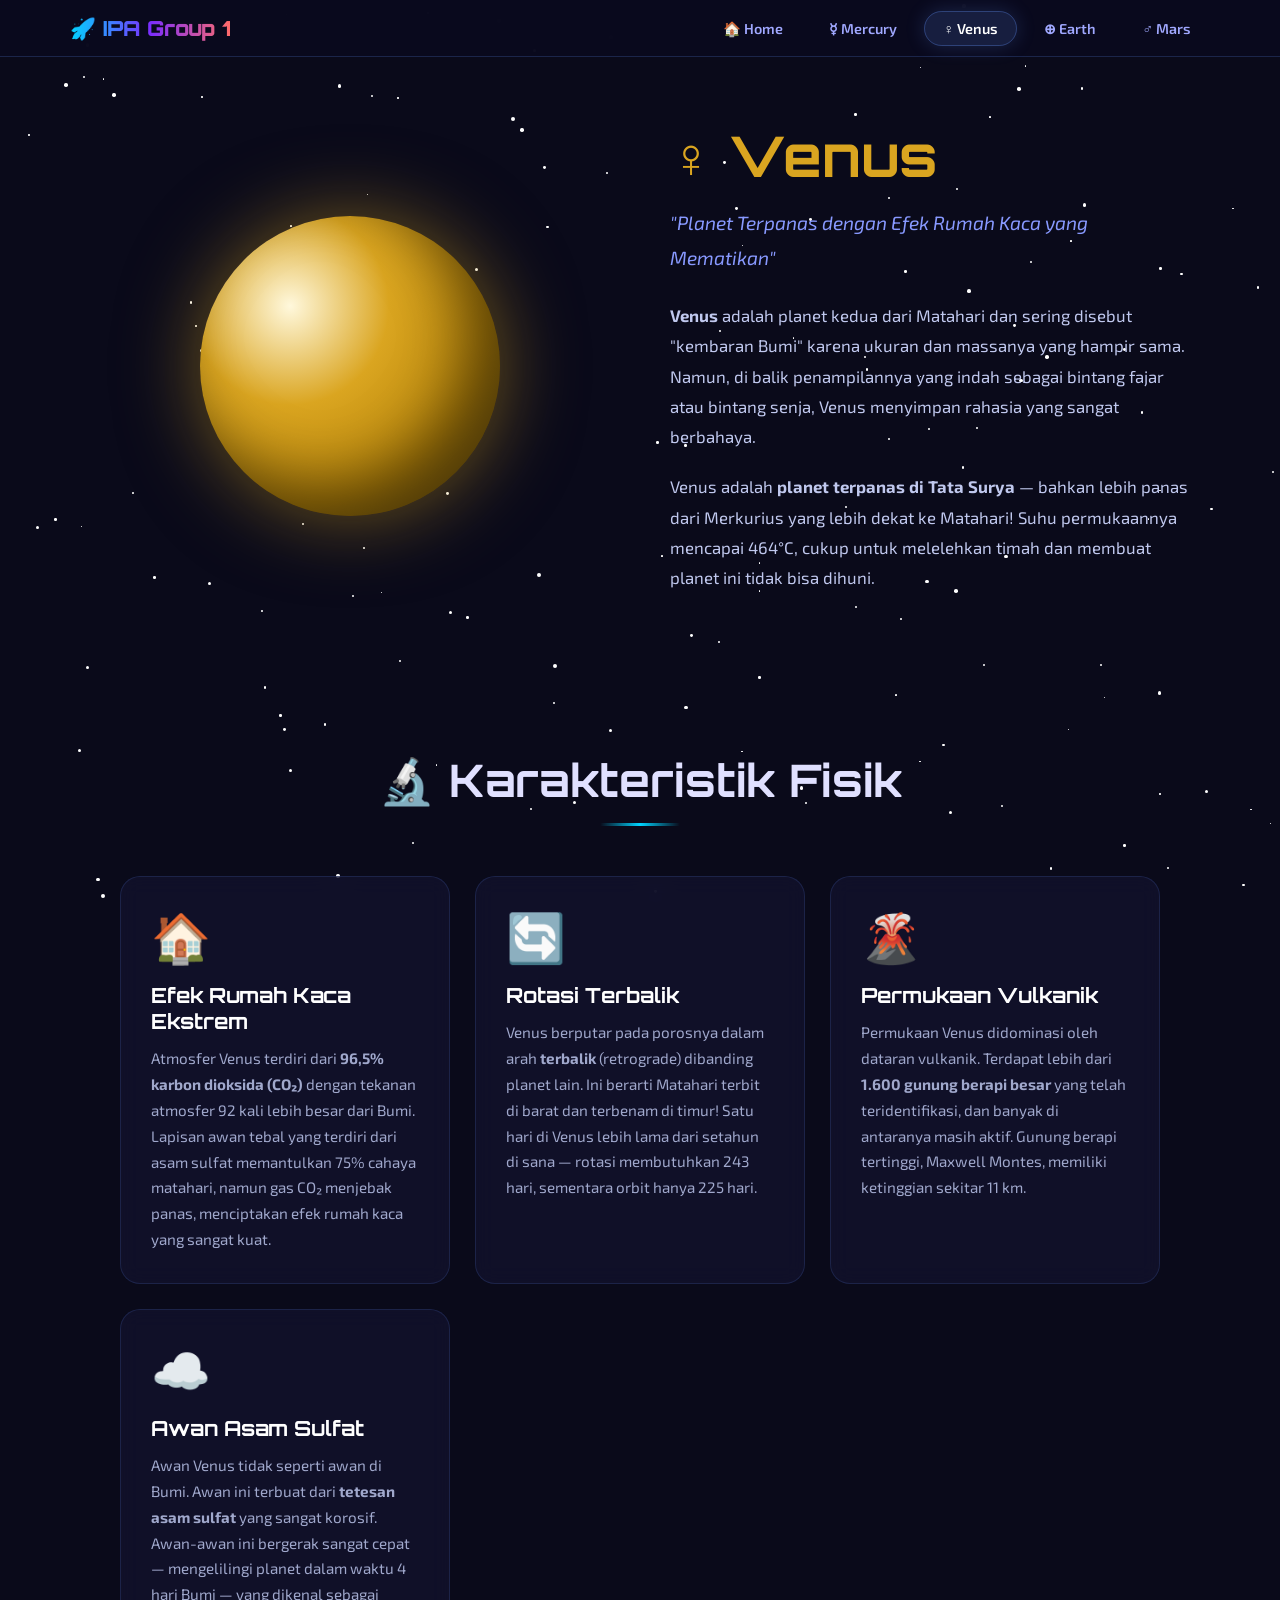
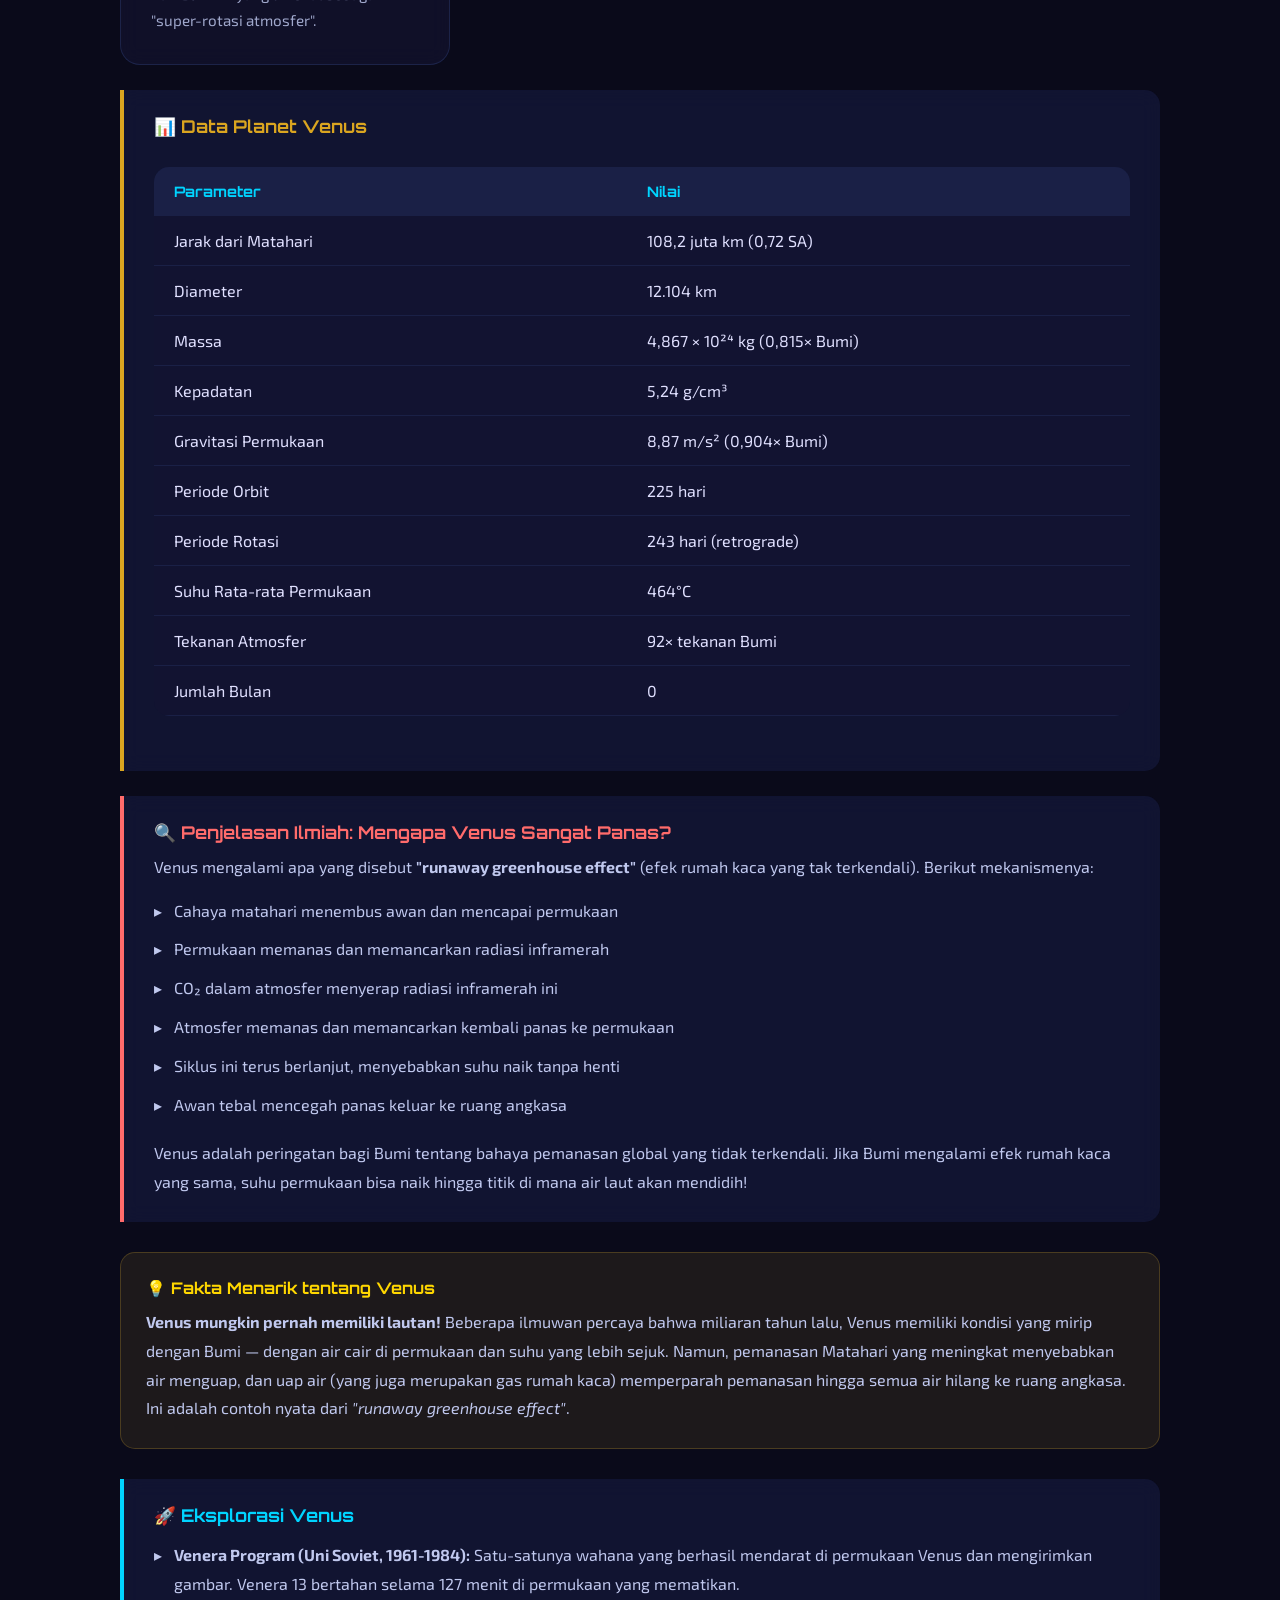
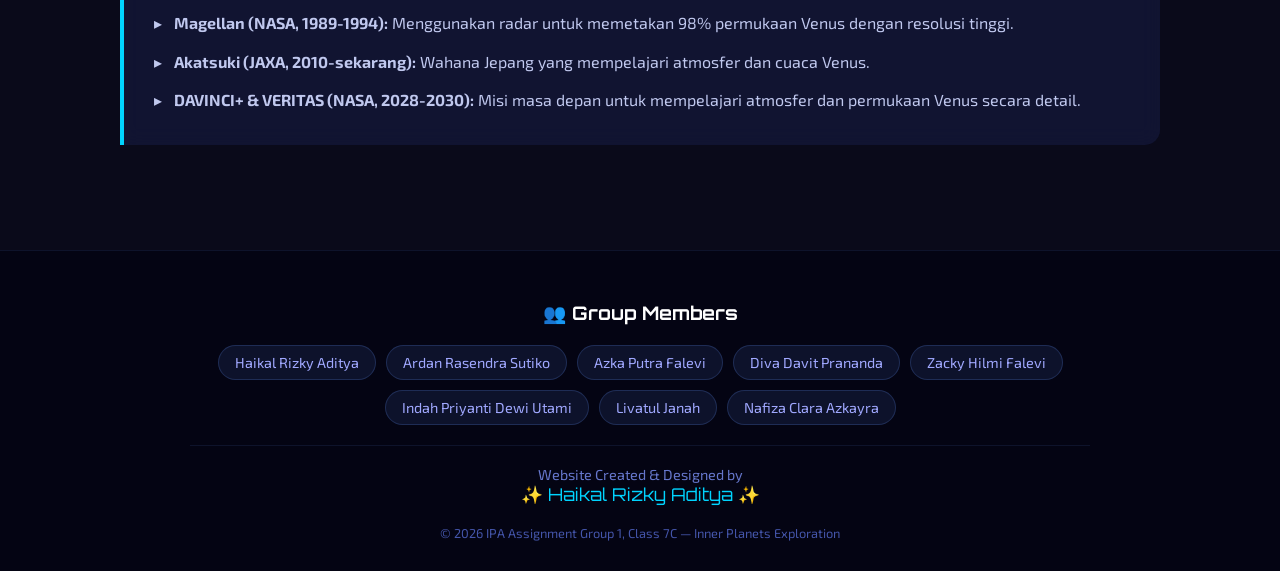
<file: venus.html>
<!DOCTYPE html>
<html lang="id">
<head>
    <meta charset="UTF-8">
    <meta name="viewport" content="width=device-width, initial-scale=1.0">
    <title>Venus — IPA Assignment Group 1, Class 7C</title>
    <link rel="stylesheet" href="style.css">
</head>
<body>
    <div class="stars"></div>
    <nav>
    <div class="nav-container">
        <div class="logo">🚀 IPA Group 1</div>
        <ul class="nav-links">
            <li><a href="index.html" class="">🏠 Home</a></li><li><a href="mercury.html" class="">☿ Mercury</a></li><li><a href="venus.html" class="active">♀ Venus</a></li><li><a href="earth.html" class="">⊕ Earth</a></li><li><a href="mars.html" class="">♂ Mars</a></li>
        </ul>
    </div>
</nav>
    
    <section class="planet-hero">
        <div class="planet-hero-grid">
            <div class="planet-visual">
                <div class="planet-sphere" style="background: radial-gradient(circle at 30% 30%, #fff8dc, #daa520, #b8860b, #8b6914); box-shadow: 0 0 80px rgba(218, 165, 32, 0.5), inset -30px -30px 60px rgba(0,0,0,0.5);"></div>
            </div>
            <div class="planet-info">
                <h1 style="color: #daa520;">♀ Venus</h1>
                <p class="planet-tagline">"Planet Terpanas dengan Efek Rumah Kaca yang Mematikan"</p>
                <p><strong>Venus</strong> adalah planet kedua dari Matahari dan sering disebut "kembaran Bumi" karena ukuran dan massanya yang hampir sama. Namun, di balik penampilannya yang indah sebagai bintang fajar atau bintang senja, Venus menyimpan rahasia yang sangat berbahaya.</p>
                <p>Venus adalah <strong>planet terpanas di Tata Surya</strong> — bahkan lebih panas dari Merkurius yang lebih dekat ke Matahari! Suhu permukaannya mencapai 464°C, cukup untuk melelehkan timah dan membuat planet ini tidak bisa dihuni.</p>
            </div>
        </div>
    </section>

    <section class="content-section">
        <h2 class="section-title fade-in">🔬 Karakteristik Fisik</h2>

        <div class="cards-grid">
            <div class="card fade-in">
                <div class="card-icon">🏠</div>
                <h3>Efek Rumah Kaca Ekstrem</h3>
                <p>Atmosfer Venus terdiri dari <strong>96,5% karbon dioksida (CO₂)</strong> dengan tekanan atmosfer 92 kali lebih besar dari Bumi. Lapisan awan tebal yang terdiri dari asam sulfat memantulkan 75% cahaya matahari, namun gas CO₂ menjebak panas, menciptakan efek rumah kaca yang sangat kuat.</p>
            </div>
            <div class="card fade-in">
                <div class="card-icon">🔄</div>
                <h3>Rotasi Terbalik</h3>
                <p>Venus berputar pada porosnya dalam arah <strong>terbalik</strong> (retrograde) dibanding planet lain. Ini berarti Matahari terbit di barat dan terbenam di timur! Satu hari di Venus lebih lama dari setahun di sana — rotasi membutuhkan 243 hari, sementara orbit hanya 225 hari.</p>
            </div>
            <div class="card fade-in">
                <div class="card-icon">🌋</div>
                <h3>Permukaan Vulkanik</h3>
                <p>Permukaan Venus didominasi oleh dataran vulkanik. Terdapat lebih dari <strong>1.600 gunung berapi besar</strong> yang telah teridentifikasi, dan banyak di antaranya masih aktif. Gunung berapi tertinggi, Maxwell Montes, memiliki ketinggian sekitar 11 km.</p>
            </div>
            <div class="card fade-in">
                <div class="card-icon">☁️</div>
                <h3>Awan Asam Sulfat</h3>
                <p>Awan Venus tidak seperti awan di Bumi. Awan ini terbuat dari <strong>tetesan asam sulfat</strong> yang sangat korosif. Awan-awan ini bergerak sangat cepat — mengelilingi planet dalam waktu 4 hari Bumi — yang dikenal sebagai "super-rotasi atmosfer".</p>
            </div>
        </div>

        <div class="info-box fade-in" style="border-color: #daa520;">
            <h4 style="color: #daa520;">📊 Data Planet Venus</h4>
            <table class="data-table">
                <tr><th>Parameter</th><th>Nilai</th></tr>
                <tr><td>Jarak dari Matahari</td><td>108,2 juta km (0,72 SA)</td></tr>
                <tr><td>Diameter</td><td>12.104 km</td></tr>
                <tr><td>Massa</td><td>4,867 × 10²⁴ kg (0,815× Bumi)</td></tr>
                <tr><td>Kepadatan</td><td>5,24 g/cm³</td></tr>
                <tr><td>Gravitasi Permukaan</td><td>8,87 m/s² (0,904× Bumi)</td></tr>
                <tr><td>Periode Orbit</td><td>225 hari</td></tr>
                <tr><td>Periode Rotasi</td><td>243 hari (retrograde)</td></tr>
                <tr><td>Suhu Rata-rata Permukaan</td><td>464°C</td></tr>
                <tr><td>Tekanan Atmosfer</td><td>92× tekanan Bumi</td></tr>
                <tr><td>Jumlah Bulan</td><td>0</td></tr>
            </table>
        </div>

        <div class="info-box fade-in" style="border-color: #ff6b6b;">
            <h4 style="color: #ff6b6b;">🔍 Penjelasan Ilmiah: Mengapa Venus Sangat Panas?</h4>
            <p style="color: #c0c8ee; line-height: 1.8;">Venus mengalami apa yang disebut <strong>"runaway greenhouse effect"</strong> (efek rumah kaca yang tak terkendali). Berikut mekanismenya:</p>
            <ul style="color: #c0c8ee; line-height: 1.8; margin-top: 10px;">
                <li>Cahaya matahari menembus awan dan mencapai permukaan</li>
                <li>Permukaan memanas dan memancarkan radiasi inframerah</li>
                <li>CO₂ dalam atmosfer menyerap radiasi inframerah ini</li>
                <li>Atmosfer memanas dan memancarkan kembali panas ke permukaan</li>
                <li>Siklus ini terus berlanjut, menyebabkan suhu naik tanpa henti</li>
                <li>Awan tebal mencegah panas keluar ke ruang angkasa</li>
            </ul>
            <p style="color: #c0c8ee; line-height: 1.8; margin-top: 15px;">Venus adalah peringatan bagi Bumi tentang bahaya pemanasan global yang tidak terkendali. Jika Bumi mengalami efek rumah kaca yang sama, suhu permukaan bisa naik hingga titik di mana air laut akan mendidih!</p>
        </div>

        <div class="fun-fact fade-in">
            <h4>💡 Fakta Menarik tentang Venus</h4>
            <p style="color: #c0c8ee; line-height: 1.8;"><strong>Venus mungkin pernah memiliki lautan!</strong> Beberapa ilmuwan percaya bahwa miliaran tahun lalu, Venus memiliki kondisi yang mirip dengan Bumi — dengan air cair di permukaan dan suhu yang lebih sejuk. Namun, pemanasan Matahari yang meningkat menyebabkan air menguap, dan uap air (yang juga merupakan gas rumah kaca) memperparah pemanasan hingga semua air hilang ke ruang angkasa. Ini adalah contoh nyata dari <em>"runaway greenhouse effect"</em>.</p>
        </div>

        <div class="info-box fade-in" style="border-color: #00d4ff;">
            <h4 style="color: #00d4ff;">🚀 Eksplorasi Venus</h4>
            <ul style="color: #c0c8ee; line-height: 1.8; margin-top: 10px;">
                <li><strong>Venera Program (Uni Soviet, 1961-1984):</strong> Satu-satunya wahana yang berhasil mendarat di permukaan Venus dan mengirimkan gambar. Venera 13 bertahan selama 127 menit di permukaan yang mematikan.</li>
                <li><strong>Magellan (NASA, 1989-1994):</strong> Menggunakan radar untuk memetakan 98% permukaan Venus dengan resolusi tinggi.</li>
                <li><strong>Akatsuki (JAXA, 2010-sekarang):</strong> Wahana Jepang yang mempelajari atmosfer dan cuaca Venus.</li>
                <li><strong>DAVINCI+ & VERITAS (NASA, 2028-2030):</strong> Misi masa depan untuk mempelajari atmosfer dan permukaan Venus secara detail.</li>
            </ul>
        </div>
    </section>

    <footer>
    <div class="footer-content">
        <h3 style="font-family: 'Orbitron', sans-serif; margin-bottom: 15px; color: #fff;">👥 Group Members</h3>
        <div class="group-members">
            <span class="member-tag">Haikal Rizky Aditya</span>
            <span class="member-tag">Ardan Rasendra Sutiko</span>
            <span class="member-tag">Azka Putra Falevi</span>
            <span class="member-tag">Diva Davit Prananda</span>
            <span class="member-tag">Zacky Hilmi Falevi</span>
            <span class="member-tag">Indah Priyanti Dewi Utami</span>
            <span class="member-tag">Livatul Janah</span>
            <span class="member-tag">Nafiza Clara Azkayra</span>
        </div>
        <div class="creator">
            <p style="color: #6677cc; font-size: 0.9rem;">Website Created & Designed by</p>
            <p class="creator-name">✨ Haikal Rizky Aditya ✨</p>
        </div>
        <p style="margin-top: 20px; color: #4455aa; font-size: 0.8rem;">© 2026 IPA Assignment Group 1, Class 7C — Inner Planets Exploration</p>
    </div>
</footer>
    <script>
    document.addEventListener('DOMContentLoaded', function() {
        const starsContainer = document.querySelector('.stars');
        if (starsContainer) {
            for (let i = 0; i < 150; i++) {
                const star = document.createElement('div');
                star.className = 'star';
                star.style.left = Math.random() * 100 + '%';
                star.style.top = Math.random() * 100 + '%';
                star.style.width = Math.random() * 3 + 1 + 'px';
                star.style.height = star.style.width;
                star.style.setProperty('--duration', (Math.random() * 3 + 2) + 's');
                star.style.animationDelay = Math.random() * 5 + 's';
                starsContainer.appendChild(star);
            }
        }
        const observer = new IntersectionObserver((entries) => {
            entries.forEach(entry => {
                if (entry.isIntersecting) {
                    entry.target.classList.add('visible');
                }
            });
        }, { threshold: 0.1 });
        document.querySelectorAll('.fade-in').forEach(el => observer.observe(el));
    });
    </script>
</body>
  </html>
</file>
<file: style.css>
@import url('https://fonts.googleapis.com/css2?family=Orbitron:wght@400;700;900&family=Exo+2:wght@300;400;600;700&display=swap');
* { margin: 0; padding: 0; box-sizing: border-box; }
body { font-family: 'Exo 2', sans-serif; background: #0a0a1a; color: #e0e0ff; overflow-x: hidden; min-height: 100vh; }
.stars { position: fixed; top: 0; left: 0; width: 100%; height: 100%; pointer-events: none; z-index: 0; }
.star { position: absolute; background: white; border-radius: 50%; animation: twinkle var(--duration) ease-in-out infinite; }
@keyframes twinkle { 0%, 100% { opacity: 0.3; transform: scale(1); } 50% { opacity: 1; transform: scale(1.2); } }
nav { position: fixed; top: 0; width: 100%; background: rgba(10, 10, 30, 0.95); backdrop-filter: blur(15px); border-bottom: 1px solid rgba(100, 150, 255, 0.2); z-index: 1000; padding: 15px 0; }
.nav-container { max-width: 1200px; margin: 0 auto; display: flex; justify-content: space-between; align-items: center; padding: 0 30px; }
.logo { font-family: 'Orbitron', sans-serif; font-size: 1.3rem; font-weight: 900; background: linear-gradient(90deg, #00d4ff, #7b2dff, #ff6b6b); -webkit-background-clip: text; -webkit-text-fill-color: transparent; background-clip: text; }
.nav-links { display: flex; gap: 8px; list-style: none; }
.nav-links a { color: #a0a8ff; text-decoration: none; padding: 8px 18px; border-radius: 25px; font-weight: 600; font-size: 0.9rem; transition: all 0.3s ease; border: 1px solid transparent; }
.nav-links a:hover, .nav-links a.active { color: #fff; background: rgba(100, 150, 255, 0.15); border-color: rgba(100, 150, 255, 0.3); box-shadow: 0 0 20px rgba(100, 150, 255, 0.2); }
.hero { position: relative; min-height: 100vh; display: flex; align-items: center; justify-content: center; text-align: center; padding: 120px 20px 60px; z-index: 1; }
.hero-content h1 { font-family: 'Orbitron', sans-serif; font-size: clamp(2.5rem, 6vw, 5rem); font-weight: 900; margin-bottom: 20px; line-height: 1.1; }
.hero-content .subtitle { font-size: clamp(1rem, 2.5vw, 1.5rem); color: #8899ff; margin-bottom: 15px; font-weight: 300; }
.hero-content .class-info { font-size: 1.1rem; color: #6677cc; margin-bottom: 40px; }
.content-section { position: relative; z-index: 1; max-width: 1100px; margin: 0 auto; padding: 80px 30px; }
.section-title { font-family: 'Orbitron', sans-serif; font-size: clamp(1.8rem, 4vw, 2.8rem); margin-bottom: 50px; text-align: center; position: relative; }
.section-title::after { content: ''; display: block; width: 80px; height: 3px; background: linear-gradient(90deg, transparent, #00d4ff, transparent); margin: 15px auto 0; }
.cards-grid { display: grid; grid-template-columns: repeat(auto-fit, minmax(260px, 1fr)); gap: 25px; margin-top: 40px; }
.card { background: rgba(20, 20, 50, 0.6); border: 1px solid rgba(100, 150, 255, 0.15); border-radius: 20px; padding: 30px; transition: all 0.4s ease; backdrop-filter: blur(10px); }
.card:hover { transform: translateY(-8px); border-color: rgba(100, 150, 255, 0.4); box-shadow: 0 20px 40px rgba(0, 0, 0, 0.4), 0 0 30px rgba(100, 150, 255, 0.1); }
.card-icon { font-size: 3rem; margin-bottom: 15px; }
.card h3 { font-family: 'Orbitron', sans-serif; font-size: 1.3rem; margin-bottom: 12px; color: #fff; }
.card p { color: #a0a8cc; line-height: 1.7; font-size: 0.95rem; }
.info-box { background: rgba(20, 25, 60, 0.7); border-left: 4px solid; border-radius: 0 15px 15px 0; padding: 25px 30px; margin: 25px 0; backdrop-filter: blur(10px); }
.info-box h4 { font-family: 'Orbitron', sans-serif; margin-bottom: 10px; font-size: 1.1rem; }
.info-box ul { list-style: none; padding-left: 0; }
.info-box li { padding: 5px 0; padding-left: 20px; position: relative; }
.info-box li::before { content: '▸'; position: absolute; left: 0; color: inherit; }
.planet-hero { min-height: 70vh; display: flex; align-items: center; padding: 120px 30px 60px; position: relative; z-index: 1; }
.planet-hero-grid { max-width: 1100px; margin: 0 auto; display: grid; grid-template-columns: 1fr 1fr; gap: 60px; align-items: center; }
.planet-visual { display: flex; justify-content: center; align-items: center; }
.planet-sphere { width: 300px; height: 300px; border-radius: 50%; position: relative; animation: float 6s ease-in-out infinite; }
@keyframes float { 0%, 100% { transform: translateY(0); } 50% { transform: translateY(-20px); } }
.planet-info h1 { font-family: 'Orbitron', sans-serif; font-size: clamp(2rem, 5vw, 3.5rem); margin-bottom: 15px; }
.planet-info .planet-tagline { font-size: 1.2rem; color: #8899ff; margin-bottom: 25px; font-style: italic; }
.planet-info p { line-height: 1.8; color: #c0c8ee; margin-bottom: 20px; font-size: 1.05rem; }
.data-table { width: 100%; border-collapse: collapse; margin: 30px 0; background: rgba(20, 20, 50, 0.5); border-radius: 15px; overflow: hidden; }
.data-table th, .data-table td { padding: 15px 20px; text-align: left; border-bottom: 1px solid rgba(100, 150, 255, 0.1); }
.data-table th { background: rgba(100, 150, 255, 0.1); font-family: 'Orbitron', sans-serif; font-size: 0.9rem; color: #00d4ff; }
.data-table tr:hover { background: rgba(100, 150, 255, 0.05); }
footer { position: relative; z-index: 1; background: rgba(5, 5, 20, 0.95); border-top: 1px solid rgba(100, 150, 255, 0.1); padding: 50px 30px 30px; text-align: center; }
.footer-content { max-width: 900px; margin: 0 auto; }
.group-members { display: flex; flex-wrap: wrap; justify-content: center; gap: 10px; margin: 20px 0; }
.member-tag { background: rgba(100, 150, 255, 0.1); border: 1px solid rgba(100, 150, 255, 0.2); padding: 8px 16px; border-radius: 20px; font-size: 0.9rem; color: #a0a8ff; }
.creator { margin-top: 20px; padding-top: 20px; border-top: 1px solid rgba(100, 150, 255, 0.1); }
.creator-name { font-family: 'Orbitron', sans-serif; color: #00d4ff; font-size: 1.1rem; }
@media (max-width: 768px) { .planet-hero-grid { grid-template-columns: 1fr; text-align: center; } .planet-sphere { width: 200px; height: 200px; } .nav-links { gap: 4px; } .nav-links a { padding: 6px 12px; font-size: 0.8rem; } }
.fade-in { opacity: 0; transform: translateY(30px); transition: all 0.8s ease; }
.fade-in.visible { opacity: 1; transform: translateY(0); }
.cta-button { display: inline-block; margin-top: 30px; padding: 15px 40px; background: linear-gradient(135deg, #00d4ff, #7b2dff); color: white; text-decoration: none; border-radius: 50px; font-family: 'Orbitron', sans-serif; font-weight: 700; font-size: 1rem; transition: all 0.3s ease; box-shadow: 0 10px 30px rgba(0, 212, 255, 0.3); }
.cta-button:hover { transform: translateY(-3px); box-shadow: 0 15px 40px rgba(0, 212, 255, 0.5); }
.fun-fact { background: rgba(255, 200, 50, 0.08); border: 1px solid rgba(255, 200, 50, 0.2); border-radius: 15px; padding: 25px; margin: 30px 0; }
.fun-fact h4 { color: #ffd700; font-family: 'Orbitron', sans-serif; margin-bottom: 10px; }
.orbit-container { position: relative; width: 400px; height: 400px; margin: 40px auto; }
.orbit-ring { position: absolute; border: 1px solid rgba(100, 150, 255, 0.15); border-radius: 50%; top: 50%; left: 50%; transform: translate(-50%, -50%); }
.orbit-planet { position: absolute; border-radius: 50%; top: 50%; left: 50%; transform: translate(-50%, -50%); }
@keyframes orbit1 { 0% { transform: translate(-50%, -50%) rotate(0deg) translateX(60px) rotate(0deg); } 100% { transform: translate(-50%, -50%) rotate(360deg) translateX(60px) rotate(-360deg); } }
@keyframes orbit2 { 0% { transform: translate(-50%, -50%) rotate(0deg) translateX(90px) rotate(0deg); } 100% { transform: translate(-50%, -50%) rotate(360deg) translateX(90px) rotate(-360deg); } }
@keyframes orbit3 { 0% { transform: translate(-50%, -50%) rotate(0deg) translateX(120px) rotate(0deg); } 100% { transform: translate(-50%, -50%) rotate(360deg) translateX(120px) rotate(-360deg); } }
@keyframes orbit4 { 0% { transform: translate(-50%, -50%) rotate(0deg) translateX(150px) rotate(0deg); } 100% { transform: translate(-50%, -50%) rotate(360deg) translateX(150px) rotate(-360deg); } }
.moon-section { margin-top: 60px; padding-top: 40px; border-top: 2px solid rgba(100, 150, 255, 0.1); }
.moon-title { font-family: 'Orbitron', sans-serif; font-size: 2rem; text-align: center; margin-bottom: 40px; color: #e0e0ff; }
.moon-title::after { content: ''; display: block; width: 60px; height: 3px; background: linear-gradient(90deg, #c0c0c0, #a0a0a0); margin: 15px auto 0; }
.moon-card { background: rgba(30, 30, 60, 0.8); border: 1px solid rgba(200, 200, 220, 0.2); border-radius: 20px; padding: 35px; max-width: 900px; margin: 0 auto; transition: all 0.4s ease; cursor: pointer; position: relative; overflow: hidden; text-decoration: none; display: block; color: inherit; }
.moon-card:hover { transform: translateY(-5px) scale(1.02); border-color: rgba(200, 200, 220, 0.5); box-shadow: 0 20px 50px rgba(0, 0, 0, 0.5), 0 0 40px rgba(200, 200, 220, 0.15); }
.moon-card::before { content: '🌙'; position: absolute; top: -20px; right: -20px; font-size: 8rem; opacity: 0.05; transition: all 0.4s ease; }
.moon-card:hover::before { opacity: 0.1; transform: scale(1.1); }
.moon-card-header { display: flex; align-items: center; gap: 20px; margin-bottom: 20px; }
.moon-icon { font-size: 4rem; animation: moonFloat 4s ease-in-out infinite; }
@keyframes moonFloat { 0%, 100% { transform: translateY(0) rotate(-5deg); } 50% { transform: translateY(-10px) rotate(5deg); } }
.moon-card h3 { font-family: 'Orbitron', sans-serif; font-size: 1.8rem; color: #fff; }
.moon-card .moon-subtitle { color: #a0a8cc; font-style: italic; margin-bottom: 20px; }
.moon-card p { color: #c0c8ee; line-height: 1.8; margin-bottom: 15px; }
.moon-data-grid { display: grid; grid-template-columns: repeat(auto-fit, minmax(200px, 1fr)); gap: 15px; margin: 25px 0; }
.moon-data-item { background: rgba(20, 20, 50, 0.6); border-radius: 12px; padding: 15px; text-align: center; border: 1px solid rgba(200, 200, 220, 0.1); }
.moon-data-item .value { font-family: 'Orbitron', sans-serif; font-size: 1.3rem; color: #fff; display: block; }
.moon-data-item .label { font-size: 0.85rem; color: #8899aa; margin-top: 5px; }
.moon-click-hint { text-align: center; margin-top: 20px; padding: 12px; background: rgba(100, 150, 255, 0.1); border-radius: 10px; color: #00d4ff; font-size: 0.9rem; font-weight: 600; transition: all 0.3s ease; }
.moon-card:hover .moon-click-hint { background: rgba(100, 150, 255, 0.2); box-shadow: 0 0 20px rgba(0, 212, 255, 0.2); }
.back-button { display: inline-flex; align-items: center; gap: 8px; padding: 12px 25px; background: rgba(100, 150, 255, 0.15); border: 1px solid rgba(100, 150, 255, 0.3); border-radius: 30px; color: #00d4ff; text-decoration: none; font-weight: 600; transition: all 0.3s ease; margin-bottom: 30px; }
.back-button:hover { background: rgba(100, 150, 255, 0.25); box-shadow: 0 0 20px rgba(0, 212, 255, 0.2); }
.satellite-grid { display: grid; grid-template-columns: repeat(auto-fit, minmax(400px, 1fr)); gap: 25px; margin-top: 30px; }
.satellite-card { background: rgba(30, 30, 60, 0.8); border: 1px solid rgba(200, 200, 220, 0.2); border-radius: 20px; padding: 30px; transition: all 0.4s ease; cursor: pointer; position: relative; overflow: hidden; text-decoration: none; display: block; color: inherit; }
.satellite-card:hover { transform: translateY(-5px); border-color: rgba(200, 200, 220, 0.5); box-shadow: 0 20px 50px rgba(0, 0, 0, 0.5); }
.satellite-card .satellite-icon { font-size: 3rem; margin-bottom: 15px; display: block; }
.satellite-card h3 { font-family: 'Orbitron', sans-serif; font-size: 1.5rem; margin-bottom: 10px; color: #fff; }
.satellite-card p { color: #a0a8cc; line-height: 1.7; font-size: 0.95rem; }
</file>
